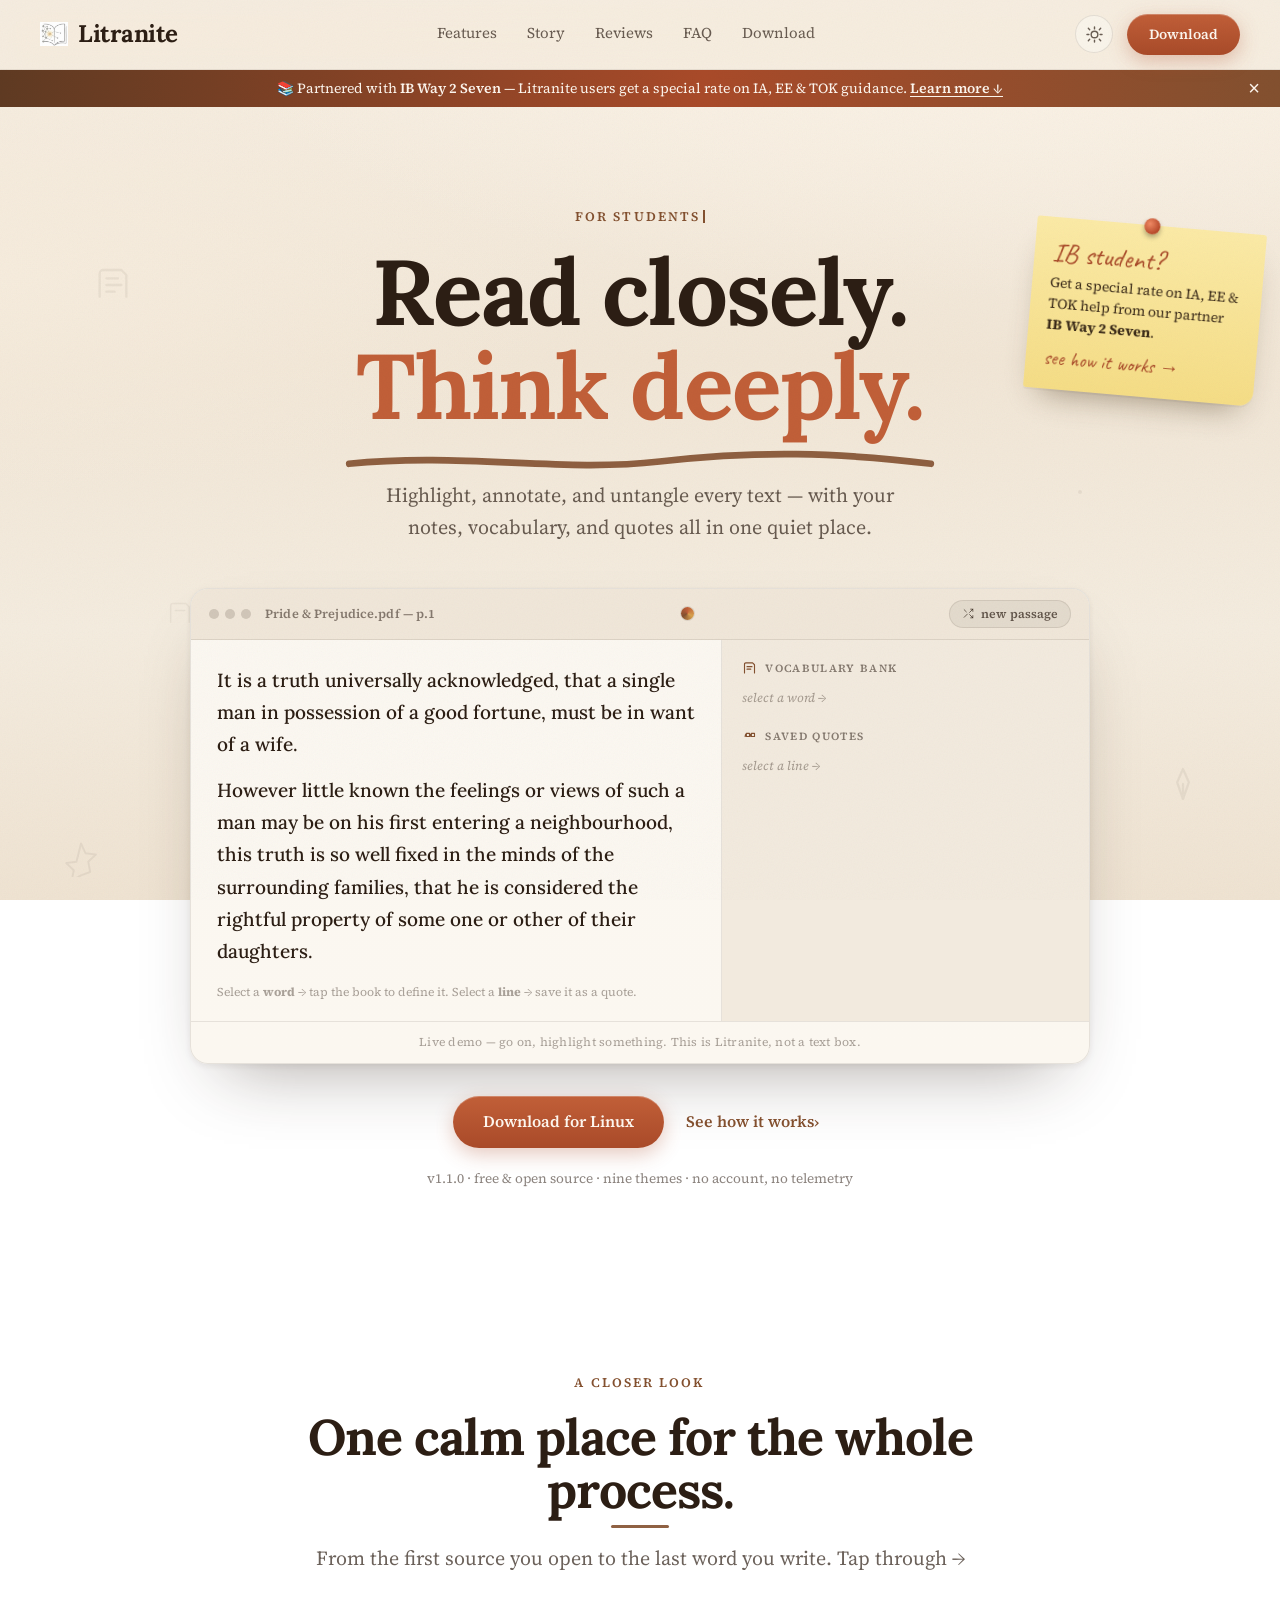
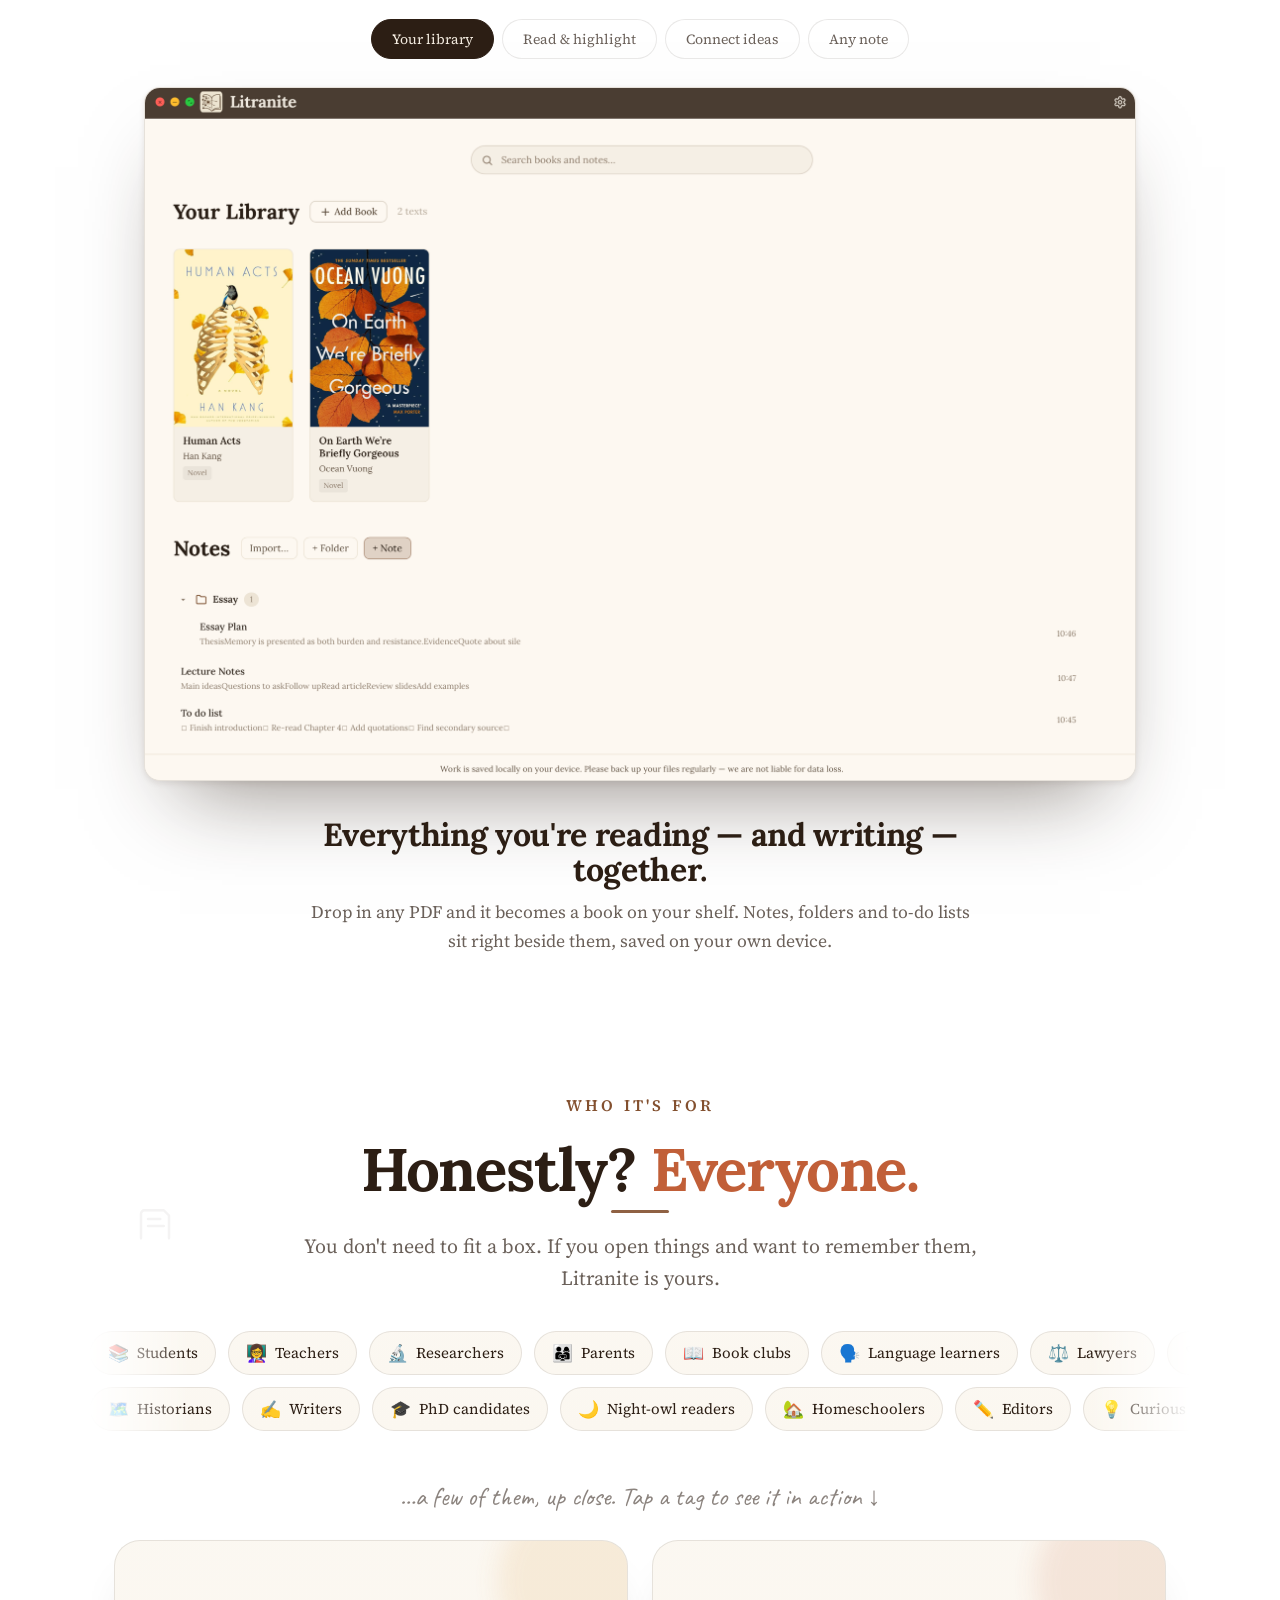
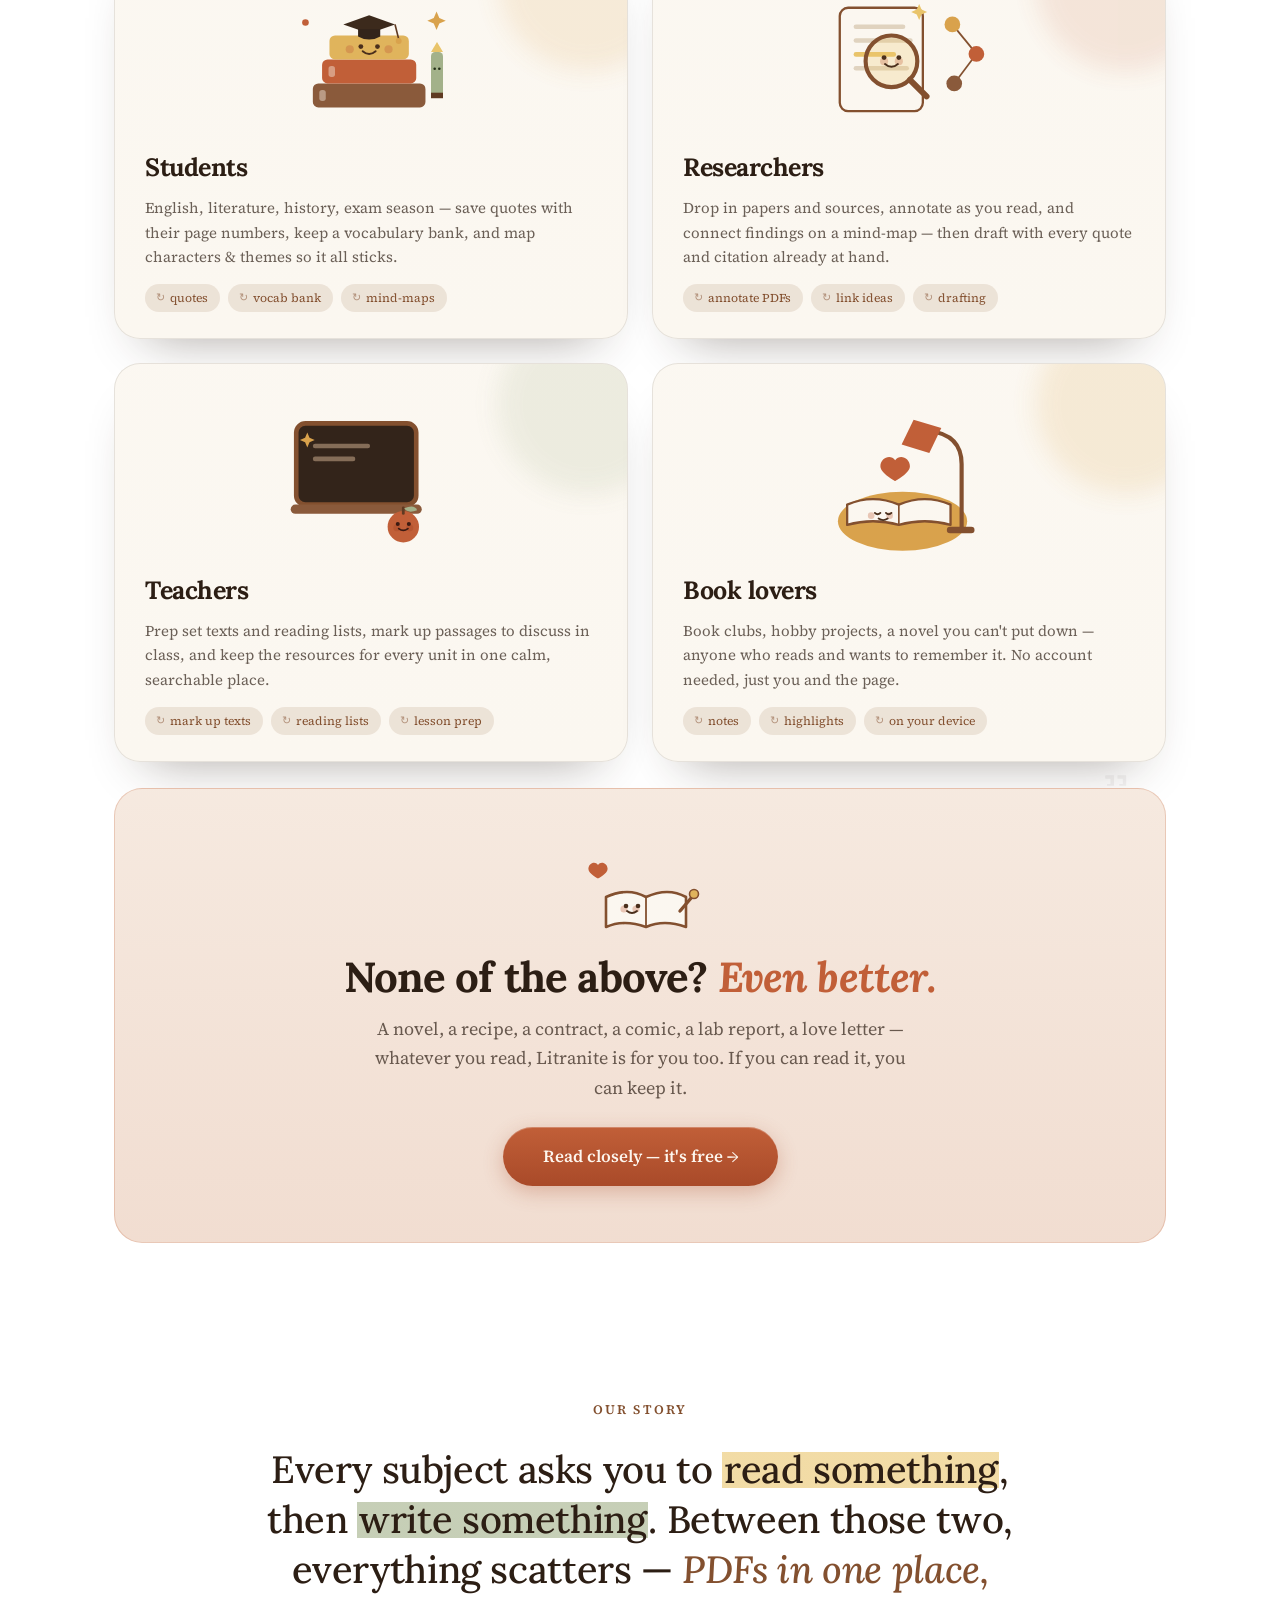
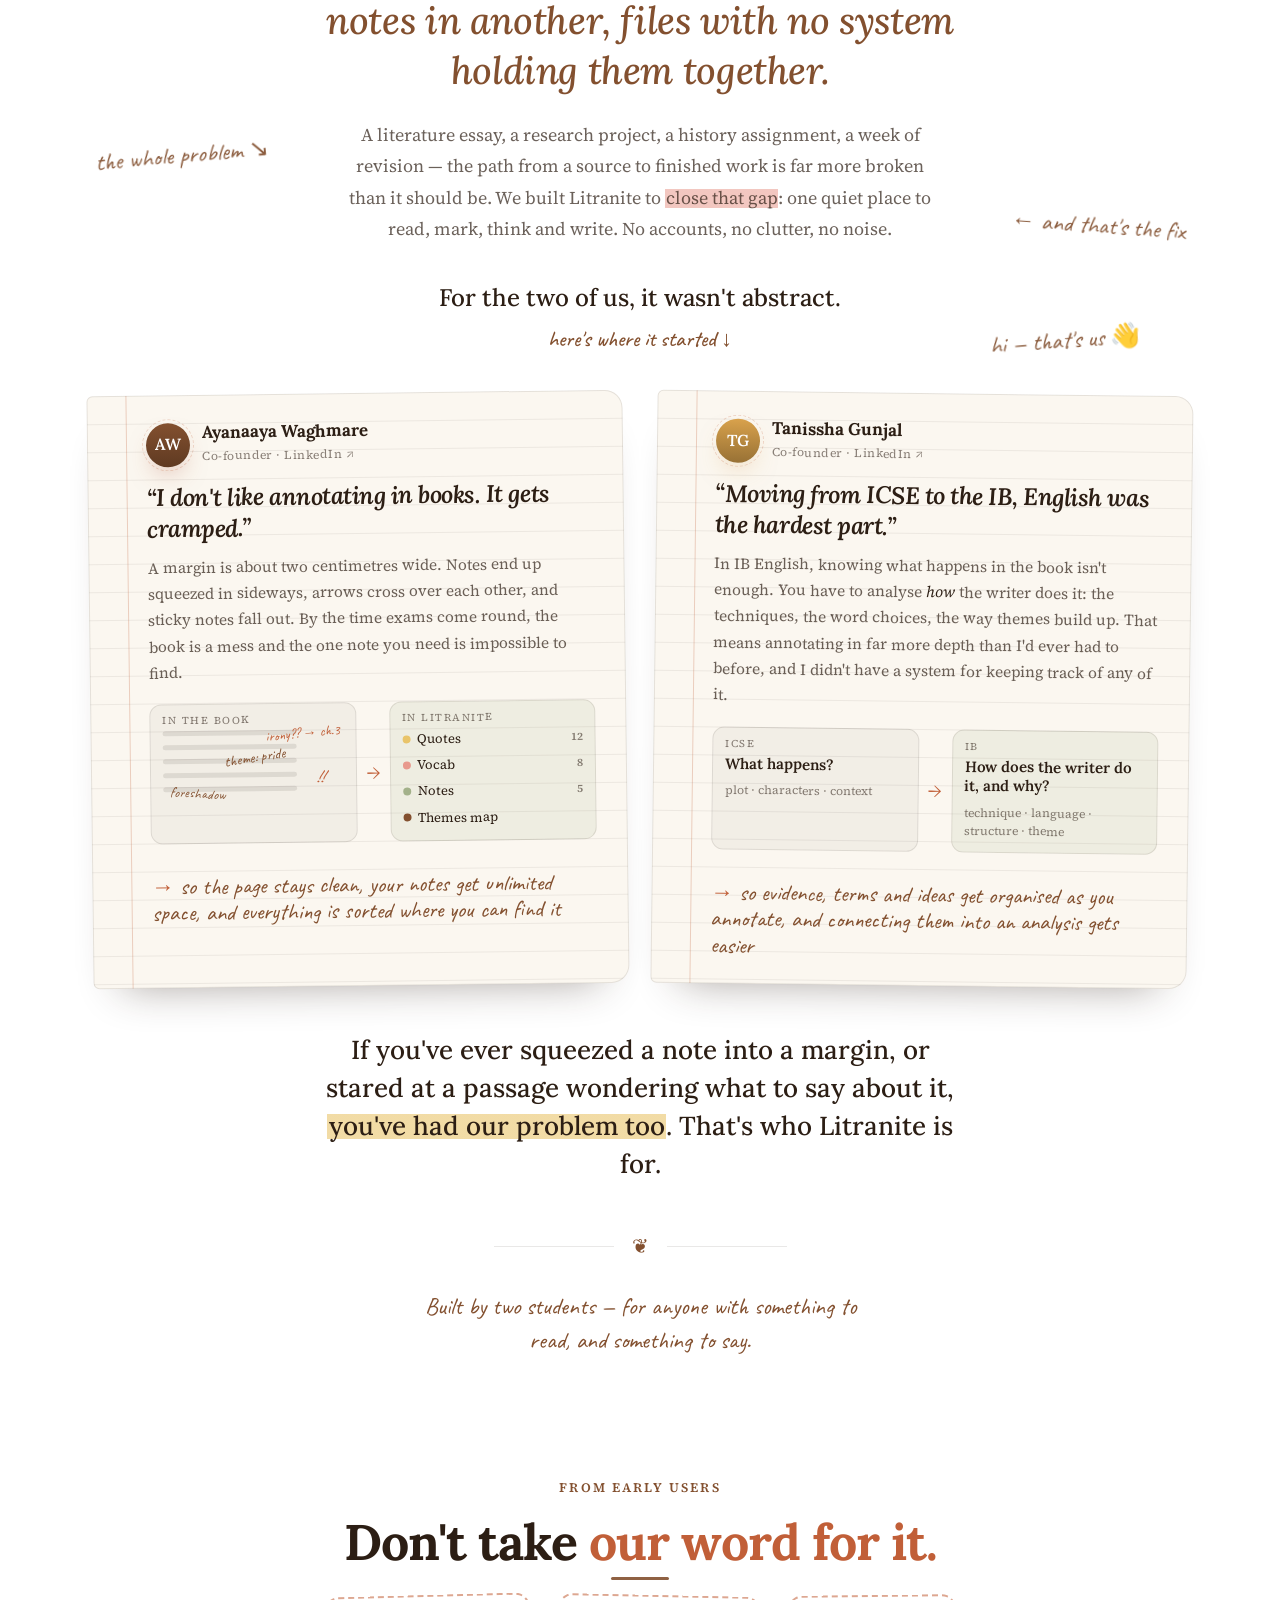
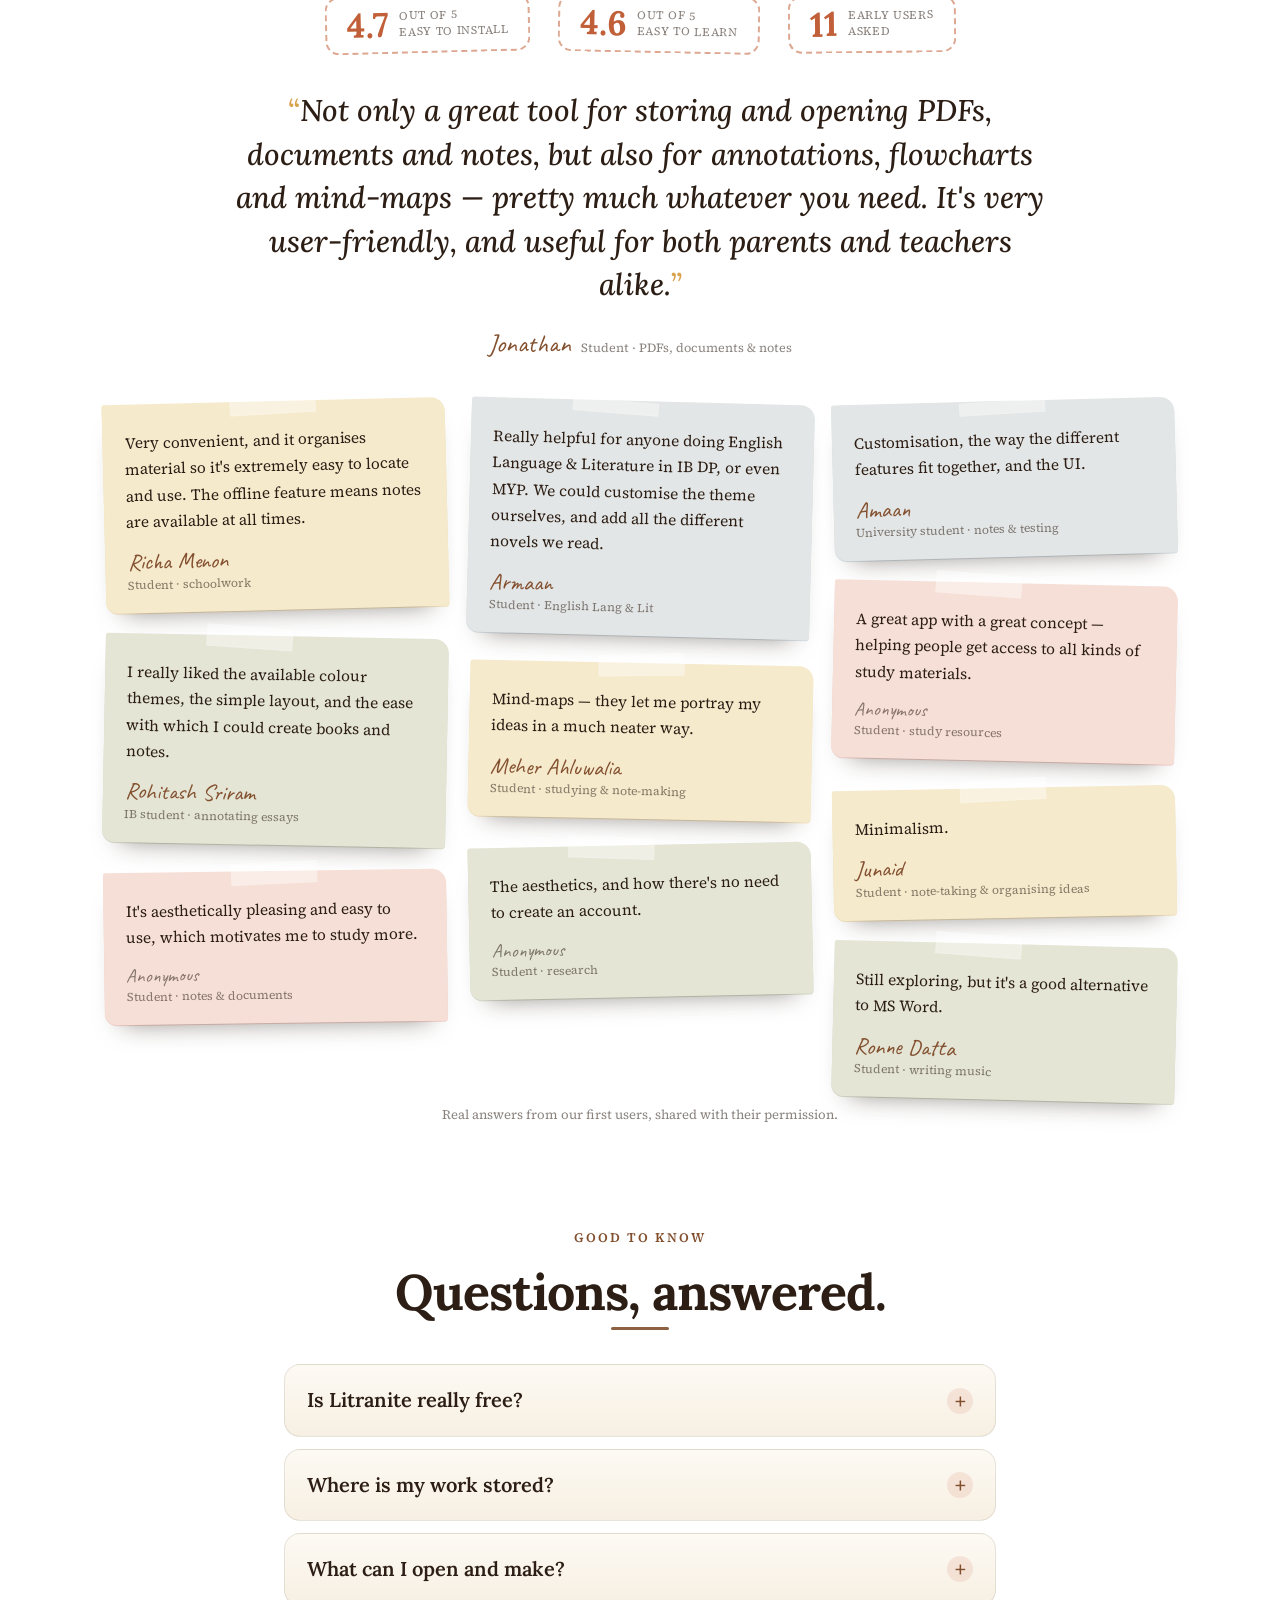
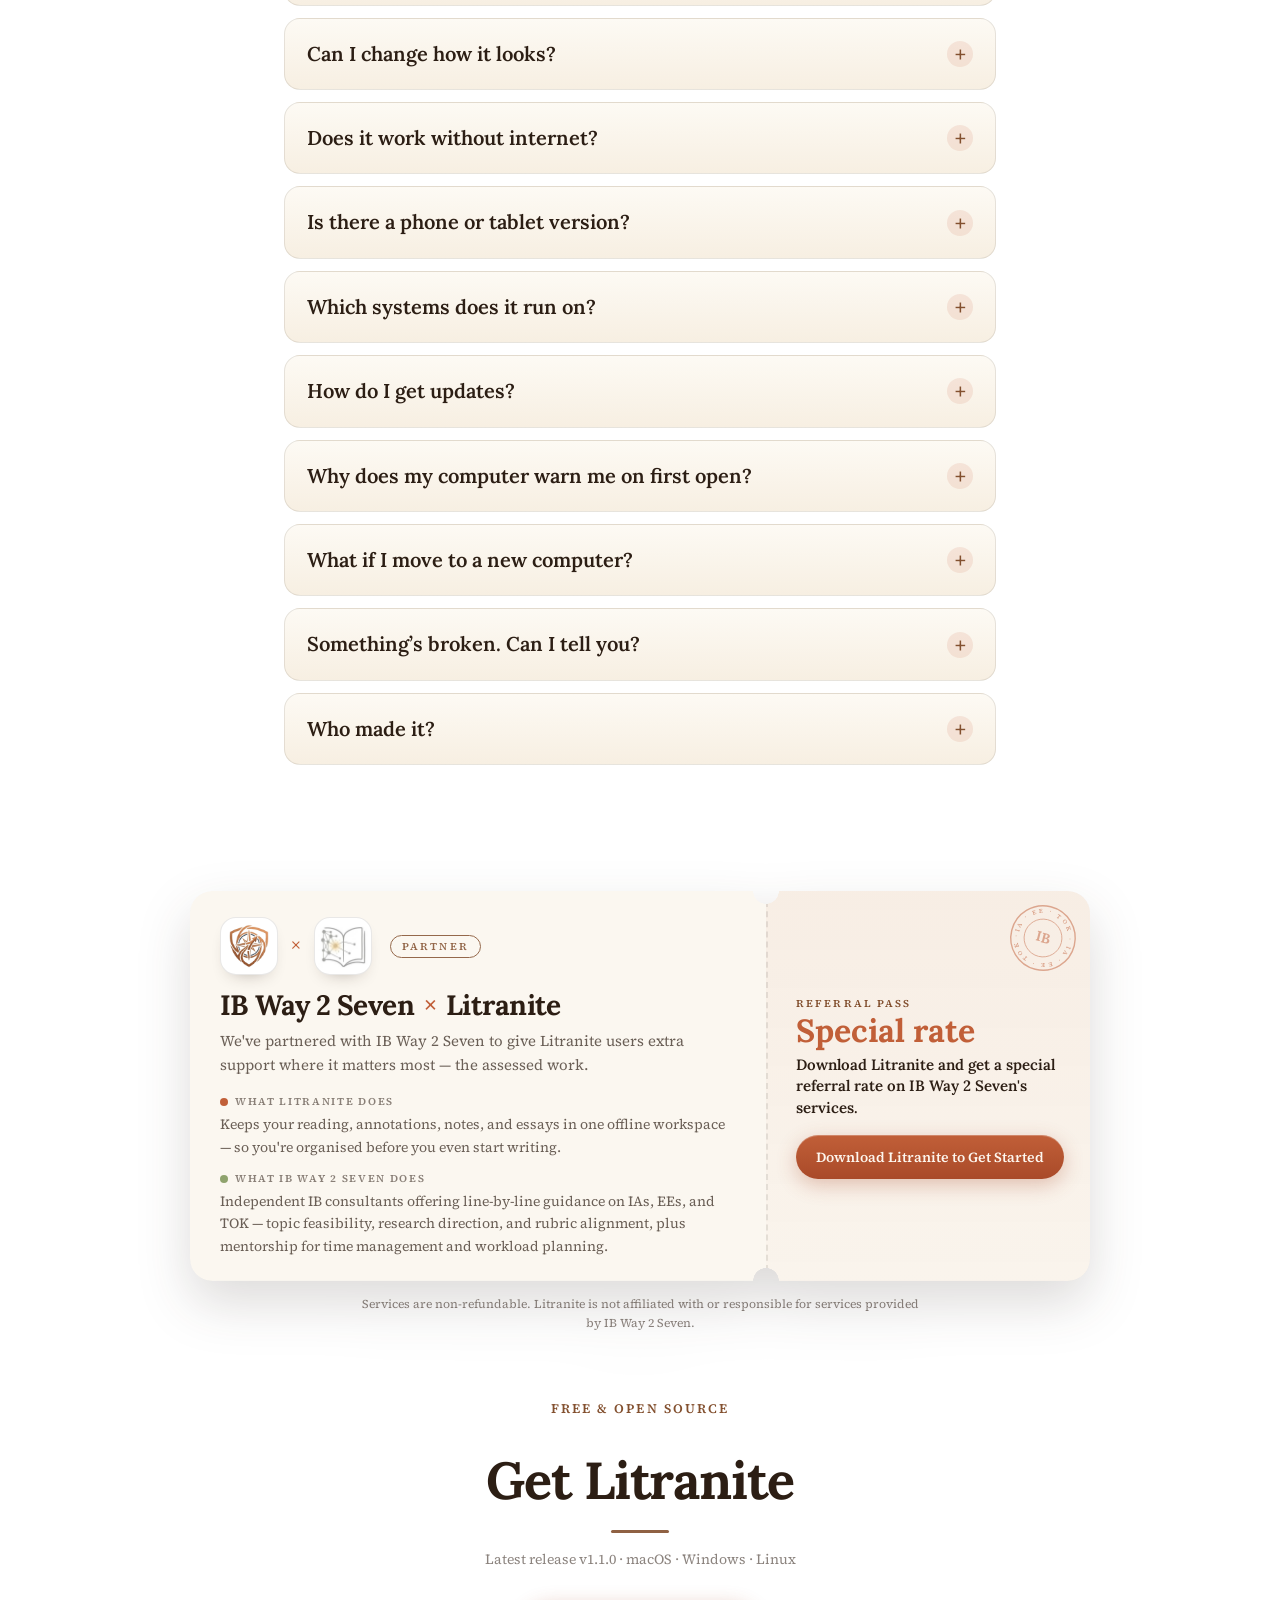
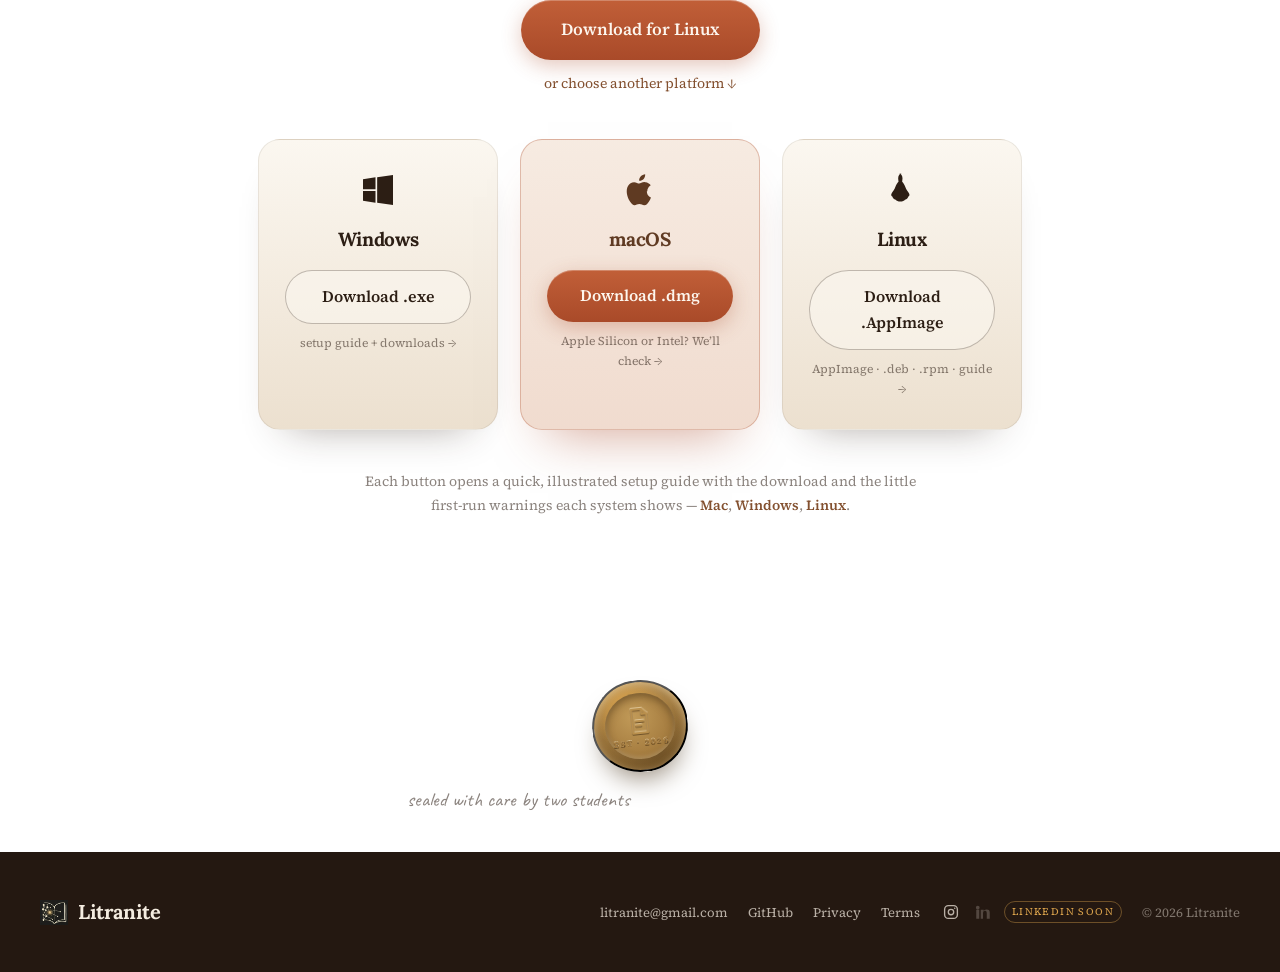
<file: index.html>
<!DOCTYPE html>
<html lang="en">
<head>
<meta charset="utf-8">
<meta name="viewport" content="width=device-width, initial-scale=1">
<title>Litranite — Read closely. Think deeply.</title>
<meta name="description" content="Litranite keeps close reading in one place — highlight, annotate, build a vocabulary bank, and draft essays with your quotes at hand. Free for macOS, Windows, and Linux.">
<meta name="theme-color" content="#f4ece0">
<!-- Social preview. On deploy, change og:image / og:url to absolute URLs (e.g. https://your-domain/assets/og-image.png). -->
<meta property="og:type" content="website">
<meta property="og:site_name" content="Litranite">
<meta property="og:title" content="Litranite — Read closely. Think deeply.">
<meta property="og:description" content="Read a PDF, highlight it, and build a vocabulary bank &amp; quote list — all in one quiet place. Free for macOS, Windows, and Linux.">
<meta property="og:image" content="https://litranite.github.io/assets/og-image.png">
<meta property="og:url" content="https://litranite.github.io/">
<meta property="og:image:width" content="1200">
<meta property="og:image:height" content="630">
<meta name="twitter:card" content="summary_large_image">
<meta name="twitter:title" content="Litranite — Read closely. Think deeply.">
<meta name="twitter:description" content="Read a PDF, highlight it, and build a vocabulary bank &amp; quote list — all in one quiet place.">
<meta name="twitter:image" content="https://litranite.github.io/assets/og-image.png">
<link rel="icon" type="image/png" href="assets/logo.png">
<link rel="preconnect" href="https://fonts.googleapis.com">
<link rel="preconnect" href="https://fonts.gstatic.com" crossorigin>
<link href="https://fonts.googleapis.com/css2?family=Caveat:wght@500;600&family=Lora:ital,wght@0,500;0,600;0,700;1,500&family=Source+Serif+4:ital,wght@0,400;0,600;1,400&display=swap" rel="stylesheet">
<link rel="stylesheet" href="styles.css?v=23">
<script>
  /* set theme before paint to avoid a flash */
  (function () {
    try {
      var t = localStorage.getItem('litranite-theme');
      var dark = ['dark','serif-dark','amoled','nord','catppuccin','everforest'];
      if (!t) t = matchMedia('(prefers-color-scheme: dark)').matches ? 'dark' : 'light';
      document.documentElement.setAttribute('data-theme', t);
      document.documentElement.setAttribute('data-scheme', dark.indexOf(t) >= 0 ? 'dark' : 'light');
      if (localStorage.getItem('litranite-partner-bar') === 'dismissed') document.documentElement.classList.add('pb-dismissed');
    } catch (e) {}
  })();
</script>
</head>
<body>

<div class="read-progress" aria-hidden="true"><span></span></div>

<header class="nav">
  <a class="logo" href="#top">
    <img class="logo-mark lm-light" src="assets/logo.png" alt="" width="28" height="28">
    <img class="logo-mark lm-dark" src="assets/logo-on-dark.png" alt="" width="28" height="28">
    <span class="logo-word">Litranite</span>
  </a>
  <nav class="nav-links" aria-label="Main">
    <a href="#features">Features</a>
    <a href="#story">Story</a>
    <a href="#testimonials">Reviews</a>
    <a href="#faq">FAQ</a>
    <a href="#download">Download</a>
  </nav>
  <div class="nav-right">
    <button class="theme-toggle" id="theme-btn" type="button" aria-label="Switch between day and night reading" title="Day / night">
      <svg class="ic-sun" viewBox="0 0 24 24" fill="none" stroke="currentColor" stroke-width="1.8" stroke-linecap="round"><circle cx="12" cy="12" r="4.2"/><path d="M12 2.5v2.4M12 19.1v2.4M4.2 4.2l1.7 1.7M18.1 18.1l1.7 1.7M2.5 12h2.4M19.1 12h2.4M4.2 19.8l1.7-1.7M18.1 5.9l1.7-1.7"/></svg>
      <svg class="ic-moon" viewBox="0 0 24 24" fill="none" stroke="currentColor" stroke-width="1.8" stroke-linecap="round" stroke-linejoin="round"><path d="M20 14.5A8 8 0 1 1 9.5 4a6.3 6.3 0 0 0 10.5 10.5Z"/></svg>
    </button>
    <a class="btn btn-solid" href="#download">Download</a>
  </div>
</header>

<!-- Partner announcement: points at the section below, never off-site -->
<div class="partner-bar" id="partner-bar" role="region" aria-label="Partner announcement">
  <p class="pb-text"><span class="pb-ico" aria-hidden="true">📚</span> Partnered with <b>IB Way 2 Seven</b><span class="pb-long"> — Litranite users get a special rate on IA, EE &amp; TOK guidance.</span> <a href="#ibway2seven-partnership">Learn more</a></p>
  <button type="button" class="pb-close" aria-label="Dismiss announcement">×</button>
</div>

<main id="top">

  <!-- HERO -->
  <section class="hero">
    <div class="ambient" aria-hidden="true">
      <svg class="amb amb-1" viewBox="0 0 24 24" fill="none" stroke="currentColor" stroke-width="1.4" stroke-linecap="round" stroke-linejoin="round"><path d="M4 19V5a2 2 0 0 1 2-2h11l3 3v13"/><path d="M8 8h7M8 12h9M8 16h5"/></svg>
      <svg class="amb amb-2" viewBox="0 0 24 24" fill="currentColor"><path d="M7 7h5v6H8v-1h2V9H7zM14 7h5v6h-4v-1h2V9h-3z"/></svg>
      <svg class="amb amb-3" viewBox="0 0 24 24" fill="none" stroke="currentColor" stroke-width="1.4" stroke-linecap="round" stroke-linejoin="round"><path d="M12 2.5l3.2 6.9 7.3.9-5.4 5 1.4 7.3L12 25l-6.5 3.6 1.4-7.3-5.4-5 7.3-.9z"/></svg>
      <svg class="amb amb-4" viewBox="0 0 24 24" fill="none" stroke="currentColor" stroke-width="1.4" stroke-linecap="round" stroke-linejoin="round"><path d="M12 3l3.5 8L12 21l-3.5-10z"/><path d="M12 12v6"/></svg>
      <svg class="amb amb-5" viewBox="0 0 24 24" fill="none" stroke="currentColor" stroke-width="1.4" stroke-linecap="round" stroke-linejoin="round"><path d="M4 19V5a2 2 0 0 1 2-2h11l3 3v13"/><path d="M8 9h8"/></svg>
      <svg class="amb amb-6" viewBox="0 0 24 24" fill="currentColor"><circle cx="12" cy="12" r="3"/></svg>
    </div>
    <span class="eyebrow" aria-label="For readers of every age — students, teachers, and everyone">For <span class="type-rot" id="type-rot">students</span><span class="type-caret" aria-hidden="true"></span></span>
    <h1 data-underline>Read closely.<br><span class="accent">Think deeply.</span></h1>
    <p class="lead">Highlight, annotate, and untangle every text — with your notes, vocabulary, and quotes all in one quiet place.</p>

    <!-- interactive reader demo — the thing only Litranite does -->
    <div class="reader-demo" aria-label="Try Litranite">
      <div class="reader-chrome">
        <span class="reader-dots"><i></i><i></i><i></i></span>
        <span class="reader-file" id="reader-file">Pride &amp; Prejudice.pdf — p.1</span>
        <button class="peb-one" id="peb-one" type="button" title="Try another theme" aria-label="Try another theme"><span></span></button>
        <button class="reader-shuffle" id="reader-shuffle" type="button" aria-label="Load a different passage"><svg viewBox="0 0 24 24" fill="none" stroke="currentColor" stroke-width="1.7" stroke-linecap="round" stroke-linejoin="round"><path d="M16 4h4v4M20 4l-6 6M16 20h4v-4M20 20l-6-6M4 5l4 4M4 19l6-6"/></svg>new passage</button>
      </div>

      <div class="reader-split">
        <div class="reader-page">
          <div class="reader-body" id="demo-text">
            <p>It is a truth universally acknowledged, that a single man in possession of a good fortune, must be in want of a wife.</p>
            <p>However little known the feelings or views of such a man may be on his first entering a neighbourhood, this truth is so well fixed in the minds of the surrounding families, that he is considered the rightful property of some one or other of their daughters.</p>
          </div>
          <p class="reader-page-hint" id="demo-hint">Select a <b>word</b> → tap the book to define it. Select a <b>line</b> → save it as a quote.</p>
        </div>

        <aside class="reader-panel" aria-label="Your study panel">
          <div class="rp-section">
            <div class="rp-head">
              <svg viewBox="0 0 24 24" fill="none" stroke="currentColor" stroke-width="1.8" stroke-linecap="round" stroke-linejoin="round"><path d="M4 19V5a2 2 0 0 1 2-2h11l3 3v13"/><path d="M8 9h8M8 13h6"/></svg>
              Vocabulary bank <span class="rp-count" id="vocab-count"></span>
            </div>
            <ul class="rp-list" id="vocab-list"><li class="rp-empty">select a word →</li></ul>
          </div>
          <div class="rp-section">
            <div class="rp-head">
              <svg viewBox="0 0 24 24" fill="none" stroke="currentColor" stroke-width="1.8" stroke-linecap="round" stroke-linejoin="round"><path d="M7 7h5v5H7zM7 7c-1.5 1-2 2.5-2 5M15 7h5v5h-5zM15 7c-1.5 1-2 2.5-2 5"/></svg>
              Saved quotes <span class="rp-count" id="quote-count"></span>
            </div>
            <ul class="rp-list" id="quote-list"><li class="rp-empty">select a line →</li></ul>
          </div>
        </aside>
      </div>

      <div class="reader-foot">
        <span class="reader-tag">Live demo — go on, highlight something. This is Litranite, not a text box.</span>
      </div>
    </div>

    <div class="hero-ctas">
      <a class="btn btn-solid btn-download" id="hero-download" href="#download">Download Free</a>
      <a class="btn btn-ghost" href="#features">See how it works</a>
    </div>
    <a class="ib-note" href="#ibway2seven-partnership">
      <span class="ib-pin" aria-hidden="true"></span>
      <span class="ib-note-k">IB student?</span>
      Get a special rate on IA, EE &amp; TOK help from our partner <b>IB Way 2 Seven</b>.
      <span class="ib-note-go">see how it works →</span>
    </a>
    <p class="hero-sub"><span class="js-version">v1.1.0</span> · free &amp; open source · nine themes · no account, no telemetry</p>
  </section>

  <!-- SHOWCASE — big, switchable screenshots -->
  <section class="showcase" id="features">
    <div class="sc-head reveal">
      <span class="eyebrow">A closer look</span>
      <h2 data-underline>One calm place for the whole process.</h2>
      <p class="lead">From the first source you open to the last word you write. Tap through →</p>
    </div>

    <div class="feature-tabs reveal" role="tablist" aria-label="Features">
      <button class="feature-tab on" type="button" role="tab" data-i="0" aria-selected="true">Your library</button>
      <button class="feature-tab" type="button" role="tab" data-i="1" aria-selected="false">Read &amp; highlight</button>
      <button class="feature-tab" type="button" role="tab" data-i="2" aria-selected="false">Connect ideas</button>
      <button class="feature-tab" type="button" role="tab" data-i="3" aria-selected="false">Any note</button>
    </div>

    <div class="feature-stage reveal">
      <div class="feature-slide on" data-i="0">
        <figure class="feature-shot"><img src="assets/app-library.png" alt="Litranite library with book covers and a list of notes"></figure>
        <div class="feature-cap">
          <h3>Everything you're reading — and writing — together.</h3>
          <p>Drop in any PDF and it becomes a book on your shelf. Notes, folders and to-do lists sit right beside them, saved on your own device.</p>
        </div>
      </div>
      <div class="feature-slide" data-i="1">
        <figure class="feature-shot"><img src="assets/app-reader.png" alt="Litranite reading a PDF with colour highlights and a live vocabulary bank"></figure>
        <div class="feature-cap">
          <h3>Read the source, right inside the app.</h3>
          <p>Open a PDF, highlight in colour, and every mark flows into a vocabulary bank and quote list — each one kept with its page. This is the part other note apps can't do.</p>
        </div>
      </div>
      <div class="feature-slide" data-i="2">
        <figure class="feature-shot"><img src="assets/app-mindmap.png" alt="Litranite mind-map linking characters and themes"></figure>
        <div class="feature-cap">
          <h3>Map how it all connects.</h3>
          <p>Lay characters, themes, evidence and ideas out as a mind-map and draw the links between them — the big picture, in a single glance.</p>
        </div>
      </div>
      <div class="feature-slide" data-i="3">
        <figure class="feature-shot"><img src="assets/app-note.png" alt="A note in Litranite — a simple travel checklist"></figure>
        <div class="feature-cap">
          <h3>A blank page for anything.</h3>
          <p>Research notes, a history timeline, a revision sheet, even a travel checklist — a quiet place to write, for any subject or none at all.</p>
        </div>
      </div>
      <div class="feature-progress"><span class="fp-bar"></span></div>
    </div>
  </section>

  <!-- WHO IT'S FOR — honestly, everyone -->
  <section class="who" id="who">
    <div class="who-ambient" aria-hidden="true">
      <svg class="wa1" viewBox="0 0 24 24" fill="none" stroke="currentColor" stroke-width="1.4" stroke-linecap="round" stroke-linejoin="round"><path d="M4 19V5a2 2 0 0 1 2-2h11l3 3v13"/><path d="M8 8h7M8 12h9"/></svg>
      <svg class="wa2" viewBox="0 0 24 24" fill="currentColor"><path d="M7 7h5v6H8v-1h2V9H7zM14 7h5v6h-4v-1h2V9h-3z"/></svg>
      <svg class="wa3" viewBox="0 0 24 24" fill="none" stroke="currentColor" stroke-width="1.4" stroke-linecap="round" stroke-linejoin="round"><path d="M12 2.5l3.2 6.9 7.3.9-5.4 5 1.4 7.3L12 25l-6.5 3.6 1.4-7.3-5.4-5 7.3-.9z"/></svg>
    </div>

    <div class="who-head reveal">
      <span class="eyebrow">Who it's for</span>
      <h2 data-underline>Honestly? <span class="big">Everyone.</span></h2>
      <p class="lead">You don't need to fit a box. If you open things and want to remember them, Litranite is yours.</p>
    </div>

    <div class="marquee" aria-label="People who use Litranite">
      <div class="marquee-row r1" id="mrow1"></div>
      <div class="marquee-row r2" id="mrow2"></div>
    </div>

    <p class="who-eg reveal">…a few of them, up close. Tap a tag to see it in action ↓</p>

    <div class="who-grid">

      <article class="who-card reveal" data-role="students" style="--tint:rgba(217,162,76,.2)">
        <div class="who-inner">
        <div class="who-face who-front">
        <div class="who-illus">
          <svg class="char-svg" viewBox="0 0 230 182" fill="none">
            <path class="anim tw" d="M186 46 l3 7 7 3 -7 3 -3 7 -3 -7 -7 -3 7 -3z" fill="#d9a24c"/>
            <circle class="anim tw d" cx="44" cy="58" r="3.6" fill="#c15f38"/>
            <g class="char anim bob">
              <rect x="52" y="124" width="122" height="26" rx="6" fill="#8a5a3b"/>
              <rect x="59" y="131" width="7" height="12" rx="3" fill="#f4ece0" opacity=".45"/>
              <rect x="62" y="98" width="102" height="26" rx="6" fill="#c15f38"/>
              <rect x="69" y="105" width="7" height="12" rx="3" fill="#f4ece0" opacity=".45"/>
              <rect x="70" y="72" width="86" height="26" rx="6" fill="#e0b45c"/>
              <circle class="cheek" cx="92" cy="87" r="4.4" fill="#c15f38" opacity=".35"/>
              <circle class="cheek" cx="134" cy="87" r="4.4" fill="#c15f38" opacity=".35"/>
              <g class="eyes bk"><circle cx="104" cy="84" r="2.6" fill="#4a2f1c"/><circle cx="122" cy="84" r="2.6" fill="#4a2f1c"/></g>
              <path d="M106 89 q7 6 14 0" stroke="#4a2f1c" stroke-width="2.1" fill="none" stroke-linecap="round"/>
              <g class="anim capbob" style="transform-origin:113px 62px">
                <path d="M113 50 l28 10 -28 10 -28 -10z" fill="#3c2a1c"/>
                <path d="M101 65 v8 q12 7 24 0 v-8" fill="#33241a"/>
                <line x1="141" y1="60" x2="145" y2="76" stroke="#5f3a22" stroke-width="1.8"/>
                <circle cx="145" cy="78" r="3.2" fill="#d9a24c"/>
              </g>
            </g>
            <g class="anim wig" style="transform-origin:186px 128px">
              <rect x="180" y="90" width="13" height="48" rx="4.5" fill="#a3b18a"/>
              <path d="M180 90 l6.5 -11 6.5 11z" fill="#e9c46a"/>
              <rect x="180" y="134" width="13" height="6" fill="#5f3a22"/>
              <circle cx="184" cy="108" r="1.4" fill="#243018"/>
              <circle cx="189" cy="108" r="1.4" fill="#243018"/>
            </g>
          </svg>
        </div>
        <h3>Students</h3>
        <p>English, literature, history, exam season — save quotes with their page numbers, keep a vocabulary bank, and map characters &amp; themes so it all sticks.</p>
        <div class="who-tags"><button type="button" class="who-tag" data-demo="students-0">quotes</button><button type="button" class="who-tag" data-demo="students-1">vocab bank</button><button type="button" class="who-tag" data-demo="students-2">mind-maps</button></div>
              </div>
        </div>
      </article>

      <article class="who-card reveal" data-role="researchers" style="--tint:rgba(193,95,56,.17)">
        <div class="who-inner">
        <div class="who-face who-front">
        <div class="who-illus">
          <svg class="char-svg" viewBox="0 0 230 182" fill="none">
            <rect x="40" y="42" width="90" height="112" rx="9" fill="#fbf7f0" stroke="#83502f" stroke-width="2.5"/>
            <rect x="55" y="60" width="56" height="5" rx="2.5" fill="#e0d3bf"/>
            <rect x="55" y="75" width="64" height="5" rx="2.5" fill="#e0d3bf"/>
            <rect x="55" y="90" width="46" height="5" rx="2.5" fill="#e9c46a"/>
            <rect x="55" y="105" width="60" height="5" rx="2.5" fill="#e0d3bf"/>
            <path class="anim tw d2" d="M126 38 l2.6 6 6 2.6 -6 2.6 -2.6 6 -2.6 -6 -6 -2.6 6 -2.6z" fill="#e9c46a"/>
            <g class="anim mmpulse" style="transform-origin:186px 96px">
              <line x1="162" y1="60" x2="188" y2="92" stroke="#83502f" stroke-width="1.9"/>
              <line x1="188" y1="92" x2="164" y2="124" stroke="#83502f" stroke-width="1.9"/>
              <circle cx="162" cy="60" r="8.5" fill="#d9a24c"/>
              <circle cx="188" cy="92" r="8.5" fill="#c15f38"/>
              <circle cx="164" cy="124" r="8.5" fill="#8a5a3b"/>
            </g>
            <g class="char anim scan">
              <circle cx="96" cy="100" r="28" fill="rgba(233,196,106,.25)"/>
              <circle cx="96" cy="100" r="28" fill="none" stroke="#83502f" stroke-width="4.5"/>
              <circle class="cheek" cx="88" cy="100" r="4.4" fill="#c15f38" opacity=".3"/>
              <circle class="cheek" cx="104" cy="100" r="4.4" fill="#c15f38" opacity=".3"/>
              <g class="eyes2 bk"><circle cx="88" cy="96" r="2.6" fill="#4a2f1c"/><circle cx="104" cy="96" r="2.6" fill="#4a2f1c"/></g>
              <path d="M89 103 q7 6 14 0" stroke="#4a2f1c" stroke-width="2.1" fill="none" stroke-linecap="round"/>
              <line x1="116" y1="120" x2="134" y2="138" stroke="#83502f" stroke-width="6.5" stroke-linecap="round"/>
            </g>
          </svg>
        </div>
        <h3>Researchers</h3>
        <p>Drop in papers and sources, annotate as you read, and connect findings on a mind-map — then draft with every quote and citation already at hand.</p>
        <div class="who-tags"><button type="button" class="who-tag" data-demo="researchers-0">annotate PDFs</button><button type="button" class="who-tag" data-demo="researchers-1">link ideas</button><button type="button" class="who-tag" data-demo="researchers-2">drafting</button></div>
              </div>
        </div>
      </article>

      <article class="who-card reveal" data-role="teachers" style="--tint:rgba(163,177,138,.22)">
        <div class="who-inner">
        <div class="who-face who-front">
        <div class="who-illus">
          <svg class="char-svg" viewBox="0 0 230 182" fill="none">
            <rect x="34" y="34" width="130" height="88" rx="10" fill="#33241a"/>
            <rect x="34" y="34" width="130" height="88" rx="10" fill="none" stroke="#83502f" stroke-width="5"/>
            <rect x="52" y="56" width="62" height="5" rx="2.5" fill="#c9a98a" opacity=".55"/>
            <rect x="52" y="70" width="46" height="5" rx="2.5" fill="#c9a98a" opacity=".55"/>
            <path class="check" d="M118 74 l11 12 22 -26" stroke="#e9c46a" stroke-width="6" fill="none" stroke-linecap="round" stroke-linejoin="round"/>
            <rect x="28" y="122" width="142" height="10" rx="5" fill="#8a5a3b"/>
            <path class="anim tw" d="M46 44 l2.4 5.6 5.6 2.4 -5.6 2.4 -2.4 5.6 -2.4 -5.6 -5.6 -2.4 5.6 -2.4z" fill="#d9a24c"/>
            <g class="char anim bob2" style="transform-origin:150px 148px">
              <circle cx="150" cy="146" r="17" fill="#c15f38"/>
              <circle class="cheek" cx="143" cy="147" r="3.8" fill="#a94a29" opacity=".45"/>
              <circle class="cheek" cx="157" cy="147" r="3.8" fill="#a94a29" opacity=".45"/>
              <g class="eyes3 bk"><circle cx="144" cy="143" r="2.2" fill="#3c1a12"/><circle cx="156" cy="143" r="2.2" fill="#3c1a12"/></g>
              <path d="M145 148 q5 4 10 0" stroke="#3c1a12" stroke-width="1.9" fill="none" stroke-linecap="round"/>
              <rect x="148.5" y="124" width="3" height="9" rx="1.5" fill="#5f3a22"/>
              <path d="M151 126 q11 -5 14 2 q-10 4 -14 -2z" fill="#a3b18a"/>
            </g>
          </svg>
        </div>
        <h3>Teachers</h3>
        <p>Prep set texts and reading lists, mark up passages to discuss in class, and keep the resources for every unit in one calm, searchable place.</p>
        <div class="who-tags"><button type="button" class="who-tag" data-demo="teachers-0">mark up texts</button><button type="button" class="who-tag" data-demo="teachers-1">reading lists</button><button type="button" class="who-tag" data-demo="teachers-2">lesson prep</button></div>
              </div>
        </div>
      </article>

      <article class="who-card reveal" data-role="booklovers" style="--tint:rgba(217,162,76,.22)">
        <div class="who-inner">
        <div class="who-face who-front">
        <div class="who-illus">
          <svg class="char-svg" viewBox="0 0 230 182" fill="none">
            <ellipse class="anim glow" cx="108" cy="140" rx="70" ry="32" fill="#d9a24c"/>
            <path d="M172 148 V78 q0 -32 -36 -36" stroke="#83502f" stroke-width="4.5" fill="none" stroke-linecap="round"/>
            <path d="M120 30 l30 9 -13 27 -30 -9z" fill="#c15f38"/>
            <rect x="156" y="146" width="30" height="7" rx="3.5" fill="#83502f"/>
            <path class="anim heart" d="M100 74 c-5 -7.5 -16 -2.6 -16 6.4 c0 7.7 16 16 16 16 c0 0 16 -8.3 16 -16 c0 -9 -11 -13.9 -16 -6.4z" fill="#c15f38"/>
            <g class="char anim bob">
              <path d="M48 122 q28 -12 56 0 q28 -12 56 0 l0 22 q-28 -8 -56 0 q-28 -8 -56 0 z" fill="#fbf7f0" stroke="#83502f" stroke-width="2.5" stroke-linejoin="round"/>
              <line x1="104" y1="122" x2="104" y2="144" stroke="#83502f" stroke-width="1.8"/>
              <circle class="cheek" cx="74" cy="134" r="3.6" fill="#c15f38" opacity=".32"/>
              <circle class="cheek" cx="94" cy="134" r="3.6" fill="#c15f38" opacity=".32"/>
              <g class="eyes4 bk"><path d="M78 131 q3 3 6 0" stroke="#4a2f1c" stroke-width="2" fill="none" stroke-linecap="round"/><path d="M90 131 q3 3 6 0" stroke="#4a2f1c" stroke-width="2" fill="none" stroke-linecap="round"/></g>
              <path d="M82 137 q5 3.5 10 0" stroke="#4a2f1c" stroke-width="1.9" fill="none" stroke-linecap="round"/>
            </g>
          </svg>
        </div>
        <h3>Book lovers</h3>
        <p>Book clubs, hobby projects, a novel you can't put down — anyone who reads and wants to remember it. No account needed, just you and the page.</p>
        <div class="who-tags"><button type="button" class="who-tag" data-demo="booklovers-0">notes</button><button type="button" class="who-tag" data-demo="booklovers-1">highlights</button><button type="button" class="who-tag" data-demo="booklovers-2">on your device</button></div>
              </div>
        </div>
      </article>

    </div>

    <div class="who-cta reveal">
      <svg class="wave-char" viewBox="0 0 128 104" fill="none">
        <path class="anim heart" d="M22 20 c-3 -4.5 -9.6 -1.6 -9.6 4 c0 4.6 9.6 9.6 9.6 9.6 c0 0 9.6 -5 9.6 -9.6 c0 -5.6 -6.6 -8.5 -9.6 -4z" fill="#c15f38"/>
        <g class="char anim bob">
          <path d="M30 52 q22 -10 40 0 q22 -10 40 0 l0 30 q-22 -8 -40 0 q-22 -8 -40 0z" fill="#fbf7f0" stroke="#83502f" stroke-width="2.6" stroke-linejoin="round"/>
          <line x1="70" y1="52" x2="70" y2="82" stroke="#83502f" stroke-width="1.8"/>
          <circle class="cheek" cx="48" cy="64" r="3.6" fill="#c15f38" opacity=".32"/>
          <circle class="cheek" cx="60" cy="64" r="3.6" fill="#c15f38" opacity=".32"/>
          <g class="eyes5 bk"><circle cx="50" cy="61" r="2.3" fill="#4a2f1c"/><circle cx="62" cy="61" r="2.3" fill="#4a2f1c"/></g>
          <path d="M51 66 q5 4 10 0" stroke="#4a2f1c" stroke-width="1.9" fill="none" stroke-linecap="round"/>
          <g class="anim wave" style="transform-origin:104px 66px">
            <line x1="104" y1="66" x2="116" y2="52" stroke="#83502f" stroke-width="3.4" stroke-linecap="round"/>
            <circle cx="118" cy="49" r="4.5" fill="#e0b45c" stroke="#83502f" stroke-width="1.6"/>
          </g>
        </g>
      </svg>
      <h3>None of the above? <em>Even better.</em></h3>
      <p>A novel, a recipe, a contract, a comic, a lab report, a love letter — whatever you read, Litranite is for you too. If you can read it, you can keep it.</p>
      <a class="btn btn-solid btn-lg" href="#download">Read closely — it's free →</a>
    </div>
  </section>

  <!-- OUR STORY — the problem, then the two of us who hit it -->
  <section class="colophon" id="story">
    <span class="margin-note mn-1" aria-hidden="true">the whole problem&nbsp;↘</span>
    <span class="margin-note mn-2" aria-hidden="true">&larr; and that's the fix</span>
    <span class="margin-note mn-3" aria-hidden="true">hi — that's us&nbsp;👋</span>
    <div class="colophon-inner">
      <span class="eyebrow reveal">Our story</span>
      <p class="colophon-lead reveal">Every subject asks you to <span class="sweep" data-c="amber">read something</span>, then <span class="sweep" data-c="green">write something</span>. Between those two, everything scatters — <em>PDFs in one place, notes in another, files with no system holding them together.</em></p>
      <p class="colophon-body reveal">A literature essay, a research project, a history assignment, a week of revision — the path from a source to finished work is far more broken than it should be. We built Litranite to <span class="sweep" data-c="rose">close that gap</span>: one quiet place to read, mark, think and write. No accounts, no clutter, no noise.</p>
      <p class="story-bridge reveal">For the two of us, it wasn't abstract.<span>here's where it started ↓</span></p>
    </div>

    <div class="story-founders">
      <div class="why-grid">
      <article class="why-card reveal" style="--r:-.7deg">
        <a class="why-who" href="https://www.linkedin.com/in/ayanaaya-w-1176b4291/" target="_blank" rel="noopener noreferrer">
          <span class="monogram why-mono">AW</span>
          <div><b>Ayanaaya Waghmare</b><span>Co-founder · LinkedIn ↗</span></div>
        </a>
        <h3>“I don't like annotating in books. It gets cramped.”</h3>
        <p>A margin is about two centimetres wide. Notes end up squeezed in sideways, arrows cross over each other, and sticky notes fall out. By the time exams come round, the book is a mess and the one note you need is impossible to find.</p>
        <div class="why-ba" aria-hidden="true">
          <div class="ba-side ba-before">
            <span class="ba-lbl">in the book</span>
            <div class="ba-page">
              <i></i><i></i><i></i><i></i><i></i>
              <span class="scr s1">irony?? → ch.3</span>
              <span class="scr s2">theme: pride</span>
              <span class="scr s3">!!</span>
              <span class="scr s4">foreshadow</span>
            </div>
          </div>
          <span class="ba-arrow">→</span>
          <div class="ba-side ba-after">
            <span class="ba-lbl">in Litranite</span>
            <ul>
              <li><em class="d1"></em>Quotes <b>12</b></li>
              <li><em class="d2"></em>Vocab <b>8</b></li>
              <li><em class="d3"></em>Notes <b>5</b></li>
              <li><em class="d4"></em>Themes map</li>
            </ul>
          </div>
        </div>
        <p class="why-fix"><span>→</span> so the page stays clean, your notes get unlimited space, and everything is sorted where you can find it</p>
      </article>

      <article class="why-card reveal" style="--r:.7deg">
        <a class="why-who" href="https://www.linkedin.com/in/tanissha-gunjal-754a77383/" target="_blank" rel="noopener noreferrer">
          <span class="monogram why-mono">TG</span>
          <div><b>Tanissha Gunjal</b><span>Co-founder · LinkedIn ↗</span></div>
        </a>
        <h3>“Moving from ICSE to the IB, English was the hardest part.”</h3>
        <p>In IB English, knowing what happens in the book isn't enough. You have to analyse <em>how</em> the writer does it: the techniques, the word choices, the way themes build up. That means annotating in far more depth than I'd ever had to before, and I didn't have a system for keeping track of any of it.</p>
        <div class="why-ba" aria-hidden="true">
          <div class="ba-side ba-before">
            <span class="ba-lbl">ICSE</span>
            <p class="ba-q">What happens?</p>
            <p class="ba-s">plot · characters · context</p>
          </div>
          <span class="ba-arrow">→</span>
          <div class="ba-side ba-after">
            <span class="ba-lbl">IB</span>
            <p class="ba-q">How does the writer do it, and why?</p>
            <p class="ba-s">technique · language · structure · theme</p>
          </div>
        </div>
        <p class="why-fix"><span>→</span> so evidence, terms and ideas get organised as you annotate, and connecting them into an analysis gets easier</p>
      </article>
    </div>

      <p class="why-close reveal">If you've ever squeezed a note into a margin, or stared at a passage wondering what to say about it, <span class="sweep" data-c="amber">you've had our problem too</span>. That's who Litranite is for.</p>
    </div>

    <div class="colophon-inner makers reveal">
      <div class="rule-orn"><span>&#10086;</span></div>
      <p class="makers-sign">Built by two students — for anyone with something to read, and something to say.</p>
    </div>
  </section>

  <!-- TESTIMONIALS — a pinboard of notes. Names appear exactly as each
       person consented on the form (full name / first name / anonymous) -->
  <section class="testi" id="testimonials">
    <div class="te-head reveal">
      <span class="eyebrow">From early users</span>
      <h2 data-underline>Don't take <span class="accent">our word for it.</span></h2>
      <div class="te-stamps">
        <div class="te-stamp"><b>4.7</b><span>out of 5<br>easy to install</span></div>
        <div class="te-stamp"><b>4.6</b><span>out of 5<br>easy to learn</span></div>
        <div class="te-stamp"><b>11</b><span>early users<br>asked</span></div>
      </div>
    </div>

    <figure class="te-featured reveal">
      <blockquote>Not only a great tool for storing and opening PDFs, documents and notes, but also for <span class="sweep" data-c="amber">annotations, flowcharts and mind-maps</span> — pretty much whatever you need. It's very user-friendly, and useful for both parents and teachers alike.</blockquote>
      <figcaption><span class="tf-name">Jonathan</span><span class="tf-role">Student · PDFs, documents &amp; notes</span></figcaption>
    </figure>

    <div class="te-wall">
        <figure class="tnote reveal" style="--tint:#e9c46a;--r:-1.4deg">
          <blockquote>Very convenient, and it organises material so it's extremely easy to locate and use. The offline feature means notes are available at all times.</blockquote>
          <figcaption><span class="tn-name">Richa Menon</span><span class="tn-role">Student · schoolwork</span></figcaption>
        </figure>
        <figure class="tnote reveal" style="--tint:#a3b18a;--r:1.1deg">
          <blockquote>I really liked the available colour themes, the simple layout, and the ease with which I could create books and notes.</blockquote>
          <figcaption><span class="tn-name">Rohitash Sriram</span><span class="tn-role">IB student · annotating essays</span></figcaption>
        </figure>
        <figure class="tnote reveal" style="--tint:#e8998d;--r:-0.8deg">
          <blockquote>It's aesthetically pleasing and easy to use, which motivates me to study more.</blockquote>
          <figcaption><span class="tn-name tn-anon">Anonymous</span><span class="tn-role">Student · notes &amp; documents</span></figcaption>
        </figure>
        <figure class="tnote reveal" style="--tint:#9db7c9;--r:1.5deg">
          <blockquote>Really helpful for anyone doing English Language &amp; Literature in IB DP, or even MYP. We could customise the theme ourselves, and add all the different novels we read.</blockquote>
          <figcaption><span class="tn-name">Armaan</span><span class="tn-role">Student · English Lang &amp; Lit</span></figcaption>
        </figure>
        <figure class="tnote reveal" style="--tint:#e9c46a;--r:1.2deg">
          <blockquote>Mind-maps — they let me portray my ideas in a much neater way.</blockquote>
          <figcaption><span class="tn-name">Meher Ahluwalia</span><span class="tn-role">Student · studying &amp; note-making</span></figcaption>
        </figure>
        <figure class="tnote reveal" style="--tint:#a3b18a;--r:-1.2deg">
          <blockquote>The aesthetics, and how there's no need to create an account.</blockquote>
          <figcaption><span class="tn-name tn-anon">Anonymous</span><span class="tn-role">Student · research</span></figcaption>
        </figure>
        <figure class="tnote reveal" style="--tint:#9db7c9;--r:-1.5deg">
          <blockquote>Customisation, the way the different features fit together, and the UI.</blockquote>
          <figcaption><span class="tn-name">Amaan</span><span class="tn-role">University student · notes &amp; testing</span></figcaption>
        </figure>
        <figure class="tnote reveal" style="--tint:#e8998d;--r:1.3deg">
          <blockquote>A great app with a great concept — helping people get access to all kinds of study materials.</blockquote>
          <figcaption><span class="tn-name tn-anon">Anonymous</span><span class="tn-role">Student · study resources</span></figcaption>
        </figure>
        <figure class="tnote reveal" style="--tint:#e9c46a;--r:-1.1deg">
          <blockquote>Minimalism.</blockquote>
          <figcaption><span class="tn-name">Junaid</span><span class="tn-role">Student · note-taking &amp; organising ideas</span></figcaption>
        </figure>
        <figure class="tnote reveal" style="--tint:#a3b18a;--r:1.4deg">
          <blockquote>Still exploring, but it's a good alternative to MS Word.</blockquote>
          <figcaption><span class="tn-name">Ronne Datta</span><span class="tn-role">Student · writing music</span></figcaption>
        </figure>
    </div>
    <p class="te-note reveal">Real answers from our first users, shared with their permission.</p>
  </section>

  <!-- FAQ -->
  <section class="faq" id="faq">
    <div class="faq-head reveal">
      <span class="eyebrow">Good to know</span>
      <h2 data-underline>Questions, answered.</h2>
    </div>
    <div class="faq-list reveal">
      <details class="faq-item">
        <summary>Is Litranite really free?<span class="faq-q-icon">+</span></summary>
        <div class="faq-a">Yes — the app you download today is completely free and open source, with no trial timer and no paywall. (Down the line we may add an optional, paid AI-powered version, but the core reading &amp; note-taking app will always stay free.)</div>
      </details>
      <details class="faq-item">
        <summary>Where is my work stored?<span class="faq-q-icon">+</span></summary>
        <div class="faq-a">Entirely on your own device — no account, no cloud, no telemetry. Your notes and annotations are saved as plain markdown and JSON files you can open with anything. (Because it’s local, do keep your own backups; there’s a one-click export built in.)</div>
      </details>
      <details class="faq-item">
        <summary>What can I open and make?<span class="faq-q-icon">+</span></summary>
        <div class="faq-a">Drop in any PDF and it becomes a book on your shelf. Alongside it you get highlights in colour, a vocabulary bank, saved quotes with page numbers, free-form notes and folders, to-do lists, and mind-maps.</div>
      </details>
      <details class="faq-item">
        <summary>Can I change how it looks?<span class="faq-q-icon">+</span></summary>
        <div class="faq-a">Nine themes ship with it — Light, Dark, Serif Light, Serif Dark, AMOLED, Nord, Blush, Catppuccin and Everforest. This website wears them too: <button type="button" class="faq-peb" data-t="nord">Nord</button> <button type="button" class="faq-peb" data-t="blush">Blush</button> <button type="button" class="faq-peb" data-t="everforest">Everforest</button> <button type="button" class="faq-peb" data-t="light">back to paper</button></div>
      </details>
      <details class="faq-item">
        <summary>Does it work without internet?<span class="faq-q-icon">+</span></summary>
        <div class="faq-a">Yes. Everything — opening PDFs, annotating, notes, mind-maps, export — works completely offline. The only time Litranite reaches the internet is to check whether a newer version exists.</div>
      </details>
      <details class="faq-item">
        <summary>Is there a phone or tablet version?<span class="faq-q-icon">+</span></summary>
        <div class="faq-a">Not yet. Litranite is a desktop app for macOS, Windows and Linux, because that’s where the close reading and essay writing tends to happen. A mobile companion is something we’d like to do later.</div>
      </details>
      <details class="faq-item">
        <summary>Which systems does it run on?<span class="faq-q-icon">+</span></summary>
        <div class="faq-a">macOS (Apple Silicon &amp; Intel), Windows 10 &amp; 11, and Linux — as an AppImage, <code>.deb</code>, or <code>.rpm</code>.</div>
      </details>
      <details class="faq-item">
        <summary>How do I get updates?<span class="faq-q-icon">+</span></summary>
        <div class="faq-a">Litranite checks for new versions on its own and offers to install them — you’ll see a small banner when one is ready. Nothing else is sent or downloaded in the background.</div>
      </details>
      <details class="faq-item">
        <summary>Why does my computer warn me on first open?<span class="faq-q-icon">+</span></summary>
        <div class="faq-a">Litranite is a free student project that isn’t code-signed yet, so macOS and Windows show a routine “unknown developer” notice. It’s not a virus — the step-by-step <a href="mac.html">Mac</a> and <a href="windows.html">Windows</a> guides show exactly what to click.</div>
      </details>
      <details class="faq-item">
        <summary>What if I move to a new computer?<span class="faq-q-icon">+</span></summary>
        <div class="faq-a">Use the built-in export to save a <code>.litranite</code> backup file, copy it across, and import it on the other machine. The file stays with you — we never see it.</div>
      </details>
      <details class="faq-item">
        <summary>Something’s broken. Can I tell you?<span class="faq-q-icon">+</span></summary>
        <div class="faq-a">Please do — email <a href="mailto:litranite@gmail.com">litranite@gmail.com</a>. We’re two students and we read everything that comes in.</div>
      </details>
      <details class="faq-item">
        <summary>Who made it?<span class="faq-q-icon">+</span></summary>
        <div class="faq-a">Two students — Ayanaaya Waghmare and Tanissha Gunjal — who were tired of juggling PDFs, notes and vocab in a dozen places. <a href="#story">Read the story →</a></div>
      </details>
    </div>
  </section>

  <!-- PARTNER — IB Way 2 Seven. Awareness only: no outbound links here;
       the referral (and its confirmation step) lives inside the app. -->
  <section class="partner" id="ibway2seven-partnership" aria-labelledby="partner-h">
    <div class="pass-wrap reveal">
      <div class="pass">
        <div class="pass-main">
          <div class="pass-logos">
            <span class="pl-tile"><img src="assets/ibway2seven-mark.png" alt="IB Way 2 Seven logo" width="44" height="44"></span>
            <span class="pl-x" aria-hidden="true">×</span>
            <span class="pl-tile"><img class="lm-light" src="assets/logo.png" alt="Litranite logo" width="48" height="42"><img class="lm-dark" src="assets/logo-on-dark.png" alt="" width="48" height="43"></span>
            <span class="partner-tag">Partner</span>
          </div>
          <h2 id="partner-h">IB Way 2 Seven <span class="partner-x" aria-hidden="true">×</span><span class="sr-only"> and </span> Litranite</h2>
          <p class="partner-intro">We've partnered with IB Way 2 Seven to give Litranite users extra support where it matters most — the assessed work.</p>
          <dl class="pass-roles">
            <div><dt><i class="dot-lit"></i>What Litranite does</dt><dd>Keeps your reading, annotations, notes, and essays in one offline workspace — so you're organised before you even start writing.</dd></div>
            <div><dt><i class="dot-ib"></i>What IB Way 2 Seven does</dt><dd>Independent IB consultants offering line-by-line guidance on IAs, EEs, and TOK — topic feasibility, research direction, and rubric alignment, plus mentorship for time management and workload planning.</dd></div>
          </dl>
        </div>
        <div class="pass-stub">
          <svg class="pass-stamp" viewBox="0 0 100 100" aria-hidden="true">
            <defs><path id="stamp-ring" d="M50 50 m-36 0 a36 36 0 1 1 72 0 a36 36 0 1 1 -72 0"/></defs>
            <circle cx="50" cy="50" r="46" fill="none" stroke="currentColor" stroke-width="2"/>
            <circle cx="50" cy="50" r="27" fill="none" stroke="currentColor" stroke-width="1.2"/>
            <text><textPath href="#stamp-ring" textLength="222" lengthAdjust="spacing">IA · EE · TOK · IA · EE · TOK ·</textPath></text>
            <text class="st-mid" x="50" y="56" text-anchor="middle">IB</text>
          </svg>
          <span class="pass-kicker">Referral pass</span>
          <p class="pass-big">Special rate</p>
          <p class="partner-offer">Download Litranite and get a special referral rate on IB Way 2 Seven's services.</p>
          <a class="btn btn-solid" href="#download">Download Litranite to Get Started</a>
        </div>
      </div>
      <p class="partner-fine">Services are non-refundable. Litranite is not affiliated with or responsible for services provided by IB Way 2 Seven.</p>
    </div>
  </section>

  <!-- DOWNLOAD -->
  <section class="download" id="download">
    <span class="eyebrow reveal">Free &amp; open source</span>
    <h2 class="reveal" data-underline>Get Litranite</h2>
    <p class="download-version reveal">Latest release <span class="js-version">v1.1.0</span> · macOS · Windows · Linux</p>

    <!-- smart, OS-detected primary button -->
    <div class="smart-dl reveal">
      <a class="btn btn-solid btn-lg" id="smart-download" href="#platforms" data-fallback="#platforms">Download Free</a>
      <a class="smart-guide" id="smart-guide" href="#platforms">or read the install guide →</a>
    </div>

    <div class="platforms" id="platforms">
      <a class="platform reveal" href="windows.html">
        <div class="platform-glyph"><svg viewBox="0 0 24 24" fill="currentColor"><path d="M3 5.5 10.5 4.4v7.1H3V5.5Zm0 13 7.5 1.1v-7H3v5.9Zm8.5 1.2L21 21v-9.5h-9.5v8.2Zm0-15.4v8.2H21V3l-9.5 1.3Z"/></svg></div>
        <h3>Windows</h3>
        <span class="btn btn-outline btn-block">Download .exe</span>
        <span class="platform-alt">setup guide + downloads →</span>
      </a>
      <a class="platform platform-primary reveal" href="mac.html">
        <div class="platform-glyph"><svg viewBox="0 0 24 24" fill="currentColor"><path d="M16.4 12.7c0-2.4 1.9-3.5 2-3.6-1.1-1.6-2.8-1.8-3.4-1.8-1.4-.2-2.8.8-3.5.8s-1.8-.8-3-.8c-1.5 0-3 .9-3.7 2.3-1.6 2.8-.4 6.9 1.1 9.2.7 1.1 1.6 2.4 2.8 2.3 1.1 0 1.6-.7 2.9-.7s1.8.7 3 .7 2-1 2.7-2.1c.9-1.2 1.2-2.4 1.2-2.5-.1 0-2.4-.9-2.4-3.7ZM14.2 5.4c.6-.8 1-1.8.9-2.9-.9 0-2 .6-2.6 1.3-.6.7-1.1 1.7-1 2.7 1 .1 2-.5 2.7-1.1Z"/></svg></div>
        <h3>macOS</h3>
        <span class="btn btn-solid btn-block">Download .dmg</span>
        <span class="platform-alt">Apple Silicon or Intel? We’ll check →</span>
      </a>
      <a class="platform reveal" href="linux.html">
        <div class="platform-glyph"><svg viewBox="0 0 24 24" fill="currentColor"><path d="M12 2c-1.3 0-2.3 1.2-2.3 3 0 .8.2 1.4.2 2-.5.5-1.4 1.6-1.9 3.2-.5 1.5-1.4 2.6-2 3.4-.7.9-.6 2 .2 2.3.2.9.9 1.7 2 1.9.5.6 1.5 1.1 2.8 1.1s2.3-.5 2.8-1.1c1.1-.2 1.8-1 2-1.9.8-.3.9-1.4.2-2.3-.6-.8-1.5-1.9-2-3.4-.5-1.6-1.4-2.7-1.9-3.2 0-.6.2-1.2.2-2 0-1.8-1-3-2.3-3Z"/></svg></div>
        <h3>Linux</h3>
        <span class="btn btn-outline btn-block">Download .AppImage</span>
        <span class="platform-alt">AppImage · .deb · .rpm · guide →</span>
      </a>
    </div>

    <p class="download-help reveal">Each button opens a quick, illustrated setup guide with the download and the little first-run warnings each system shows —
      <a href="mac.html">Mac</a>, <a href="windows.html">Windows</a>, <a href="linux.html">Linux</a>.</p>
  </section>

</main>

<div class="seal-strip">
  <button class="wax-seal" id="wax-seal" type="button" title="Press for a different look" aria-label="Surprise me with another theme">
    <span class="ws-inner">
      <svg class="ws-page" viewBox="0 0 24 24" fill="none" stroke="currentColor" stroke-width="1.7" stroke-linecap="round" stroke-linejoin="round"><path d="M6 2.5h8l4 4v15H6z"/><path d="M14 2.5v4h4"/><path d="M9 12h6M9 15.5h4"/></svg>
      <span class="ws-txt">est · 2026</span>
    </span>
  </button>
  <p class="seal-cap">sealed with care by two students <span class="seal-hint">— press the seal, it does something</span></p>
</div>

<footer class="footer">
  <div class="foot-brand">
    <img class="logo-mark" src="assets/logo-on-dark.png" alt="" width="20" height="20">
    <span class="logo-word">Litranite</span>
  </div>
  <nav class="foot-links" aria-label="Footer">
    <a href="mailto:litranite@gmail.com">litranite@gmail.com</a>
    <a href="https://github.com/AyanaayaW/litranite-releases/releases">GitHub</a>
    <a href="privacy.html">Privacy</a>
    <a href="terms.html">Terms</a>
    <span class="foot-social" aria-label="Social">
      <a class="soc" href="https://www.instagram.com/litranite.app/" target="_blank" rel="noopener noreferrer" title="Instagram — @litranite.app" aria-label="Instagram">
        <svg viewBox="0 0 24 24" fill="none" stroke="currentColor" stroke-width="1.8"><rect x="3.5" y="3.5" width="17" height="17" rx="5"/><circle cx="12" cy="12" r="3.6"/><circle cx="17" cy="7" r="1" fill="currentColor" stroke="none"/></svg>
      </a>
      <span class="soc soon" title="LinkedIn — coming soon" aria-label="LinkedIn, coming soon">
        <svg viewBox="0 0 24 24" fill="currentColor"><path d="M4.98 3.5A2.5 2.5 0 1 0 5 8.5a2.5 2.5 0 0 0 0-5ZM3 9h4v12H3V9Zm6 0h3.8v1.7h.05c.53-1 1.83-2.05 3.77-2.05C20.3 8.65 21 10.3 21 13v8h-4v-7c0-1.67-.03-3.8-2.3-3.8-2.3 0-2.65 1.8-2.65 3.67V21H9V9Z"/></svg>
      </span>
      <span class="soon-tag">linkedin soon</span>
    </span>
    <span>© 2026 Litranite</span>
  </nav>
</footer>

<script src="site.js?v=23"></script>
<!-- Cloudflare Web Analytics --><script type='module' src='https://static.cloudflareinsights.com/beacon.min.js' data-cf-beacon='{"token": "715a8fd282424061a00a3bc4417c188f"}'></script><!-- End Cloudflare Web Analytics -->
</body>
</html>
</file>
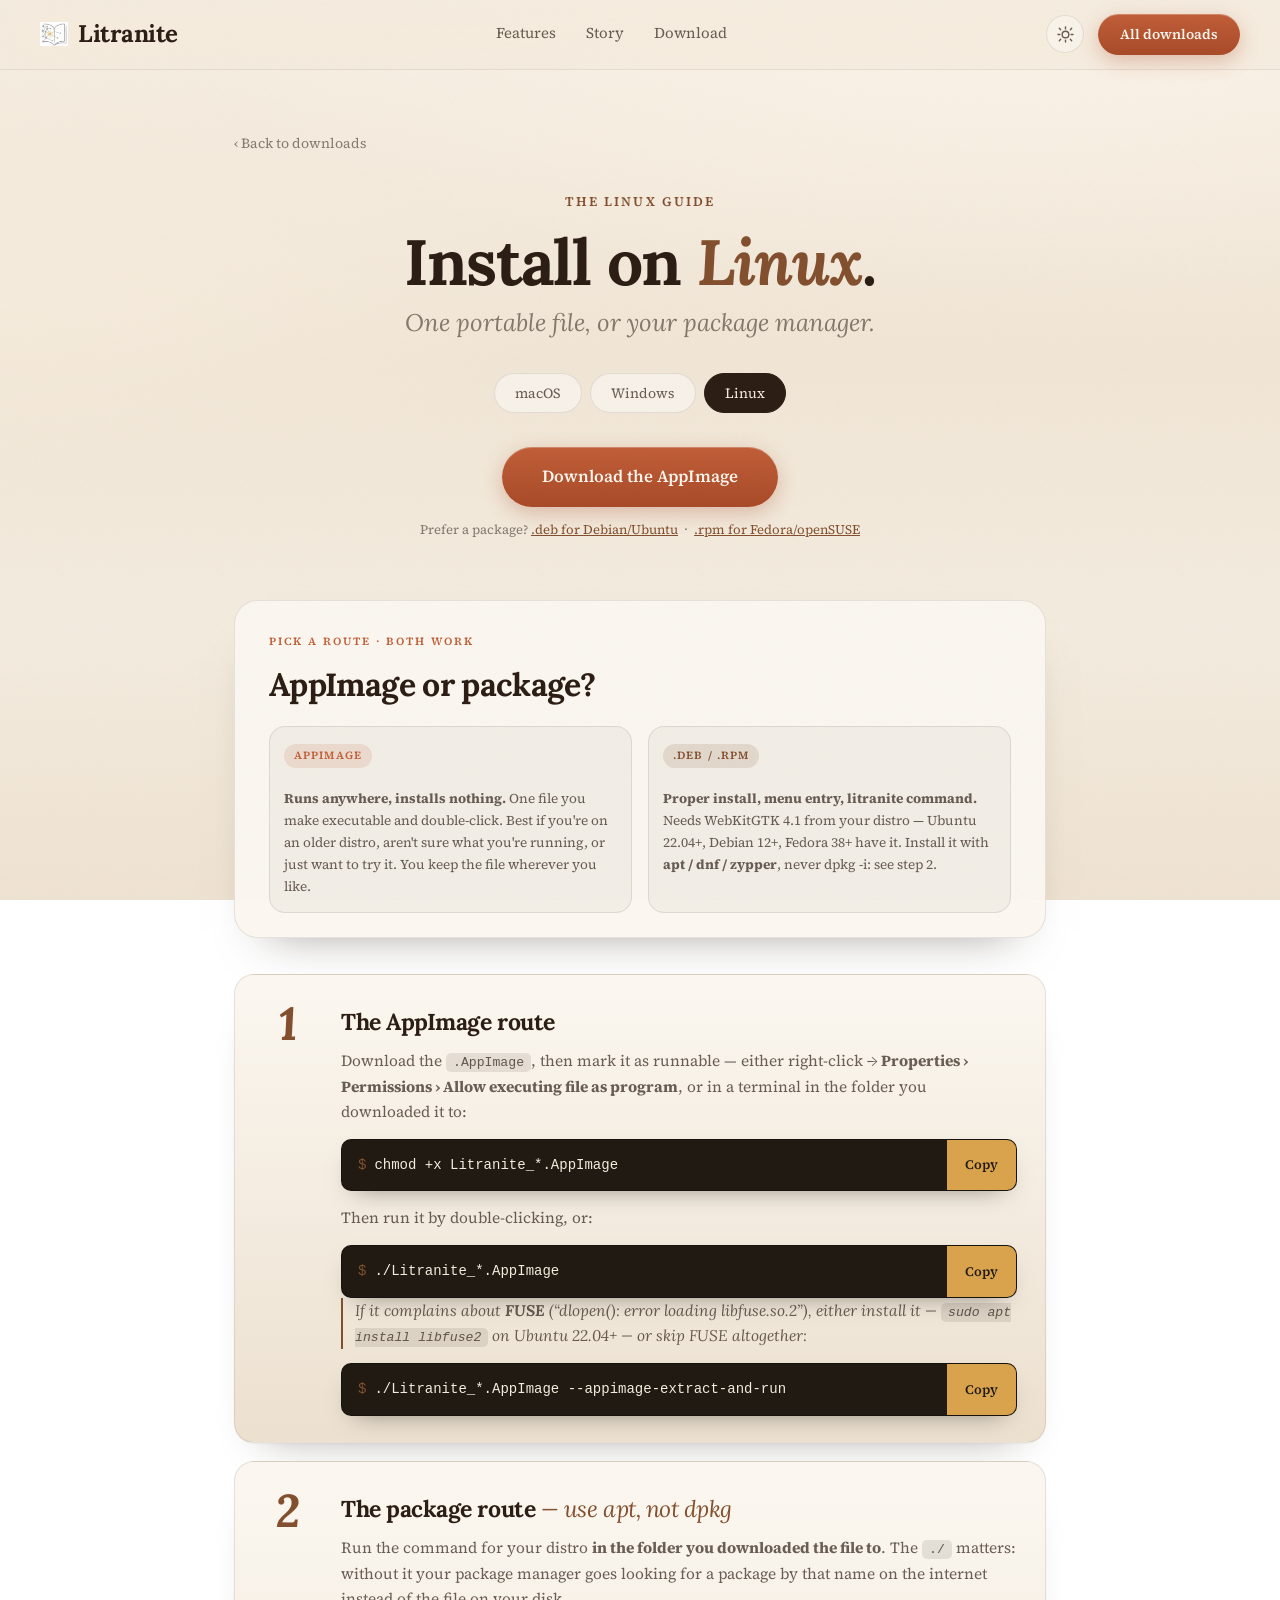
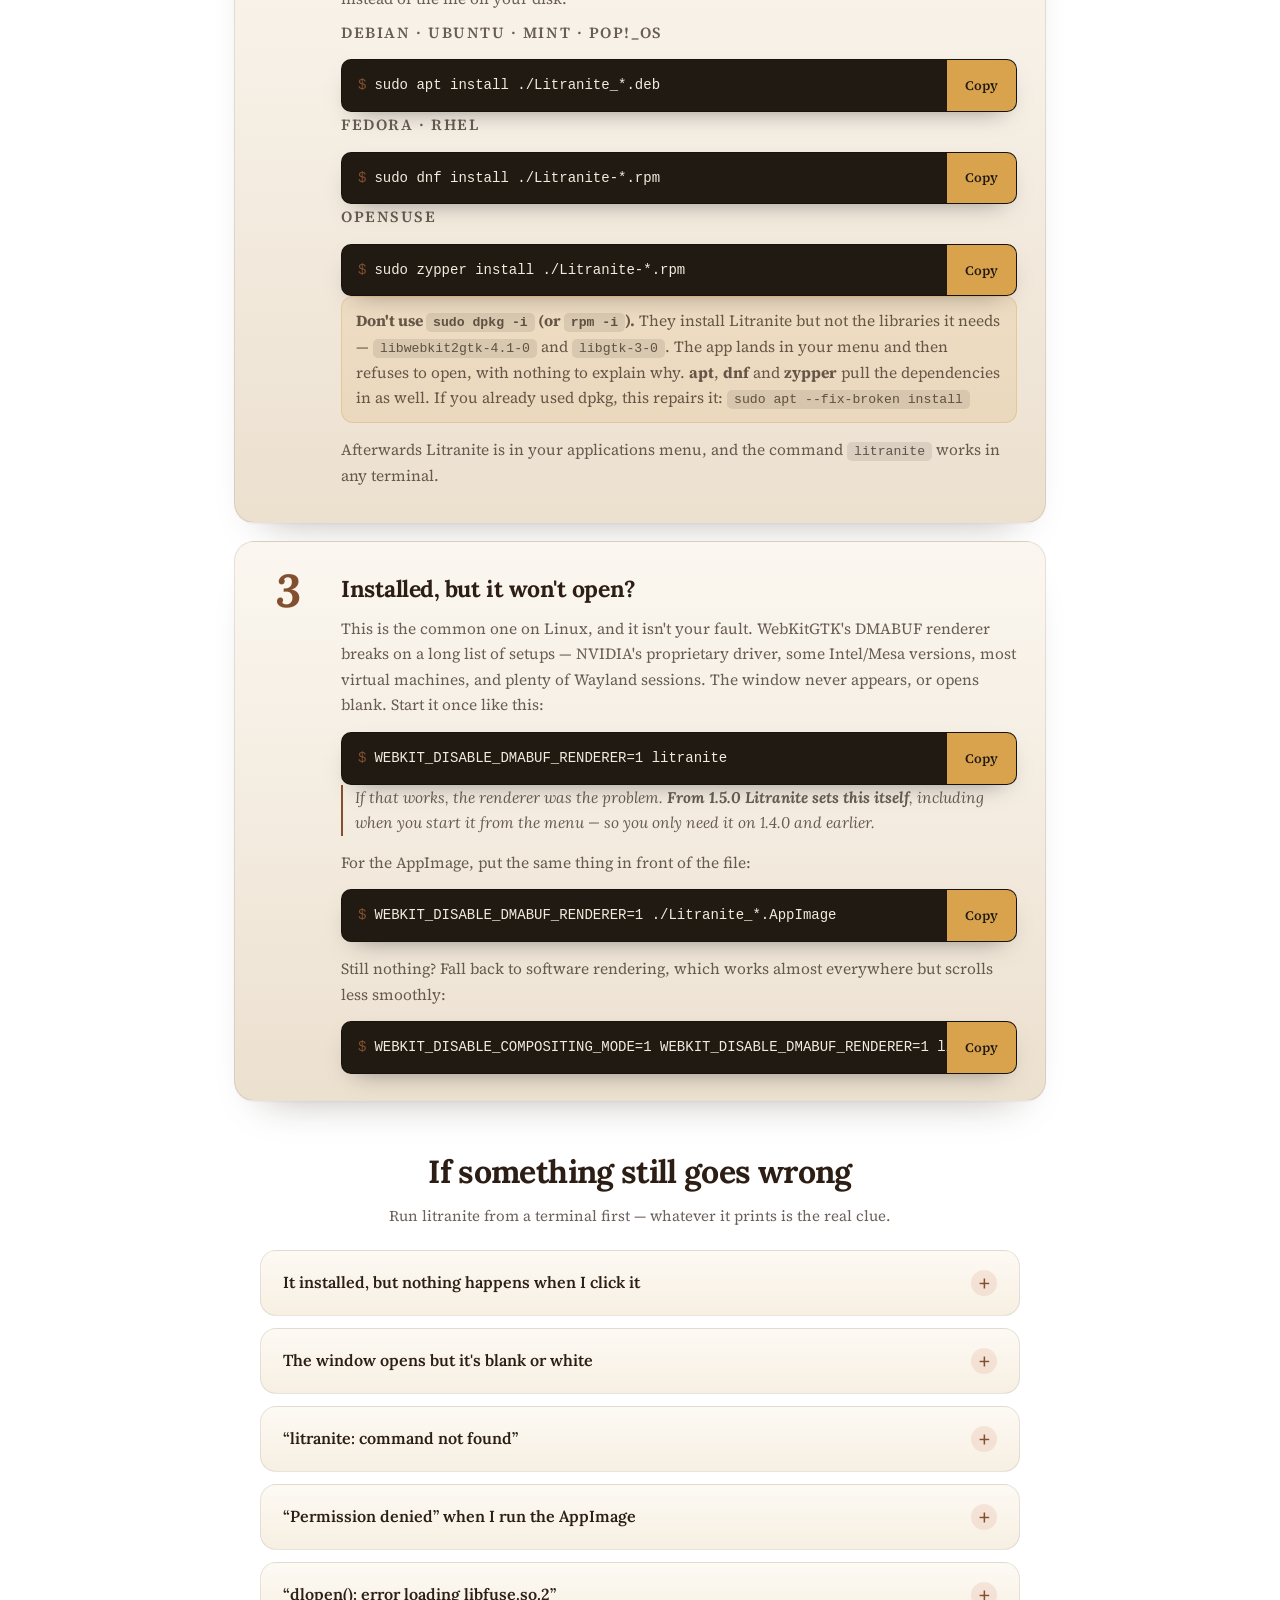
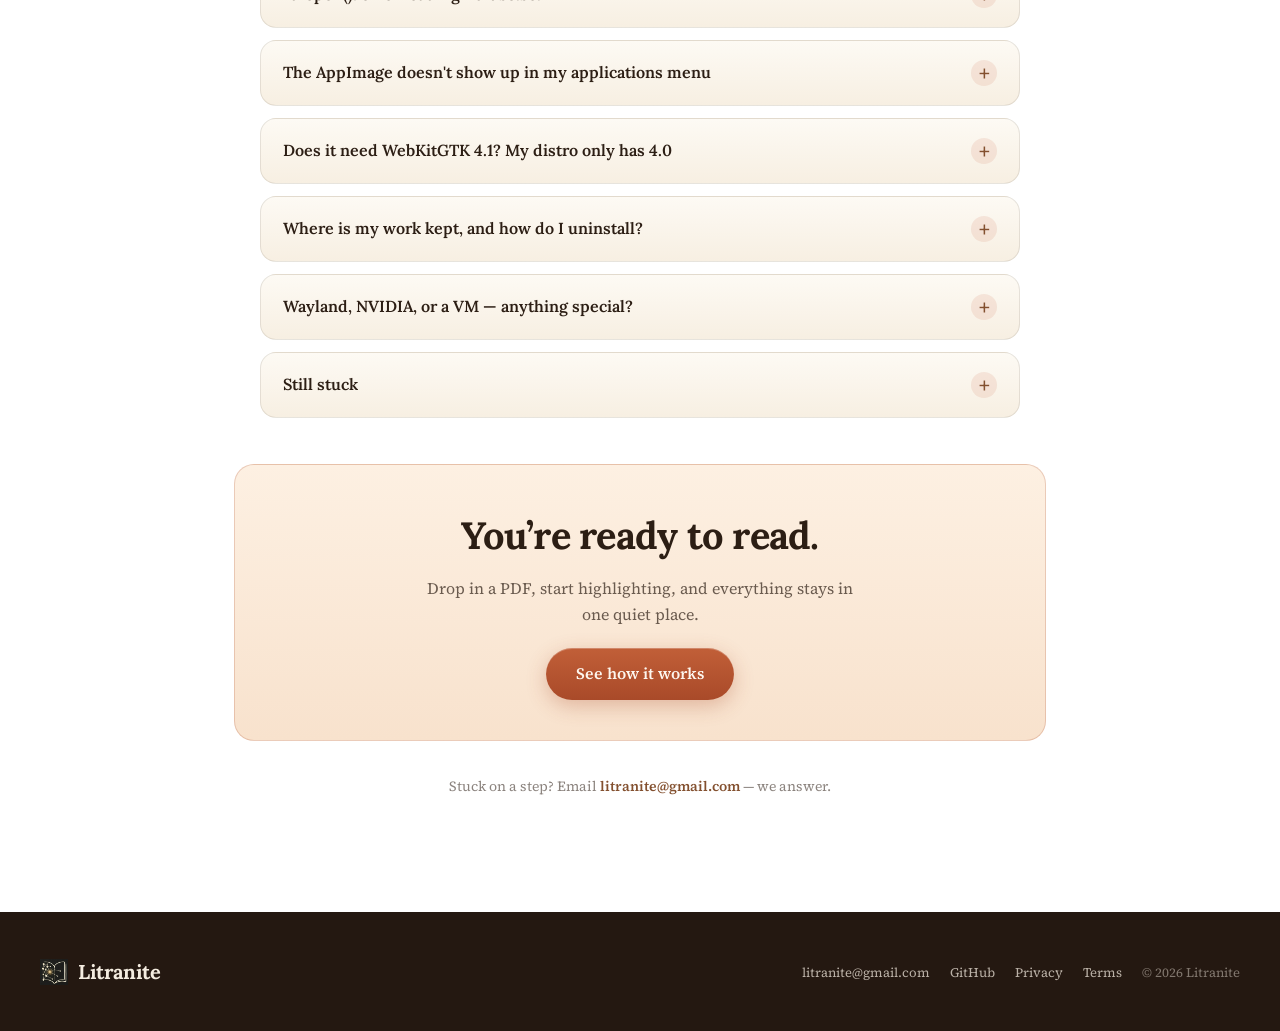
<file: linux.html>
<!DOCTYPE html>
<html lang="en">
<head>
<meta charset="utf-8">
<meta name="viewport" content="width=device-width, initial-scale=1">
<title>Install Litranite on Linux — Guide</title>
<meta name="description" content="Step-by-step guide to installing Litranite on Linux via AppImage, .deb, or .rpm.">
<meta name="theme-color" content="#f4ece0">
<meta property="og:type" content="website">
<meta property="og:site_name" content="Litranite">
<meta property="og:title" content="Install Litranite on Linux">
<meta property="og:description" content="A clear, step-by-step guide to installing Litranite on Linux.">
<meta property="og:image" content="https://litranite.github.io/assets/og-image.png">
<meta name="twitter:card" content="summary_large_image">
<meta name="twitter:image" content="https://litranite.github.io/assets/og-image.png">
<link rel="icon" type="image/png" href="assets/logo.png">
<link rel="preconnect" href="https://fonts.googleapis.com">
<link rel="preconnect" href="https://fonts.gstatic.com" crossorigin>
<link href="https://fonts.googleapis.com/css2?family=Caveat:wght@500;600&family=Lora:ital,wght@0,500;0,600;0,700;1,500&family=Source+Serif+4:ital,wght@0,400;0,600;1,400&display=swap" rel="stylesheet">
<link rel="stylesheet" href="styles.css?v=23">
<script>(function(){try{var t=localStorage.getItem('litranite-theme');var d=['dark','serif-dark','amoled','nord','catppuccin','everforest'];if(!t)t=matchMedia('(prefers-color-scheme: dark)').matches?'dark':'light';var r=document.documentElement;r.setAttribute('data-theme',t);r.setAttribute('data-scheme',d.indexOf(t)>=0?'dark':'light');}catch(e){}})();</script>
</head>
<body>

<header class="nav">
  <a class="logo" href="index.html#top">
    <img class="logo-mark lm-light" src="assets/logo.png" alt="" width="28" height="28">
    <img class="logo-mark lm-dark" src="assets/logo-on-dark.png" alt="" width="28" height="28">
    <span class="logo-word">Litranite</span>
  </a>
  <nav class="nav-links" aria-label="Main">
    <a href="index.html#features">Features</a>
    <a href="index.html#story">Story</a>
    <a href="index.html#download">Download</a>
  </nav>
  <div class="nav-right">
    <button class="theme-toggle" type="button" aria-label="Switch between day and night reading" title="Day / night">
      <svg class="ic-sun" viewBox="0 0 24 24" fill="none" stroke="currentColor" stroke-width="1.8" stroke-linecap="round"><circle cx="12" cy="12" r="4.2"/><path d="M12 2.5v2.4M12 19.1v2.4M4.2 4.2l1.7 1.7M18.1 18.1l1.7 1.7M2.5 12h2.4M19.1 12h2.4M4.2 19.8l1.7-1.7M18.1 5.9l1.7-1.7"/></svg>
      <svg class="ic-moon" viewBox="0 0 24 24" fill="none" stroke="currentColor" stroke-width="1.8" stroke-linecap="round" stroke-linejoin="round"><path d="M20 14.5A8 8 0 1 1 9.5 4a6.3 6.3 0 0 0 10.5 10.5Z"/></svg>
    </button>
    <a class="btn btn-solid" href="index.html#download">All downloads</a>
  </div>
</header>

<main class="ip-main">
  <a class="ip-back" href="index.html#download">‹ Back to downloads</a>

  <div class="ip-head">
    <span class="eyebrow ip-eyebrow">The Linux Guide</span>
    <h1>Install on <em>Linux</em>.</h1>
    <div class="ip-sub">One portable file, or your package manager.</div>
  </div>

  <nav class="ip-osbar" aria-label="Choose your system">
    <a href="mac.html">macOS</a>
    <a href="windows.html">Windows</a>
    <a href="linux.html" aria-current="page">Linux</a>
  </nav>

  <div class="ip-download" id="downloads">
    <a class="btn btn-solid btn-lg" id="dl-linux" href="https://github.com/AyanaayaW/litranite-releases/releases/latest">Download the AppImage</a>
    <span class="ip-dl-alt">Prefer a package? <a id="dl-deb" href="https://github.com/AyanaayaW/litranite-releases/releases/latest">.deb for Debian/Ubuntu</a> &nbsp;·&nbsp; <a id="dl-rpm" href="https://github.com/AyanaayaW/litranite-releases/releases/latest">.rpm for Fedora/openSUSE</a></span>
  </div>

  <section class="which" id="which-route">
    <div class="which-head">
      <span class="which-kicker">Pick a route · both work</span>
      <h2>AppImage or package?</h2>
    </div>
    <div class="which-cards">
      <div class="which-card">
        <span class="wc-tag wc-arm">AppImage</span>
        <p class="wc-say"><b>Runs anywhere, installs nothing.</b> One file you make executable and double-click. Best if you're on an older distro, aren't sure what you're running, or just want to try it. You keep the file wherever you like.</p>
      </div>
      <div class="which-card">
        <span class="wc-tag wc-intel">.deb / .rpm</span>
        <p class="wc-say"><b>Proper install, menu entry, <span class="kbd">litranite</span> command.</b> Needs WebKitGTK 4.1 from your distro — Ubuntu 22.04+, Debian 12+, Fedora 38+ have it. Install it with <b>apt / dnf / zypper</b>, never <span class="kbd">dpkg -i</span>: see step 2.</p>
      </div>
    </div>
  </section>

  <div class="ip-steps">

    <section class="ip-step">
      <div class="ip-num">1</div>
      <div>
        <h3>The AppImage route</h3>
        <p>Download the <span class="kbd">.AppImage</span>, then mark it as runnable — either right-click → <b>Properties › Permissions › Allow executing file as program</b>, or in a terminal in the folder you downloaded it to:</p>
        <div class="cmd-box">
          <code><span class="prompt">$</span> chmod +x Litranite_*.AppImage</code>
          <button class="cmd-copy" type="button" data-copy="chmod +x Litranite_*.AppImage">Copy</button>
        </div>
        <p style="margin-top:14px">Then run it by double-clicking, or:</p>
        <div class="cmd-box">
          <code><span class="prompt">$</span> ./Litranite_*.AppImage</code>
          <button class="cmd-copy" type="button" data-copy="./Litranite_*.AppImage">Copy</button>
        </div>
        <p class="cmd-note">If it complains about <b>FUSE</b> (“dlopen(): error loading libfuse.so.2”), either install it — <span class="kbd">sudo apt install libfuse2</span> on Ubuntu 22.04+ — or skip FUSE altogether:</p>
        <div class="cmd-box">
          <code><span class="prompt">$</span> ./Litranite_*.AppImage --appimage-extract-and-run</code>
          <button class="cmd-copy" type="button" data-copy="./Litranite_*.AppImage --appimage-extract-and-run">Copy</button>
        </div>
      </div>
    </section>

    <section class="ip-step">
      <div class="ip-num">2</div>
      <div>
        <h3>The package route <span style="font-weight:400;font-style:italic;font-family:var(--font-display);color:var(--terracotta)">— use apt, not dpkg</span></h3>
        <p>Run the command for your distro <b>in the folder you downloaded the file to</b>. The <span class="kbd">./</span> matters: without it your package manager goes looking for a package by that name on the internet instead of the file on your disk.</p>
        <p class="cmd-label">Debian · Ubuntu · Mint · Pop!_OS</p><div class="cmd-box">
          <code><span class="prompt">$</span> sudo apt install ./Litranite_*.deb</code>
          <button class="cmd-copy" type="button" data-copy="sudo apt install ./Litranite_*.deb">Copy</button>
        </div>
        <p class="cmd-label">Fedora · RHEL</p><div class="cmd-box">
          <code><span class="prompt">$</span> sudo dnf install ./Litranite-*.rpm</code>
          <button class="cmd-copy" type="button" data-copy="sudo dnf install ./Litranite-*.rpm">Copy</button>
        </div>
        <p class="cmd-label">openSUSE</p><div class="cmd-box">
          <code><span class="prompt">$</span> sudo zypper install ./Litranite-*.rpm</code>
          <button class="cmd-copy" type="button" data-copy="sudo zypper install ./Litranite-*.rpm">Copy</button>
        </div>
        <p class="ip-warn"><b>Don't use <span class="kbd">sudo dpkg -i</span> (or <span class="kbd">rpm -i</span>).</b> They install Litranite but not the libraries it needs — <span class="kbd">libwebkit2gtk-4.1-0</span> and <span class="kbd">libgtk-3-0</span>. The app lands in your menu and then refuses to open, with nothing to explain why. <b>apt</b>, <b>dnf</b> and <b>zypper</b> pull the dependencies in as well. If you already used dpkg, this repairs it: <span class="kbd">sudo apt --fix-broken install</span></p>
        <p style="margin-top:14px">Afterwards Litranite is in your applications menu, and the command <span class="kbd">litranite</span> works in any terminal.</p>
      </div>
    </section>

    <section class="ip-step">
      <div class="ip-num">3</div>
      <div>
        <h3>Installed, but it won't open?</h3>
        <p>This is the common one on Linux, and it isn't your fault. WebKitGTK's DMABUF renderer breaks on a long list of setups — NVIDIA's proprietary driver, some Intel/Mesa versions, most virtual machines, and plenty of Wayland sessions. The window never appears, or opens blank. Start it once like this:</p>
        <div class="cmd-box">
          <code><span class="prompt">$</span> WEBKIT_DISABLE_DMABUF_RENDERER=1 litranite</code>
          <button class="cmd-copy" type="button" data-copy="WEBKIT_DISABLE_DMABUF_RENDERER=1 litranite">Copy</button>
        </div>
        <p class="cmd-note">If that works, the renderer was the problem. <b>From 1.5.0 Litranite sets this itself</b>, including when you start it from the menu — so you only need it on 1.4.0 and earlier.</p>
        <p style="margin-top:14px">For the AppImage, put the same thing in front of the file:</p>
        <div class="cmd-box">
          <code><span class="prompt">$</span> WEBKIT_DISABLE_DMABUF_RENDERER=1 ./Litranite_*.AppImage</code>
          <button class="cmd-copy" type="button" data-copy="WEBKIT_DISABLE_DMABUF_RENDERER=1 ./Litranite_*.AppImage">Copy</button>
        </div>
        <p style="margin-top:14px">Still nothing? Fall back to software rendering, which works almost everywhere but scrolls less smoothly:</p>
        <div class="cmd-box">
          <code><span class="prompt">$</span> WEBKIT_DISABLE_COMPOSITING_MODE=1 WEBKIT_DISABLE_DMABUF_RENDERER=1 litranite</code>
          <button class="cmd-copy" type="button" data-copy="WEBKIT_DISABLE_COMPOSITING_MODE=1 WEBKIT_DISABLE_DMABUF_RENDERER=1 litranite">Copy</button>
        </div>
      </div>
    </section>

  </div>

  <section class="tsho" id="trouble">
    <h2>If something still goes wrong</h2>
    <p class="tsho-sub">Run <span class="kbd">litranite</span> from a terminal first — whatever it prints is the real clue.</p>
    <div class="faq-list reveal">
      <details class="faq-item">
        <summary>It installed, but nothing happens when I click it<span class="faq-q-icon">+</span></summary>
        <div class="faq-a">Nine times out of ten this is the graphics renderer — try step 3. If running it in a terminal prints something about <b>libwebkit2gtk</b> being missing, you installed with <span class="kbd">dpkg -i</span> and the dependencies never came: run <span class="kbd">sudo apt --fix-broken install</span>, or reinstall with <span class="kbd">sudo apt install ./Litranite_*.deb</span>.</div>
      </details>
      <details class="faq-item">
        <summary>The window opens but it's blank or white<span class="faq-q-icon">+</span></summary>
        <div class="faq-a">Same cause as above — the page renders into a surface your driver can't hand over. <span class="kbd">WEBKIT_DISABLE_DMABUF_RENDERER=1 litranite</span>, and if that isn't enough add <span class="kbd">WEBKIT_DISABLE_COMPOSITING_MODE=1</span>. Common on NVIDIA's proprietary driver and inside VirtualBox or VMware.</div>
      </details>
      <details class="faq-item">
        <summary>“litranite: command not found”<span class="faq-q-icon">+</span></summary>
        <div class="faq-a">The package isn't installed — that command only exists after the .deb or .rpm route. If you're using the AppImage, run the file itself: <span class="kbd">./Litranite_*.AppImage</span> from the folder it's in.</div>
      </details>
      <details class="faq-item">
        <summary>“Permission denied” when I run the AppImage<span class="faq-q-icon">+</span></summary>
        <div class="faq-a">It isn't marked executable yet: <span class="kbd">chmod +x Litranite_*.AppImage</span>. If the file sits on a drive mounted with <span class="kbd">noexec</span> (some external or Windows partitions), move it into your home folder first.</div>
      </details>
      <details class="faq-item">
        <summary>“dlopen(): error loading libfuse.so.2”<span class="faq-q-icon">+</span></summary>
        <div class="faq-a">AppImages use FUSE 2, which newer distros don't install by default. Either <span class="kbd">sudo apt install libfuse2</span>, or skip it entirely with <span class="kbd">./Litranite_*.AppImage --appimage-extract-and-run</span>.</div>
      </details>
      <details class="faq-item">
        <summary>The AppImage doesn't show up in my applications menu<span class="faq-q-icon">+</span></summary>
        <div class="faq-a">That's expected — an AppImage is just a file, it doesn't register itself. Keep it somewhere sensible like <span class="kbd">~/Applications</span> and let your desktop add it (GNOME and KDE both offer to), or use the .deb/.rpm, which do add a menu entry.</div>
      </details>
      <details class="faq-item">
        <summary>Does it need WebKitGTK 4.1? My distro only has 4.0<span class="faq-q-icon">+</span></summary>
        <div class="faq-a">Yes — the packages depend on <span class="kbd">libwebkit2gtk-4.1-0</span> and <span class="kbd">libgtk-3-0</span>. Ubuntu 22.04+, Debian 12+ and Fedora 38+ have it. On anything older, use the AppImage instead.</div>
      </details>
      <details class="faq-item">
        <summary>Where is my work kept, and how do I uninstall?<span class="faq-q-icon">+</span></summary>
        <div class="faq-a">Your notes and annotations live in <span class="kbd">~/.local/share/com.litranite.app</span>. Remove the app with <span class="kbd">sudo apt remove litranite</span> (or <span class="kbd">sudo dnf remove litranite</span>); delete the AppImage file if that's the route you took. Your data folder stays until you delete it yourself — export a backup first if you might come back.</div>
      </details>
      <details class="faq-item">
        <summary>Wayland, NVIDIA, or a VM — anything special?<span class="faq-q-icon">+</span></summary>
        <div class="faq-a">All three are exactly where the renderer flag in step 3 earns its keep. On Wayland you can also force the X11 path with <span class="kbd">GDK_BACKEND=x11 litranite</span> if windows behave oddly.</div>
      </details>
      <details class="faq-item">
        <summary>Still stuck<span class="faq-q-icon">+</span></summary>
        <div class="faq-a">Email <a href="mailto:litranite@gmail.com">litranite@gmail.com</a> with your distro and version, whether you used the AppImage or a package, and everything the terminal printed when you ran <span class="kbd">litranite</span>. That output tells us almost everything.</div>
      </details>
    </div>
  </section>

  <div class="ip-final">
    <h2>You’re ready to read.</h2>
    <p>Drop in a PDF, start highlighting, and everything stays in one quiet place.</p>
    <a class="btn btn-solid" href="index.html#features">See how it works</a>
  </div>

  <p class="ip-support">Stuck on a step? Email <a href="mailto:litranite@gmail.com">litranite@gmail.com</a> — we answer.</p>
</main>

<footer class="footer">
  <div class="foot-brand">
    <img class="logo-mark" src="assets/logo-on-dark.png" alt="" width="20" height="20">
    <span class="logo-word">Litranite</span>
  </div>
  <nav class="foot-links" aria-label="Footer">
    <a href="mailto:litranite@gmail.com">litranite@gmail.com</a>
    <a href="https://github.com/AyanaayaW/litranite-releases/releases">GitHub</a>
    <a href="privacy.html">Privacy</a>
    <a href="terms.html">Terms</a>
    <span>© 2026 Litranite</span>
  </nav>
</footer>

<script src="site.js?v=23"></script>
<!-- Cloudflare Web Analytics --><script type='module' src='https://static.cloudflareinsights.com/beacon.min.js' data-cf-beacon='{"token": "715a8fd282424061a00a3bc4417c188f"}'></script><!-- End Cloudflare Web Analytics -->
</body>
</html>
</file>
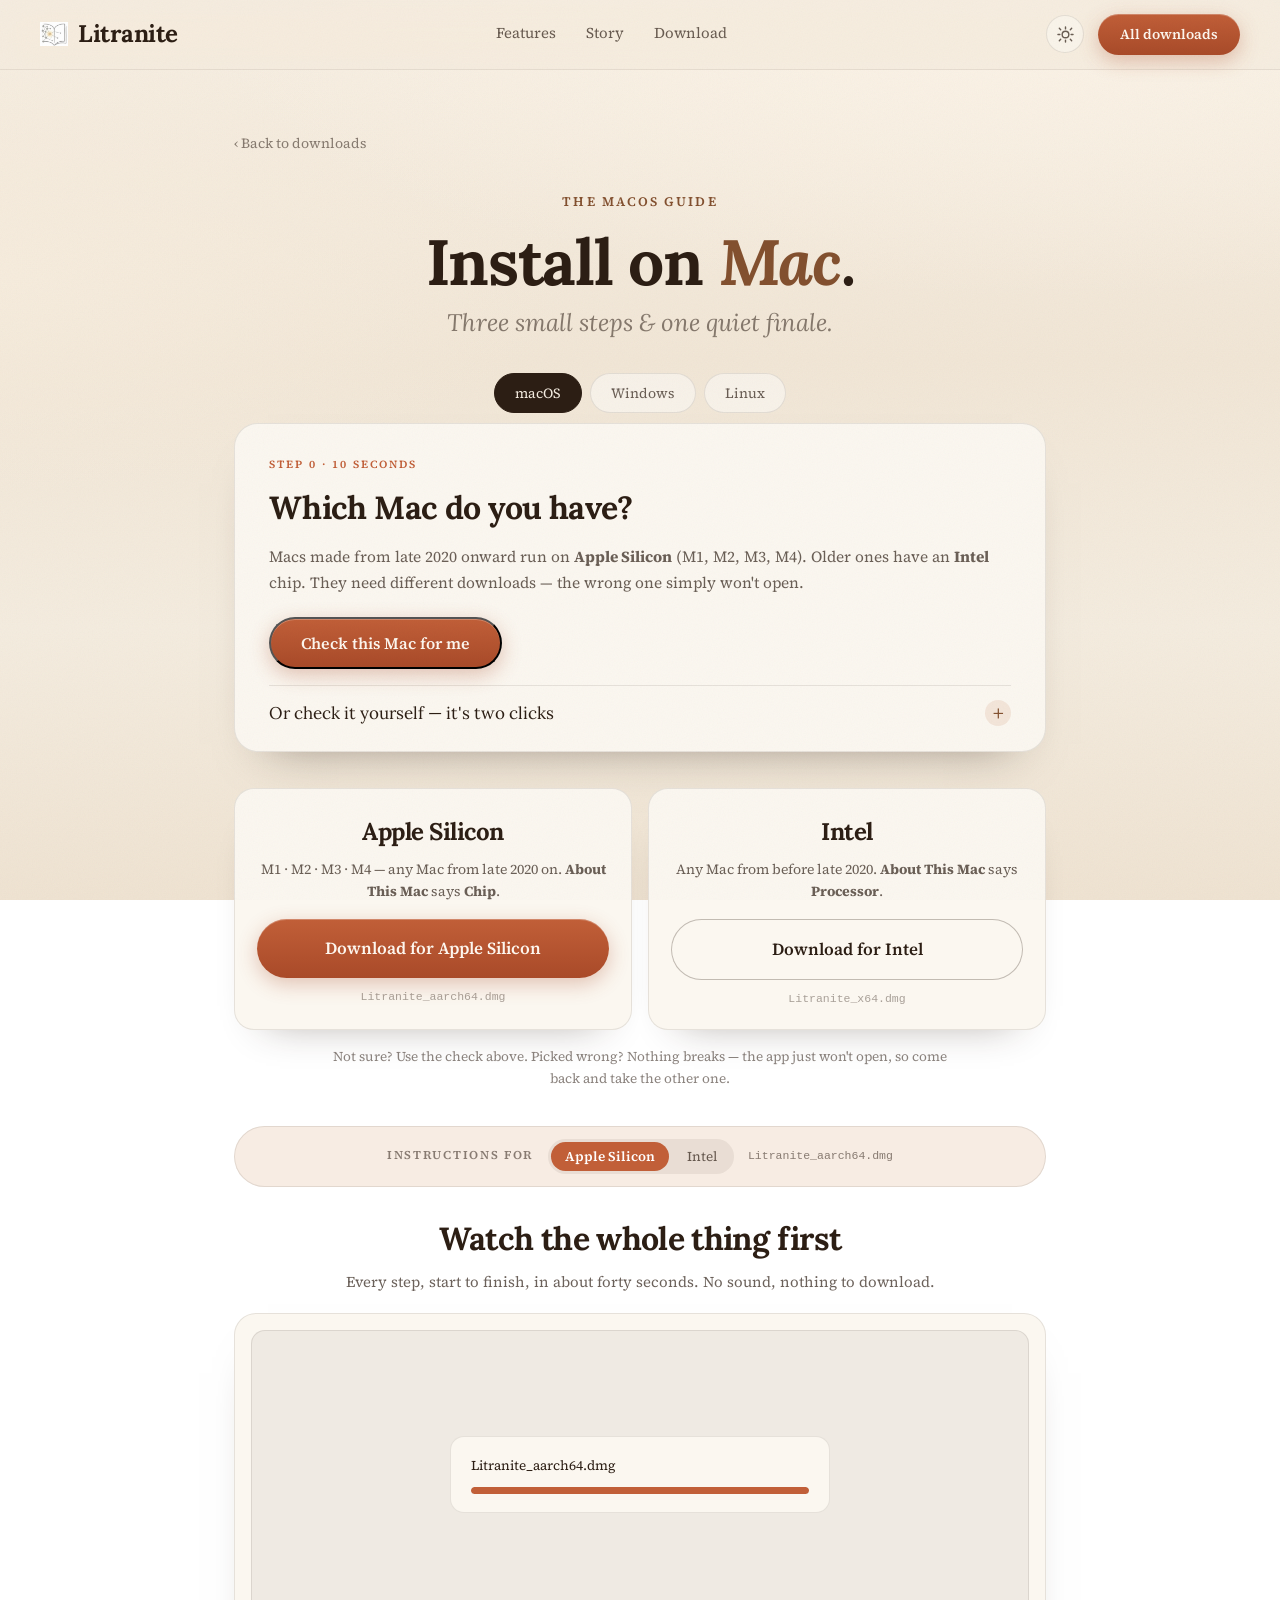
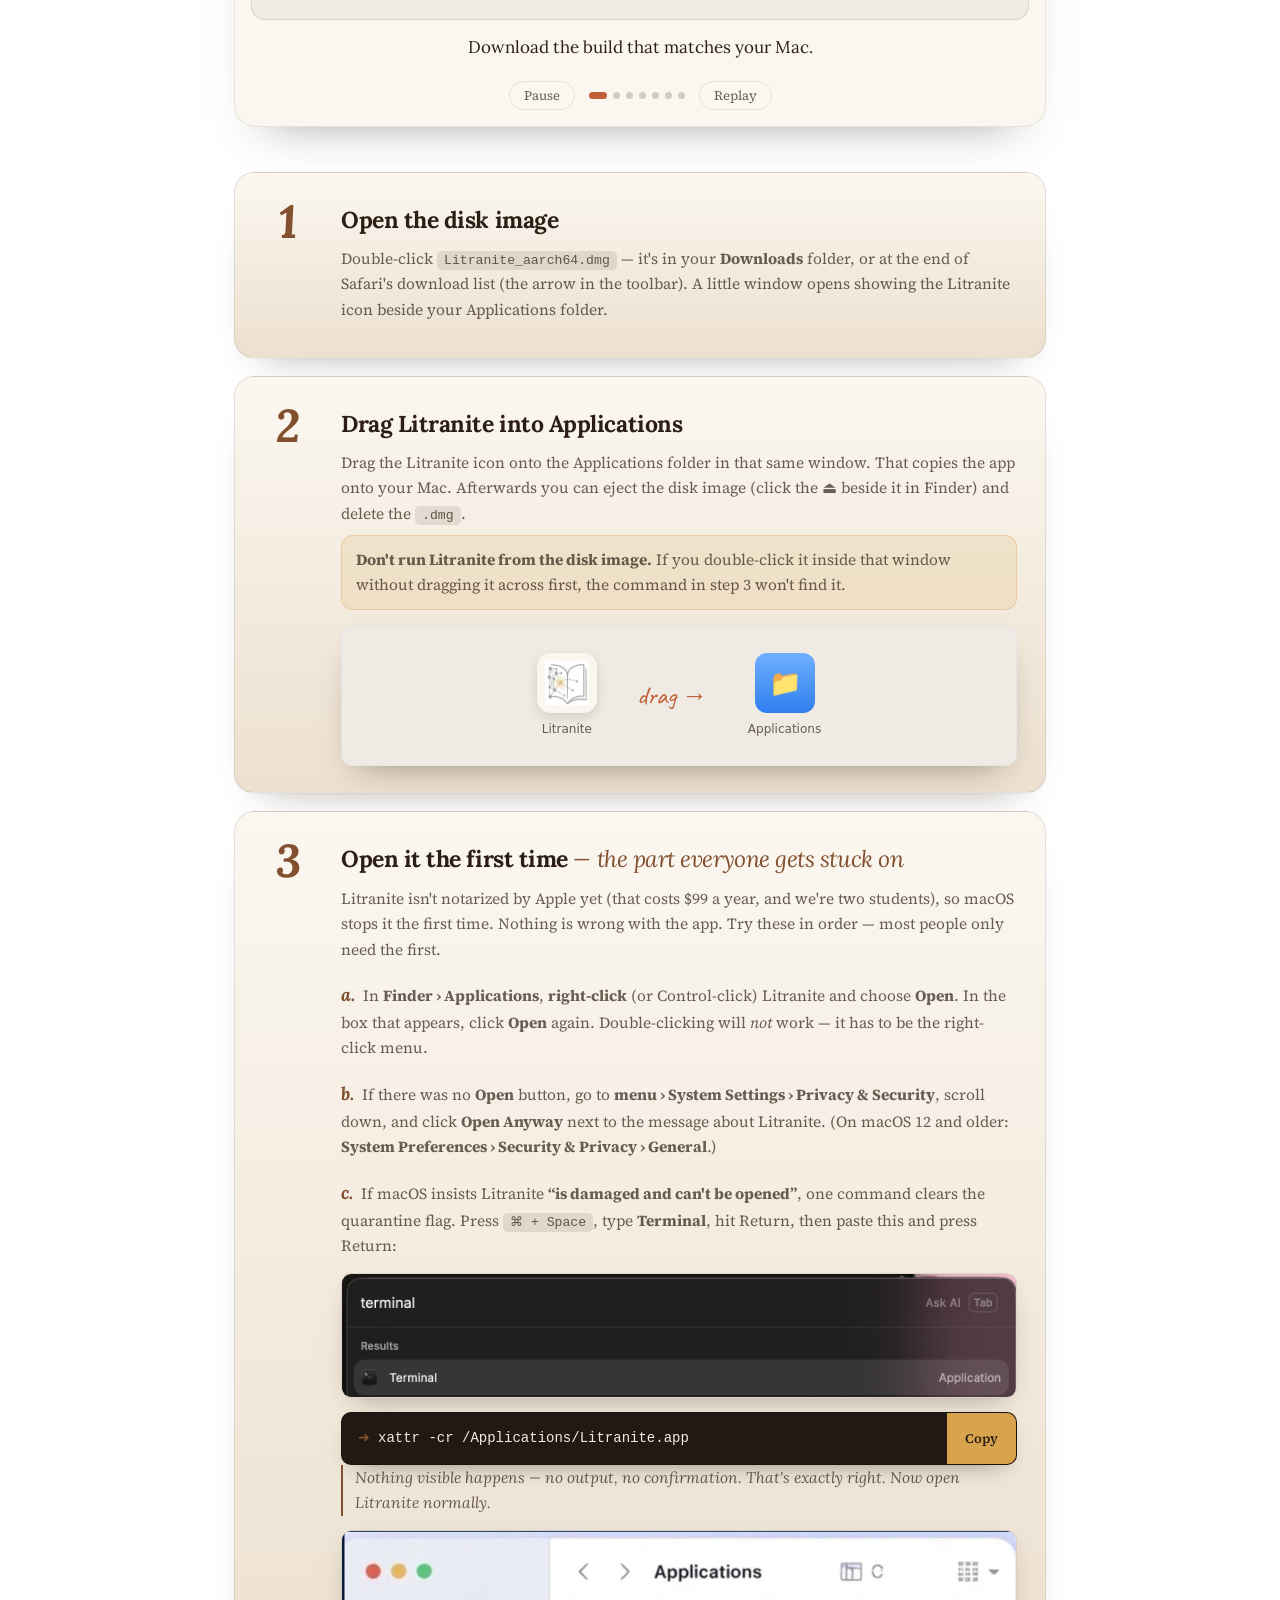
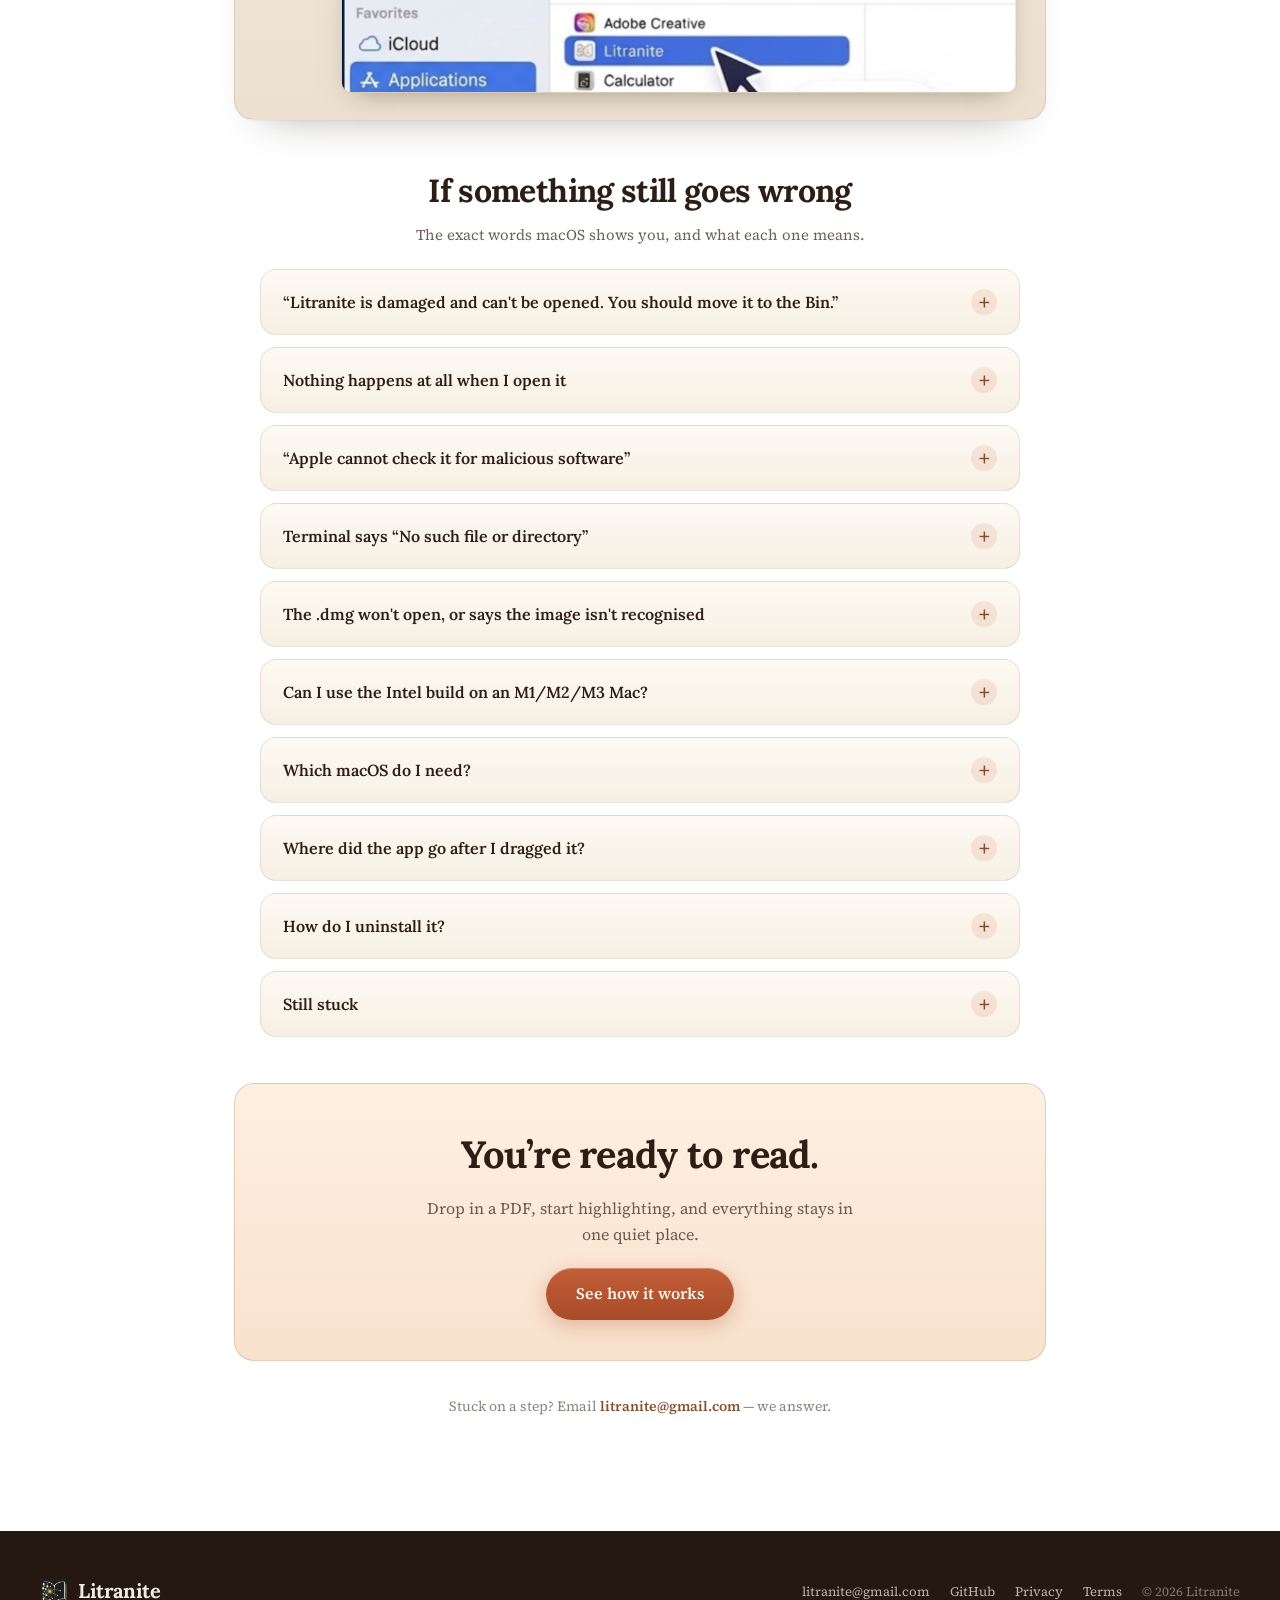
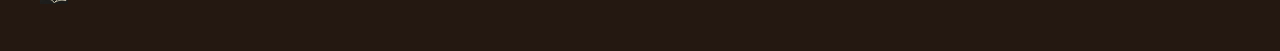
<file: mac.html>
<!DOCTYPE html>
<html lang="en">
<head>
<meta charset="utf-8">
<meta name="viewport" content="width=device-width, initial-scale=1">
<title>Install Litranite on macOS — Guide</title>
<meta name="description" content="Step-by-step guide to installing Litranite on macOS, including clearing the first-run security flag.">
<meta name="theme-color" content="#f4ece0">
<meta property="og:type" content="website">
<meta property="og:site_name" content="Litranite">
<meta property="og:title" content="Install Litranite on macOS">
<meta property="og:description" content="A clear, step-by-step guide to installing Litranite on macOS.">
<meta property="og:image" content="https://litranite.github.io/assets/og-image.png">
<meta name="twitter:card" content="summary_large_image">
<meta name="twitter:image" content="https://litranite.github.io/assets/og-image.png">
<link rel="icon" type="image/png" href="assets/logo.png">
<link rel="preconnect" href="https://fonts.googleapis.com">
<link rel="preconnect" href="https://fonts.gstatic.com" crossorigin>
<link href="https://fonts.googleapis.com/css2?family=Caveat:wght@500;600&family=Lora:ital,wght@0,500;0,600;0,700;1,500&family=Source+Serif+4:ital,wght@0,400;0,600;1,400&display=swap" rel="stylesheet">
<link rel="stylesheet" href="styles.css?v=24">
<script>(function(){try{var t=localStorage.getItem('litranite-theme');var d=['dark','serif-dark','amoled','nord','catppuccin','everforest'];if(!t)t=matchMedia('(prefers-color-scheme: dark)').matches?'dark':'light';var r=document.documentElement;r.setAttribute('data-theme',t);r.setAttribute('data-scheme',d.indexOf(t)>=0?'dark':'light');}catch(e){}})();</script>
</head>
<body>

<header class="nav">
  <a class="logo" href="index.html#top">
    <img class="logo-mark lm-light" src="assets/logo.png" alt="" width="28" height="28">
    <img class="logo-mark lm-dark" src="assets/logo-on-dark.png" alt="" width="28" height="28">
    <span class="logo-word">Litranite</span>
  </a>
  <nav class="nav-links" aria-label="Main">
    <a href="index.html#features">Features</a>
    <a href="index.html#story">Story</a>
    <a href="index.html#download">Download</a>
  </nav>
  <div class="nav-right">
    <button class="theme-toggle" type="button" aria-label="Switch between day and night reading" title="Day / night">
      <svg class="ic-sun" viewBox="0 0 24 24" fill="none" stroke="currentColor" stroke-width="1.8" stroke-linecap="round"><circle cx="12" cy="12" r="4.2"/><path d="M12 2.5v2.4M12 19.1v2.4M4.2 4.2l1.7 1.7M18.1 18.1l1.7 1.7M2.5 12h2.4M19.1 12h2.4M4.2 19.8l1.7-1.7M18.1 5.9l1.7-1.7"/></svg>
      <svg class="ic-moon" viewBox="0 0 24 24" fill="none" stroke="currentColor" stroke-width="1.8" stroke-linecap="round" stroke-linejoin="round"><path d="M20 14.5A8 8 0 1 1 9.5 4a6.3 6.3 0 0 0 10.5 10.5Z"/></svg>
    </button>
    <a class="btn btn-solid" href="index.html#download">All downloads</a>
  </div>
</header>

<main class="ip-main">
  <a class="ip-back" href="index.html#download">‹ Back to downloads</a>

  <div class="ip-head">
    <span class="eyebrow ip-eyebrow">The macOS Guide</span>
    <h1>Install on <em>Mac</em>.</h1>
    <div class="ip-sub">Three small steps &amp; one quiet finale.</div>
  </div>

  <nav class="ip-osbar" aria-label="Choose your system">
    <a href="mac.html" aria-current="page">macOS</a>
    <a href="windows.html">Windows</a>
    <a href="linux.html">Linux</a>
  </nav>

  <!-- WHICH MAC — the bit people get wrong -->
  <section class="which" id="which-mac">
    <div class="which-head">
      <span class="which-kicker">Step 0 · 10 seconds</span>
      <h2>Which Mac do you have?</h2>
      <p>Macs made from late 2020 onward run on <b>Apple Silicon</b> (M1, M2, M3, M4). Older ones have an <b>Intel</b> chip. They need different downloads — the wrong one simply won't open.</p>
    </div>

    <div class="which-check">
      <button class="btn btn-solid" type="button" id="mac-check">Check this Mac for me</button>
      <p class="which-result" id="mac-result" role="status"></p>
      <p class="which-why" id="which-why" hidden>We ask your graphics chip, because every Mac browser claims to be “Intel” whatever the hardware. It’s right on almost every Mac, but if Litranite won’t open, try the other build.</p>
    </div>

    <details class="which-manual" id="which-manual">
      <summary>Or check it yourself — it's two clicks<span class="faq-q-icon">+</span></summary>
      <div class="which-manual-body">
        <p>Click the <b> apple menu</b> in the top-left corner of your screen, then <b>About This Mac</b>. A small window opens:</p>
        <div class="which-cards">
          <div class="which-card">
            <span class="wc-tag wc-arm">Apple Silicon</span>
            <div class="wc-win">
              <div class="wc-win-bar"><i></i><i></i><i></i></div>
              <div class="wc-win-body">
                <div class="wc-row"><span>Chip</span><b>Apple M2</b></div>
                <div class="wc-row"><span>Memory</span><b>16 GB</b></div>
                <div class="wc-row"><span>macOS</span><b>Sequoia 15.6</b></div>
              </div>
            </div>
            <p class="wc-say">It says <b>Chip</b> — download the <b>Apple Silicon</b> build.</p>
          </div>
          <div class="which-card">
            <span class="wc-tag wc-intel">Intel</span>
            <div class="wc-win">
              <div class="wc-win-bar"><i></i><i></i><i></i></div>
              <div class="wc-win-body">
                <div class="wc-row"><span>Processor</span><b>2.3 GHz Intel Core i5</b></div>
                <div class="wc-row"><span>Memory</span><b>8 GB</b></div>
                <div class="wc-row"><span>macOS</span><b>Monterey 12.7</b></div>
              </div>
            </div>
            <p class="wc-say">It says <b>Processor</b> — download the <b>Intel</b> build.</p>
          </div>
        </div>
        <p class="which-note">Your Mac needs <b>macOS 10.15 Catalina or newer</b>. The same window shows which macOS you're on.</p>
      </div>
    </details>
  </section>

  <div class="choice-grid" id="downloads">
    <div class="choice" id="choice-arm">
      <span class="choice-badge">Your Mac</span>
      <h3>Apple Silicon</h3>
      <p class="choice-who">M1 · M2 · M3 · M4 — any Mac from late 2020 on. <b>About This Mac</b> says <b>Chip</b>.</p>
      <a class="btn btn-solid btn-lg" id="dl-mac-arm" href="https://github.com/AyanaayaW/litranite-releases/releases/latest">Download for Apple Silicon</a>
      <span class="choice-file" id="file-arm">Litranite_aarch64.dmg</span>
    </div>
    <div class="choice" id="choice-intel">
      <span class="choice-badge">Your Mac</span>
      <h3>Intel</h3>
      <p class="choice-who">Any Mac from before late 2020. <b>About This Mac</b> says <b>Processor</b>.</p>
      <a class="btn btn-outline btn-lg" id="dl-mac-intel" href="https://github.com/AyanaayaW/litranite-releases/releases/latest">Download for Intel</a>
      <span class="choice-file" id="file-intel">Litranite_x64.dmg</span>
    </div>
  </div>
  <p class="choice-note">Not sure? Use the check above. Picked wrong? Nothing breaks — the app just won't open, so come back and take the other one.</p>

  <div class="build-bar" id="build-bar">
    <span class="bb-label">Instructions for</span>
    <div class="bb-switch" role="group" aria-label="Which build these steps are for">
      <button type="button" class="bb-opt on" data-build="arm">Apple Silicon</button>
      <button type="button" class="bb-opt" data-build="intel">Intel</button>
    </div>
    <span class="bb-file js-dmg">Litranite_1.5.0_aarch64.dmg</span>
  </div>

  <!-- WALKTHROUGH — a silent, looping screencast of the whole install -->
  <section class="walk" id="walkthrough">
    <div class="walk-head">
      <h2>Watch the whole thing first</h2>
      <p>Every step, start to finish, in about forty seconds. No sound, nothing to download.</p>
    </div>
    <div class="walk-stage">
      <div class="walk-screen" id="walk-screen">

        <div class="scene" data-s="0">
          <div class="sc-dl">
            <span class="sc-file js-dmg">Litranite_1.5.0_aarch64.dmg</span>
            <span class="sc-bar"><i></i></span>
          </div>
        </div>

        <div class="scene" data-s="1">
          <div class="sc-finder">
            <div class="sc-side"><i></i><i></i><i class="on"></i><i></i></div>
            <div class="sc-files">
              <div class="sc-row on"><span class="sc-ico">💿</span><span class="js-dmg">Litranite_1.5.0_aarch64.dmg</span></div>
              <div class="sc-row"><span class="sc-ico">📄</span>essay draft.pdf</div>
              <div class="sc-row"><span class="sc-ico">🖼️</span>screenshot.png</div>
              <span class="sc-click"></span>
            </div>
          </div>
        </div>

        <div class="scene" data-s="2">
          <div class="sc-dmg">
            <div class="sc-dmg-icon sc-drag"><img src="assets/logo.png" alt=""><span>Litranite</span></div>
            <div class="sc-arrow">→</div>
            <div class="sc-dmg-icon"><span class="sc-folder">📁</span><span>Applications</span></div>
          </div>
        </div>

        <div class="scene" data-s="3">
          <div class="sc-ctx">
            <div class="sc-app"><img src="assets/logo.png" alt=""><span>Litranite</span></div>
            <ul class="sc-menu">
              <li class="on">Open</li><li>Move to Bin</li><li>Get Info</li>
            </ul>
            <span class="sc-click sc-click-2"></span>
          </div>
        </div>

        <div class="scene" data-s="4">
          <div class="sc-dialog">
            <span class="sc-dialog-ico">⚠️</span>
            <b>“Litranite” can't be opened because Apple cannot check it for malicious software.</b>
            <p>This software needs to be updated. Contact the developer for more information.</p>
            <div class="sc-dialog-btns"><span>Move to Bin</span><span class="on">Open</span></div>
          </div>
        </div>

        <div class="scene" data-s="5">
          <div class="sc-term">
            <div class="sc-term-bar"><i></i><i></i><i></i><span>Terminal</span></div>
            <code>$ <span class="sc-type"></span></code>
          </div>
        </div>

        <div class="scene" data-s="6">
          <div class="sc-done">
            <img src="assets/logo.png" alt="">
            <b>Litranite is open.</b>
            <span>Drop in a PDF and start highlighting.</span>
          </div>
        </div>

      </div>
      <p class="walk-cap" id="walk-cap">Download the build that matches your Mac.</p>
      <div class="walk-controls">
        <button class="walk-btn" type="button" id="walk-play" aria-label="Play or pause">Pause</button>
        <div class="walk-dots" id="walk-dots"></div>
        <button class="walk-btn" type="button" id="walk-replay">Replay</button>
      </div>
    </div>
  </section>

  <div class="ip-steps">

    <!-- 1 -->
    <section class="ip-step">
      <div class="ip-num">1</div>
      <div>
        <h3>Open the disk image</h3>
        <p>Double-click <span class="kbd js-dmg">Litranite_1.5.0_aarch64.dmg</span> — it's in your <b>Downloads</b> folder, or at the end of Safari's download list (the arrow in the toolbar). A little window opens showing the Litranite icon beside your Applications folder.</p>
      </div>
    </section>

    <!-- 2 -->
    <section class="ip-step">
      <div class="ip-num">2</div>
      <div>
        <h3>Drag Litranite into Applications</h3>
        <p>Drag the Litranite icon onto the Applications folder in that same window. That copies the app onto your Mac. Afterwards you can eject the disk image (click the ⏏ beside it in Finder) and delete the <span class="kbd">.dmg</span>.</p>
        <p class="ip-warn"><b>Don't run Litranite from the disk image.</b> If you double-click it inside that window without dragging it across first, the command in step 3 won't find it.</p>
        <div class="mock" aria-hidden="true">
          <div style="display:flex;align-items:center;justify-content:center;gap:40px;padding:26px 20px;background:color-mix(in srgb, var(--ink) 6%, var(--card))">
            <div style="text-align:center">
              <div style="width:60px;height:60px;margin:0 auto;border-radius:14px;background:var(--card);display:grid;place-items:center;box-shadow:0 4px 12px rgba(0,0,0,.12)"><img src="assets/logo.png" alt="" style="width:44px;height:44px"></div>
              <div style="font-size:12px;color:var(--ink-70);margin-top:7px">Litranite</div>
            </div>
            <div style="font-family:'Caveat',cursive;font-size:26px;color:var(--pop)">drag →</div>
            <div style="text-align:center">
              <div style="width:60px;height:60px;margin:0 auto;border-radius:12px;background:linear-gradient(180deg,#6fb0ff,#2f7ff0);display:grid;place-items:center;color:#fff;font-size:26px">📁</div>
              <div style="font-size:12px;color:var(--ink-70);margin-top:7px">Applications</div>
            </div>
          </div>
        </div>
      </div>
    </section>

    <!-- 3 -->
    <section class="ip-step">
      <div class="ip-num">3</div>
      <div>
        <h3>Open it the first time <span style="font-weight:400;font-style:italic;font-family:var(--font-display);color:var(--terracotta)">— the part everyone gets stuck on</span></h3>
        <p>Litranite isn't notarized by Apple yet (that costs $99 a year, and we're two students), so macOS stops it the first time. Nothing is wrong with the app. Try these in order — most people only need the first.</p>

        <p style="margin-top:18px"><b class="ip-letter">a.</b> &nbsp;In <b>Finder › Applications</b>, <b>right-click</b> (or Control-click) Litranite and choose <b>Open</b>. In the box that appears, click <b>Open</b> again. Double-clicking will <em>not</em> work — it has to be the right-click menu.</p>

        <p style="margin-top:18px"><b class="ip-letter">b.</b> &nbsp;If there was no <b>Open</b> button, go to <b> menu › System Settings › Privacy &amp; Security</b>, scroll down, and click <b>Open Anyway</b> next to the message about Litranite. (On macOS 12 and older: <b>System Preferences › Security &amp; Privacy › General</b>.)</p>

        <p style="margin-top:18px"><b class="ip-letter">c.</b> &nbsp;If macOS insists Litranite <b>“is damaged and can't be opened”</b>, one command clears the quarantine flag. Press <span class="kbd">⌘ + Space</span>, type <b>Terminal</b>, hit Return, then paste this and press Return:</p>
        <div class="ip-shot"><img src="assets/spotlight-terminal.png" alt="macOS Spotlight search showing the Terminal app"></div>
        <div class="cmd-box">
          <code><span class="prompt">➜</span> xattr -cr /Applications/Litranite.app</code>
          <button class="cmd-copy" type="button" data-copy="xattr -cr /Applications/Litranite.app">Copy</button>
        </div>
        <p class="cmd-note">Nothing visible happens — no output, no confirmation. That's exactly right. Now open Litranite normally.</p>
        <div class="ip-shot"><img src="assets/applications-finder.png" alt="Finder Applications folder with Litranite selected"></div>
      </div>
    </section>

  </div>

  <!-- TROUBLESHOOTING -->
  <section class="tsho" id="trouble">
    <h2>If something still goes wrong</h2>
    <p class="tsho-sub">The exact words macOS shows you, and what each one means.</p>
    <div class="faq-list reveal">
      <details class="faq-item">
        <summary>“Litranite is damaged and can't be opened. You should move it to the Bin.”<span class="faq-q-icon">+</span></summary>
        <div class="faq-a">The most common one, and it's misleading — the app is fine. macOS marks anything downloaded from the internet and refuses unsigned apps outright. Run step 3c above: <span class="kbd">xattr -cr /Applications/Litranite.app</span>. If it still says this, you very likely have the <b>wrong build</b> for your chip — see the next answer.</div>
      </details>
      <details class="faq-item">
        <summary>Nothing happens at all when I open it<span class="faq-q-icon">+</span></summary>
        <div class="faq-a">The icon bounces once, or nothing happens — that's usually the Apple Silicon build on an Intel Mac. Go back to <a href="#which-mac">Which Mac do you have?</a>, check the chip, and download the other build. Dragging the new one into Applications will ask to replace the old one; say yes.</div>
      </details>
      <details class="faq-item">
        <summary>“Apple cannot check it for malicious software”<span class="faq-q-icon">+</span></summary>
        <div class="faq-a">This is the normal notice for an app that isn't notarized. Right-click the app and choose <b>Open</b> (step 3a), or use <b>Open Anyway</b> in System Settings (step 3b). Both give you a one-time exception; after that it opens like any other app.</div>
      </details>
      <details class="faq-item">
        <summary>Terminal says “No such file or directory”<span class="faq-q-icon">+</span></summary>
        <div class="faq-a">The app isn't in your Applications folder yet — the command looks for it there. Drag Litranite from the disk-image window into Applications first (step 2), then run the command again. Also check you pasted the whole line, including <span class="kbd">/Applications/</span>.</div>
      </details>
      <details class="faq-item">
        <summary>The .dmg won't open, or says the image isn't recognised<span class="faq-q-icon">+</span></summary>
        <div class="faq-a">Usually a download that stopped halfway. Delete the file and download it again, and let it finish before opening — a file ending in <span class="kbd">.dmg.download</span> is still arriving. If your browser unzipped it into something odd, try downloading with Safari.</div>
      </details>
      <details class="faq-item">
        <summary>Can I use the Intel build on an M1/M2/M3 Mac?<span class="faq-q-icon">+</span></summary>
        <div class="faq-a">Yes — Apple Silicon Macs can run Intel apps through Rosetta, and macOS offers to install it the first time. It works, but it's slower and heavier on battery than the Apple Silicon build, so only do this if the other one gives you trouble. The reverse doesn't work: an Intel Mac can't run the Apple Silicon build at all.</div>
      </details>
      <details class="faq-item">
        <summary>Which macOS do I need?<span class="faq-q-icon">+</span></summary>
        <div class="faq-a">macOS 10.15 Catalina or newer, on both chips. You'll find your version in the same <b>About This Mac</b> window.</div>
      </details>
      <details class="faq-item">
        <summary>Where did the app go after I dragged it?<span class="faq-q-icon">+</span></summary>
        <div class="faq-a">Into <b>Applications</b>. Open Finder and click Applications in the sidebar, or press <span class="kbd">⌘ + Space</span> and type <b>Litranite</b>. To keep it in the Dock, open it and then right-click its Dock icon → <b>Options › Keep in Dock</b>.</div>
      </details>
      <details class="faq-item">
        <summary>How do I uninstall it?<span class="faq-q-icon">+</span></summary>
        <div class="faq-a">Drag Litranite from Applications to the Bin. Your notes and annotations stay on your Mac in <span class="kbd">~/Library/Application Support/com.litranite.app</span>, so you can delete that folder too if you want everything gone. Export a backup first if you might come back.</div>
      </details>
      <details class="faq-item">
        <summary>Still stuck<span class="faq-q-icon">+</span></summary>
        <div class="faq-a">Email <a href="mailto:litranite@gmail.com">litranite@gmail.com</a> with your chip (Apple Silicon or Intel), your macOS version, and the exact words of the message you're seeing. A screenshot helps most of all — press <span class="kbd">⌘ + Shift + 4</span> and drag over the box.</div>
      </details>
    </div>
  </section>

  <div class="ip-final">
    <h2>You’re ready to read.</h2>
    <p>Drop in a PDF, start highlighting, and everything stays in one quiet place.</p>
    <a class="btn btn-solid" href="index.html#features">See how it works</a>
  </div>

  <p class="ip-support">Stuck on a step? Email <a href="mailto:litranite@gmail.com">litranite@gmail.com</a> — we answer.</p>
</main>

<footer class="footer">
  <div class="foot-brand">
    <img class="logo-mark" src="assets/logo-on-dark.png" alt="" width="20" height="20">
    <span class="logo-word">Litranite</span>
  </div>
  <nav class="foot-links" aria-label="Footer">
    <a href="mailto:litranite@gmail.com">litranite@gmail.com</a>
    <a href="https://github.com/AyanaayaW/litranite-releases/releases">GitHub</a>
    <a href="privacy.html">Privacy</a>
    <a href="terms.html">Terms</a>
    <span>© 2026 Litranite</span>
  </nav>
</footer>

<script src="site.js?v=24"></script>
<!-- Cloudflare Web Analytics --><script type='module' src='https://static.cloudflareinsights.com/beacon.min.js' data-cf-beacon='{"token": "715a8fd282424061a00a3bc4417c188f"}'></script><!-- End Cloudflare Web Analytics -->
</body>
</html>
</file>
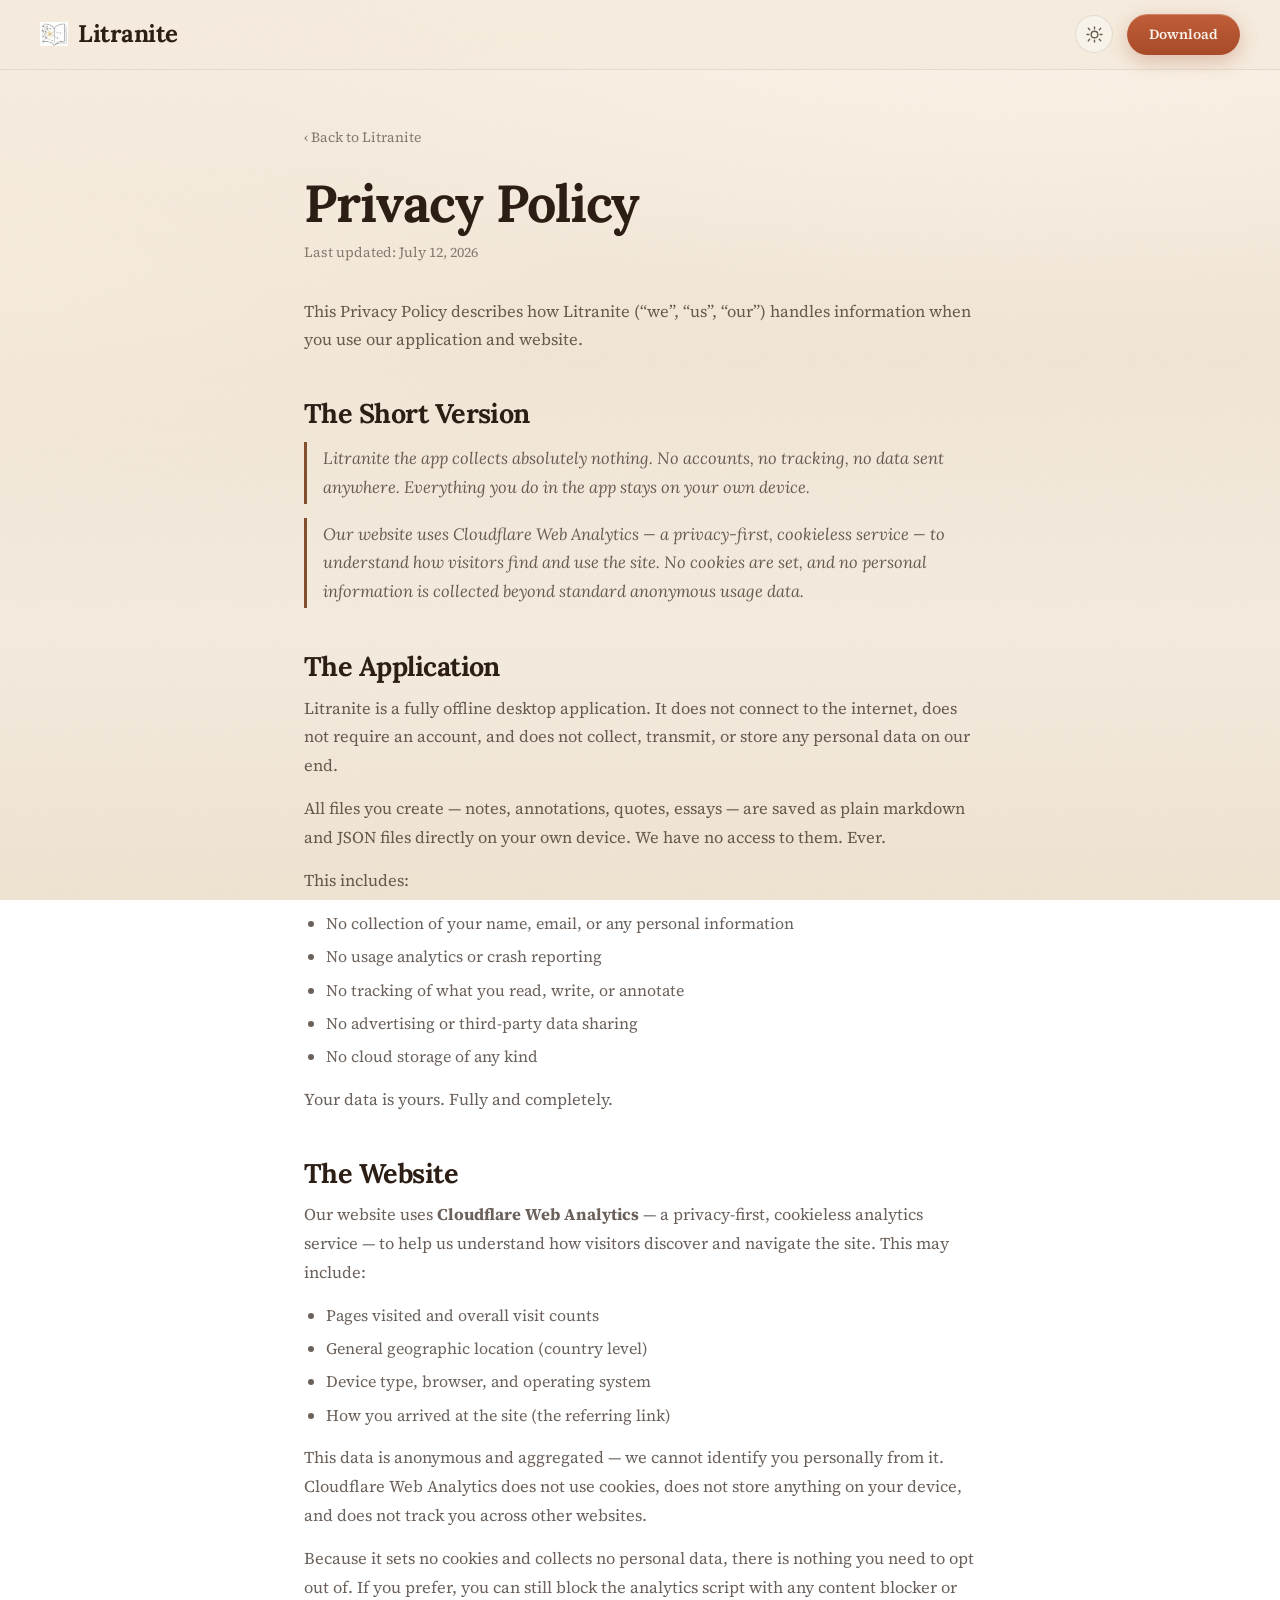
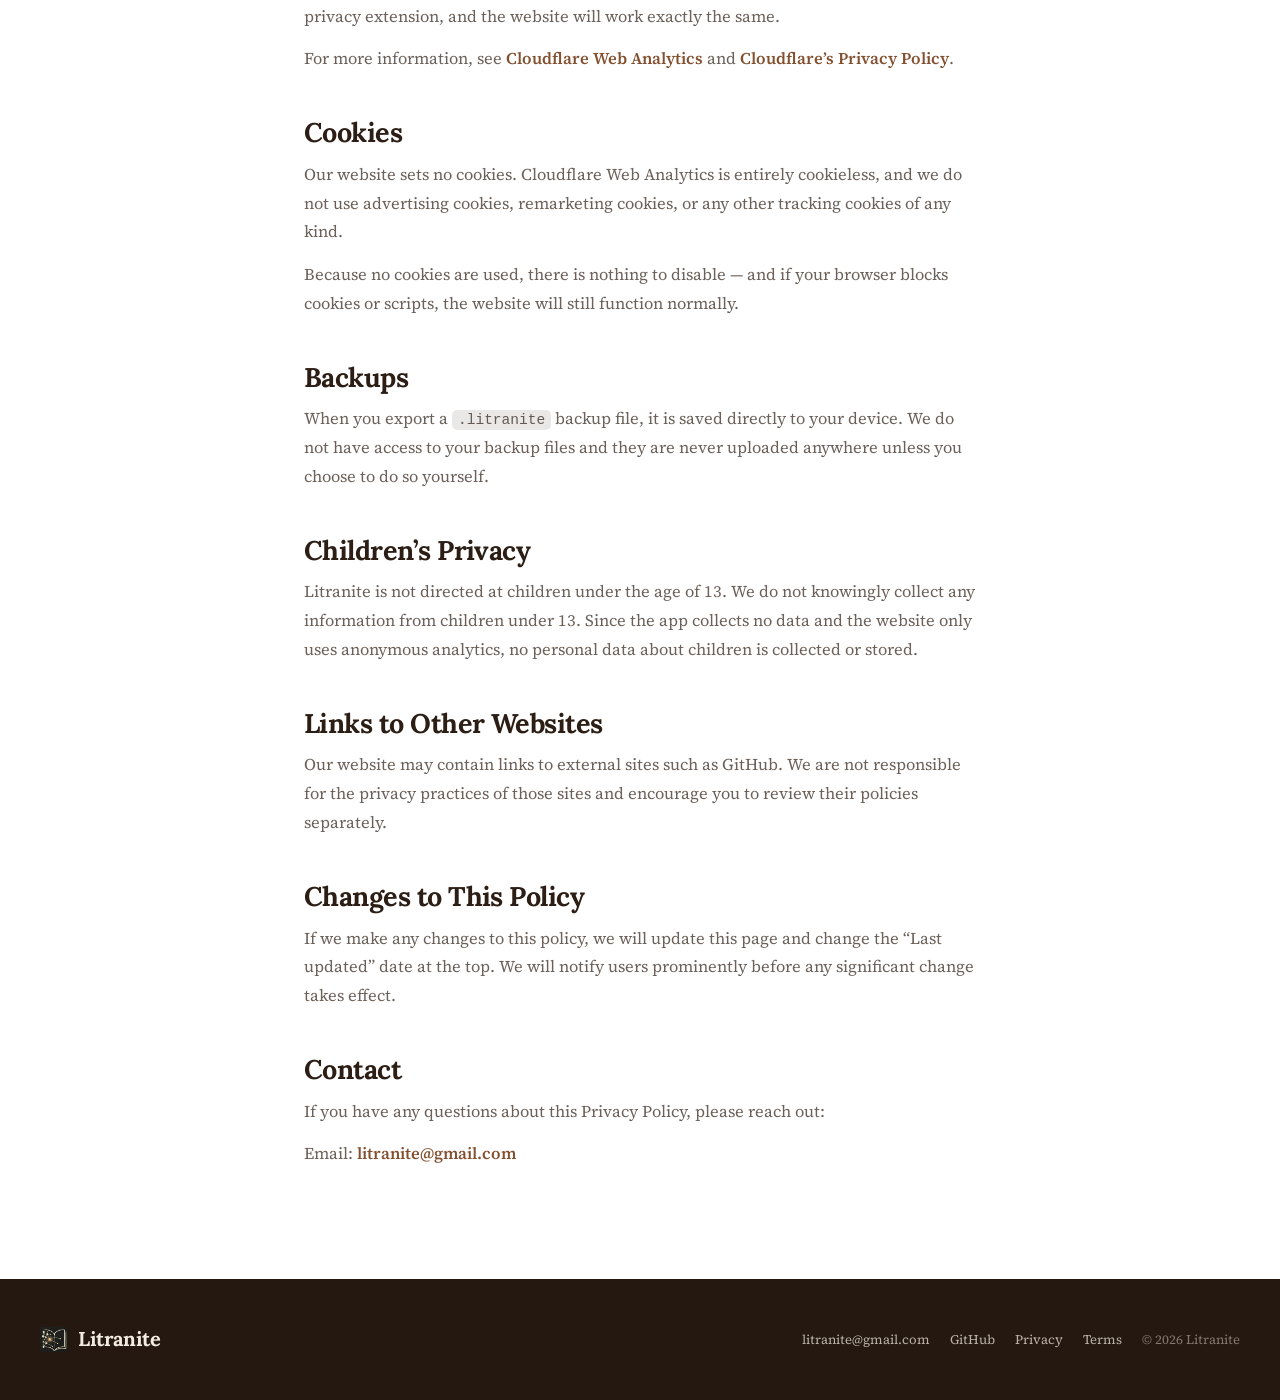
<file: privacy.html>
<!DOCTYPE html>
<html lang="en">
<head>
<meta charset="utf-8">
<meta name="viewport" content="width=device-width, initial-scale=1">
<title>Privacy Policy — Litranite</title>
<meta name="description" content="How Litranite handles information when you use our application and website.">
<meta name="theme-color" content="#f4ece0">
<link rel="icon" type="image/png" href="assets/logo.png">
<link rel="preconnect" href="https://fonts.googleapis.com">
<link rel="preconnect" href="https://fonts.gstatic.com" crossorigin>
<link href="https://fonts.googleapis.com/css2?family=Caveat:wght@500;600&family=Lora:ital,wght@0,500;0,600;0,700;1,500&family=Source+Serif+4:ital,wght@0,400;0,600;1,400&display=swap" rel="stylesheet">
<link rel="stylesheet" href="styles.css?v=23">
<script>(function(){try{var t=localStorage.getItem('litranite-theme');var d=['dark','serif-dark','amoled','nord','catppuccin','everforest'];if(!t)t=matchMedia('(prefers-color-scheme: dark)').matches?'dark':'light';var r=document.documentElement;r.setAttribute('data-theme',t);r.setAttribute('data-scheme',d.indexOf(t)>=0?'dark':'light');}catch(e){}})();</script>
</head>
<body>

<header class="nav">
  <a class="logo" href="index.html#top">
    <img class="logo-mark lm-light" src="assets/logo.png" alt="" width="28" height="28">
    <img class="logo-mark lm-dark" src="assets/logo-on-dark.png" alt="" width="28" height="28">
    <span class="logo-word">Litranite</span>
  </a>
  <div class="nav-right">
    <button class="theme-toggle" type="button" aria-label="Switch between day and night reading" title="Day / night">
      <svg class="ic-sun" viewBox="0 0 24 24" fill="none" stroke="currentColor" stroke-width="1.8" stroke-linecap="round"><circle cx="12" cy="12" r="4.2"/><path d="M12 2.5v2.4M12 19.1v2.4M4.2 4.2l1.7 1.7M18.1 18.1l1.7 1.7M2.5 12h2.4M19.1 12h2.4M4.2 19.8l1.7-1.7M18.1 5.9l1.7-1.7"/></svg>
      <svg class="ic-moon" viewBox="0 0 24 24" fill="none" stroke="currentColor" stroke-width="1.8" stroke-linecap="round" stroke-linejoin="round"><path d="M20 14.5A8 8 0 1 1 9.5 4a6.3 6.3 0 0 0 10.5 10.5Z"/></svg>
    </button>
    <a class="btn btn-solid" href="index.html#download">Download</a>
  </div>
</header>

<main class="legal">
  <a class="ip-back" href="index.html">‹ Back to Litranite</a>
  <h1>Privacy Policy</h1>
  <p class="legal-updated">Last updated: July 12, 2026</p>

  <div class="legal-body">
    <p>This Privacy Policy describes how Litranite (“we”, “us”, “our”) handles information when you use our application and website.</p>

    <h2>The Short Version</h2>
    <p class="legal-note">Litranite the app collects absolutely nothing. No accounts, no tracking, no data sent anywhere. Everything you do in the app stays on your own device.</p>
    <p class="legal-note">Our website uses Cloudflare Web Analytics — a privacy-first, cookieless service — to understand how visitors find and use the site. No cookies are set, and no personal information is collected beyond standard anonymous usage data.</p>

    <h2>The Application</h2>
    <p>Litranite is a fully offline desktop application. It does not connect to the internet, does not require an account, and does not collect, transmit, or store any personal data on our end.</p>
    <p>All files you create — notes, annotations, quotes, essays — are saved as plain markdown and JSON files directly on your own device. We have no access to them. Ever.</p>
    <p>This includes:</p>
    <ul>
      <li>No collection of your name, email, or any personal information</li>
      <li>No usage analytics or crash reporting</li>
      <li>No tracking of what you read, write, or annotate</li>
      <li>No advertising or third-party data sharing</li>
      <li>No cloud storage of any kind</li>
    </ul>
    <p>Your data is yours. Fully and completely.</p>

    <h2>The Website</h2>
    <p>Our website uses <strong>Cloudflare Web Analytics</strong> — a privacy-first, cookieless analytics service — to help us understand how visitors discover and navigate the site. This may include:</p>
    <ul>
      <li>Pages visited and overall visit counts</li>
      <li>General geographic location (country level)</li>
      <li>Device type, browser, and operating system</li>
      <li>How you arrived at the site (the referring link)</li>
    </ul>
    <p>This data is anonymous and aggregated — we cannot identify you personally from it. Cloudflare Web Analytics does not use cookies, does not store anything on your device, and does not track you across other websites.</p>
    <p>Because it sets no cookies and collects no personal data, there is nothing you need to opt out of. If you prefer, you can still block the analytics script with any content blocker or privacy extension, and the website will work exactly the same.</p>
    <p>For more information, see <a href="https://www.cloudflare.com/web-analytics/" target="_blank" rel="noopener noreferrer">Cloudflare Web Analytics</a> and <a href="https://www.cloudflare.com/privacypolicy/" target="_blank" rel="noopener noreferrer">Cloudflare’s Privacy Policy</a>.</p>

    <h2>Cookies</h2>
    <p>Our website sets no cookies. Cloudflare Web Analytics is entirely cookieless, and we do not use advertising cookies, remarketing cookies, or any other tracking cookies of any kind.</p>
    <p>Because no cookies are used, there is nothing to disable — and if your browser blocks cookies or scripts, the website will still function normally.</p>

    <h2>Backups</h2>
    <p>When you export a <code>.litranite</code> backup file, it is saved directly to your device. We do not have access to your backup files and they are never uploaded anywhere unless you choose to do so yourself.</p>

    <h2>Children’s Privacy</h2>
    <p>Litranite is not directed at children under the age of 13. We do not knowingly collect any information from children under 13. Since the app collects no data and the website only uses anonymous analytics, no personal data about children is collected or stored.</p>

    <h2>Links to Other Websites</h2>
    <p>Our website may contain links to external sites such as GitHub. We are not responsible for the privacy practices of those sites and encourage you to review their policies separately.</p>

    <h2>Changes to This Policy</h2>
    <p>If we make any changes to this policy, we will update this page and change the “Last updated” date at the top. We will notify users prominently before any significant change takes effect.</p>

    <h2>Contact</h2>
    <p>If you have any questions about this Privacy Policy, please reach out:</p>
    <p>Email: <a href="mailto:litranite@gmail.com">litranite@gmail.com</a></p>
  </div>
</main>

<footer class="footer">
  <div class="foot-brand">
    <img class="logo-mark" src="assets/logo-on-dark.png" alt="" width="20" height="20">
    <span class="logo-word">Litranite</span>
  </div>
  <nav class="foot-links" aria-label="Footer">
    <a href="mailto:litranite@gmail.com">litranite@gmail.com</a>
    <a href="https://github.com/AyanaayaW/litranite-releases/releases">GitHub</a>
    <a href="privacy.html">Privacy</a>
    <a href="terms.html">Terms</a>
    <span>© 2026 Litranite</span>
  </nav>
</footer>

<script src="site.js?v=23"></script>
<!-- Cloudflare Web Analytics --><script type='module' src='https://static.cloudflareinsights.com/beacon.min.js' data-cf-beacon='{"token": "715a8fd282424061a00a3bc4417c188f"}'></script><!-- End Cloudflare Web Analytics -->
</body>
</html>
</file>
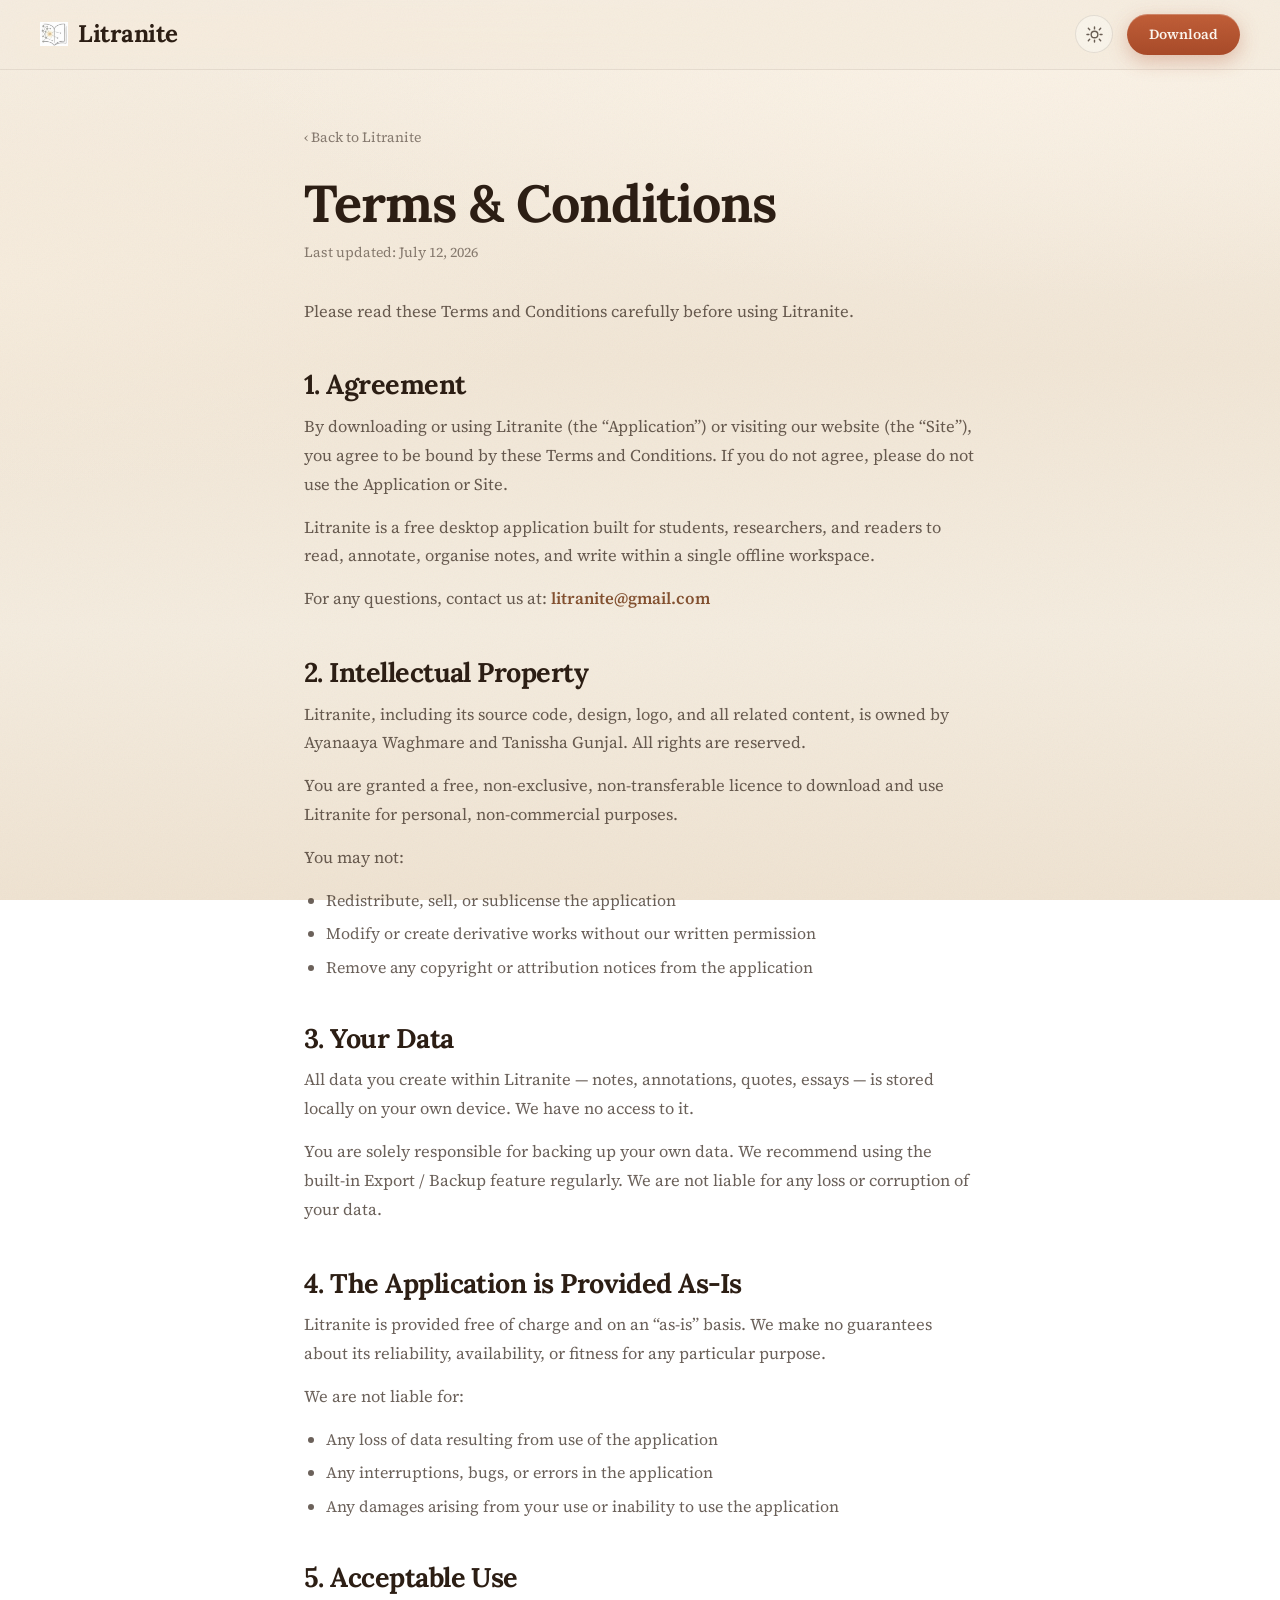
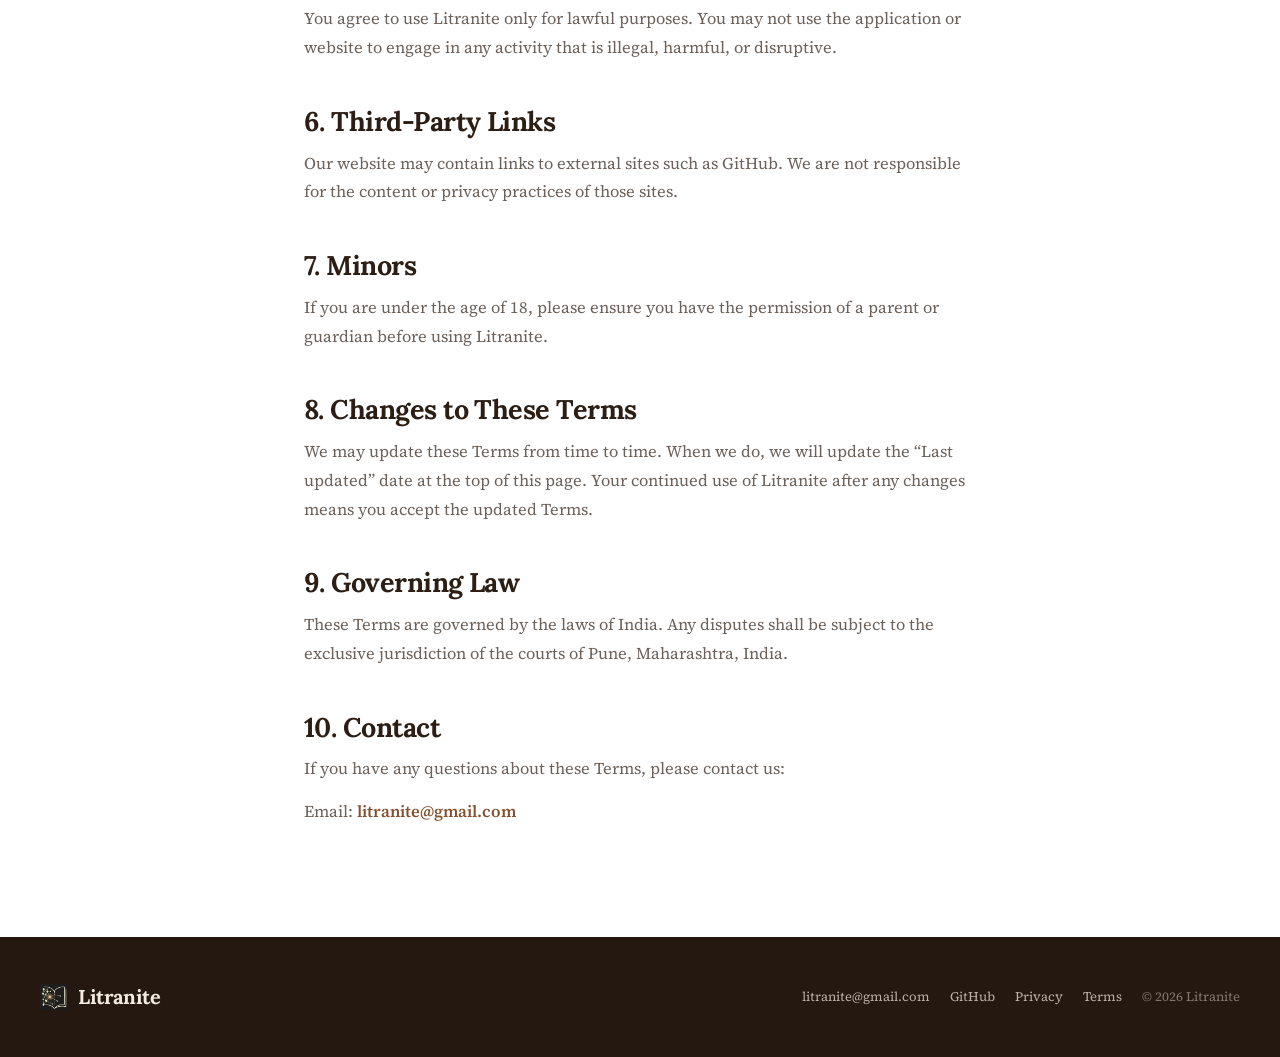
<file: terms.html>
<!DOCTYPE html>
<html lang="en">
<head>
<meta charset="utf-8">
<meta name="viewport" content="width=device-width, initial-scale=1">
<title>Terms &amp; Conditions — Litranite</title>
<meta name="description" content="The terms and conditions for using Litranite and our website.">
<meta name="theme-color" content="#f4ece0">
<link rel="icon" type="image/png" href="assets/logo.png">
<link rel="preconnect" href="https://fonts.googleapis.com">
<link rel="preconnect" href="https://fonts.gstatic.com" crossorigin>
<link href="https://fonts.googleapis.com/css2?family=Caveat:wght@500;600&family=Lora:ital,wght@0,500;0,600;0,700;1,500&family=Source+Serif+4:ital,wght@0,400;0,600;1,400&display=swap" rel="stylesheet">
<link rel="stylesheet" href="styles.css?v=23">
<script>(function(){try{var t=localStorage.getItem('litranite-theme');var d=['dark','serif-dark','amoled','nord','catppuccin','everforest'];if(!t)t=matchMedia('(prefers-color-scheme: dark)').matches?'dark':'light';var r=document.documentElement;r.setAttribute('data-theme',t);r.setAttribute('data-scheme',d.indexOf(t)>=0?'dark':'light');}catch(e){}})();</script>
</head>
<body>

<header class="nav">
  <a class="logo" href="index.html#top">
    <img class="logo-mark lm-light" src="assets/logo.png" alt="" width="28" height="28">
    <img class="logo-mark lm-dark" src="assets/logo-on-dark.png" alt="" width="28" height="28">
    <span class="logo-word">Litranite</span>
  </a>
  <div class="nav-right">
    <button class="theme-toggle" type="button" aria-label="Switch between day and night reading" title="Day / night">
      <svg class="ic-sun" viewBox="0 0 24 24" fill="none" stroke="currentColor" stroke-width="1.8" stroke-linecap="round"><circle cx="12" cy="12" r="4.2"/><path d="M12 2.5v2.4M12 19.1v2.4M4.2 4.2l1.7 1.7M18.1 18.1l1.7 1.7M2.5 12h2.4M19.1 12h2.4M4.2 19.8l1.7-1.7M18.1 5.9l1.7-1.7"/></svg>
      <svg class="ic-moon" viewBox="0 0 24 24" fill="none" stroke="currentColor" stroke-width="1.8" stroke-linecap="round" stroke-linejoin="round"><path d="M20 14.5A8 8 0 1 1 9.5 4a6.3 6.3 0 0 0 10.5 10.5Z"/></svg>
    </button>
    <a class="btn btn-solid" href="index.html#download">Download</a>
  </div>
</header>

<main class="legal">
  <a class="ip-back" href="index.html">‹ Back to Litranite</a>
  <h1>Terms &amp; Conditions</h1>
  <p class="legal-updated">Last updated: July 12, 2026</p>

  <div class="legal-body">
    <p>Please read these Terms and Conditions carefully before using Litranite.</p>

    <h2>1. Agreement</h2>
    <p>By downloading or using Litranite (the “Application”) or visiting our website (the “Site”), you agree to be bound by these Terms and Conditions. If you do not agree, please do not use the Application or Site.</p>
    <p>Litranite is a free desktop application built for students, researchers, and readers to read, annotate, organise notes, and write within a single offline workspace.</p>
    <p>For any questions, contact us at: <a href="mailto:litranite@gmail.com">litranite@gmail.com</a></p>

    <h2>2. Intellectual Property</h2>
    <p>Litranite, including its source code, design, logo, and all related content, is owned by Ayanaaya Waghmare and Tanissha Gunjal. All rights are reserved.</p>
    <p>You are granted a free, non-exclusive, non-transferable licence to download and use Litranite for personal, non-commercial purposes.</p>
    <p>You may not:</p>
    <ul>
      <li>Redistribute, sell, or sublicense the application</li>
      <li>Modify or create derivative works without our written permission</li>
      <li>Remove any copyright or attribution notices from the application</li>
    </ul>

    <h2>3. Your Data</h2>
    <p>All data you create within Litranite — notes, annotations, quotes, essays — is stored locally on your own device. We have no access to it.</p>
    <p>You are solely responsible for backing up your own data. We recommend using the built-in Export / Backup feature regularly. We are not liable for any loss or corruption of your data.</p>

    <h2>4. The Application is Provided As-Is</h2>
    <p>Litranite is provided free of charge and on an “as-is” basis. We make no guarantees about its reliability, availability, or fitness for any particular purpose.</p>
    <p>We are not liable for:</p>
    <ul>
      <li>Any loss of data resulting from use of the application</li>
      <li>Any interruptions, bugs, or errors in the application</li>
      <li>Any damages arising from your use or inability to use the application</li>
    </ul>

    <h2>5. Acceptable Use</h2>
    <p>You agree to use Litranite only for lawful purposes. You may not use the application or website to engage in any activity that is illegal, harmful, or disruptive.</p>

    <h2>6. Third-Party Links</h2>
    <p>Our website may contain links to external sites such as GitHub. We are not responsible for the content or privacy practices of those sites.</p>

    <h2>7. Minors</h2>
    <p>If you are under the age of 18, please ensure you have the permission of a parent or guardian before using Litranite.</p>

    <h2>8. Changes to These Terms</h2>
    <p>We may update these Terms from time to time. When we do, we will update the “Last updated” date at the top of this page. Your continued use of Litranite after any changes means you accept the updated Terms.</p>

    <h2>9. Governing Law</h2>
    <p>These Terms are governed by the laws of India. Any disputes shall be subject to the exclusive jurisdiction of the courts of Pune, Maharashtra, India.</p>

    <h2>10. Contact</h2>
    <p>If you have any questions about these Terms, please contact us:</p>
    <p>Email: <a href="mailto:litranite@gmail.com">litranite@gmail.com</a></p>
  </div>
</main>

<footer class="footer">
  <div class="foot-brand">
    <img class="logo-mark" src="assets/logo-on-dark.png" alt="" width="20" height="20">
    <span class="logo-word">Litranite</span>
  </div>
  <nav class="foot-links" aria-label="Footer">
    <a href="mailto:litranite@gmail.com">litranite@gmail.com</a>
    <a href="https://github.com/AyanaayaW/litranite-releases/releases">GitHub</a>
    <a href="privacy.html">Privacy</a>
    <a href="terms.html">Terms</a>
    <span>© 2026 Litranite</span>
  </nav>
</footer>

<script src="site.js?v=23"></script>
<!-- Cloudflare Web Analytics --><script type='module' src='https://static.cloudflareinsights.com/beacon.min.js' data-cf-beacon='{"token": "715a8fd282424061a00a3bc4417c188f"}'></script><!-- End Cloudflare Web Analytics -->
</body>
</html>
</file>
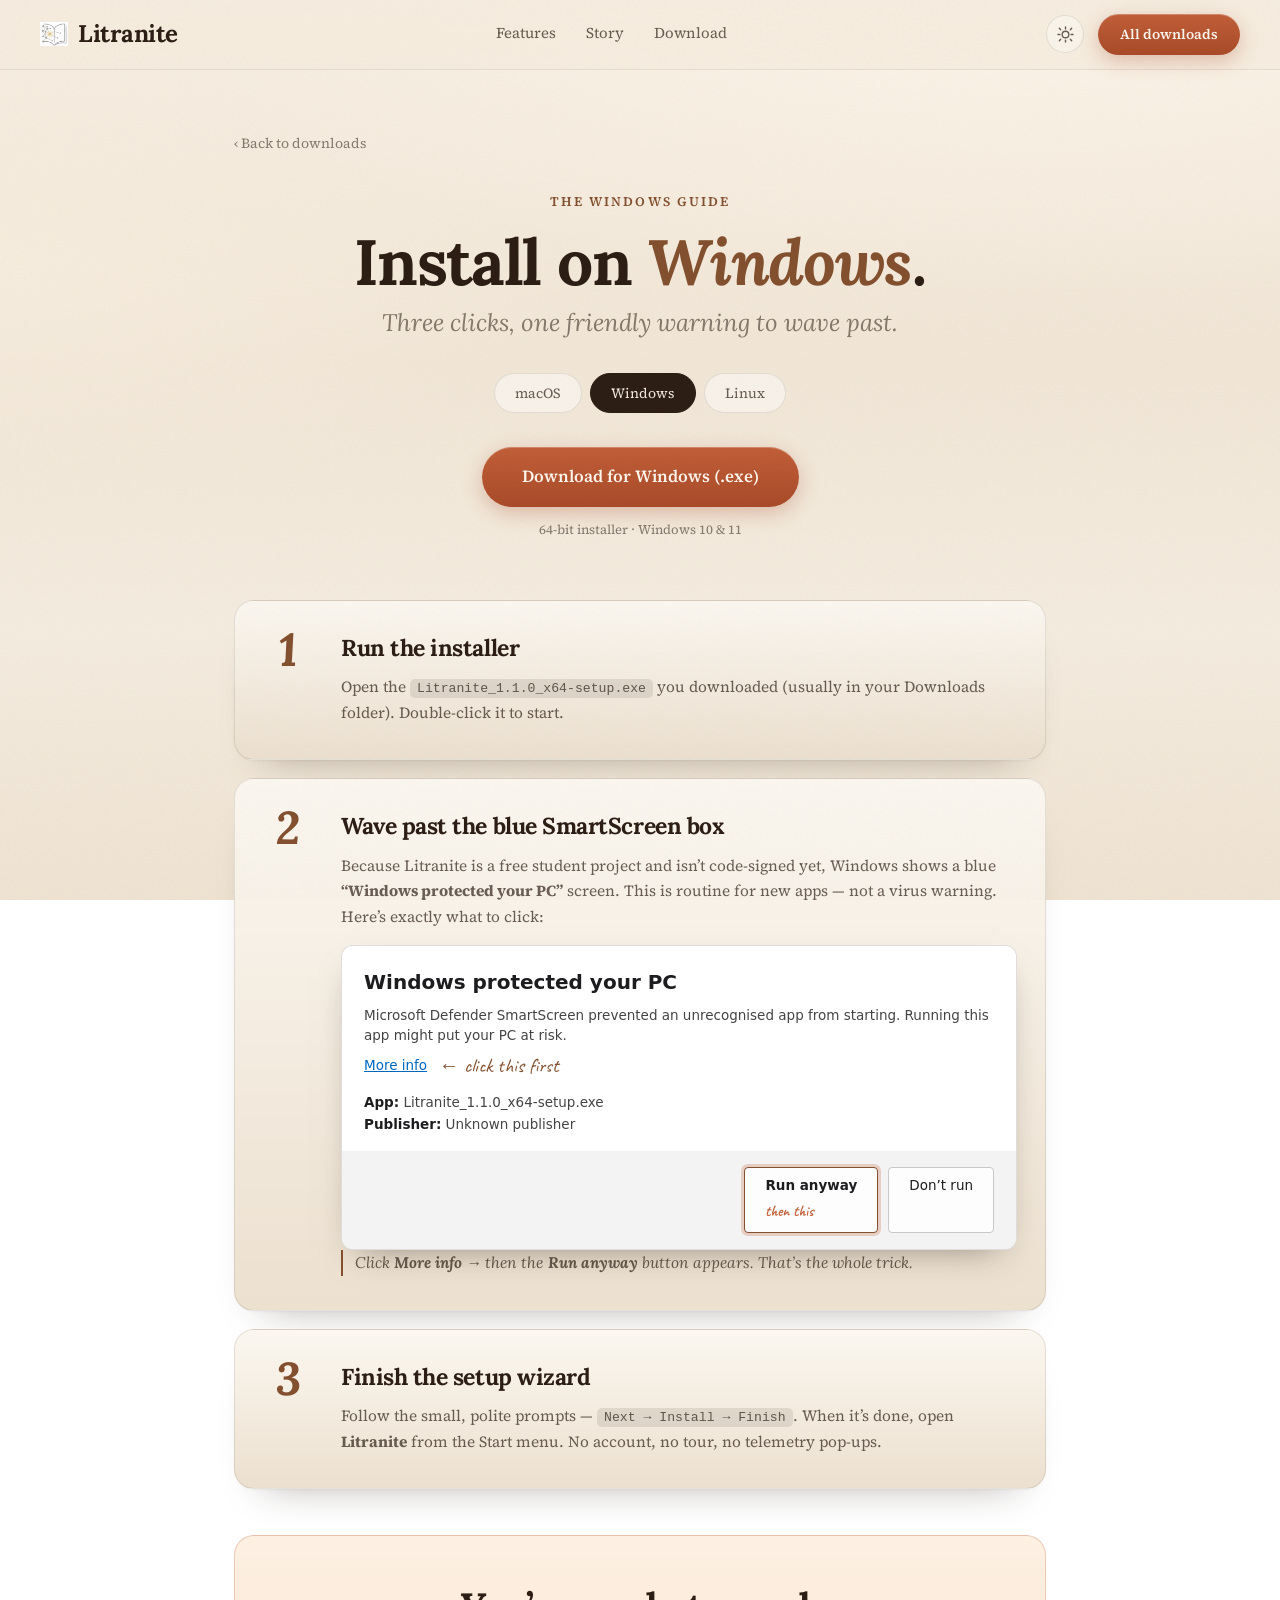
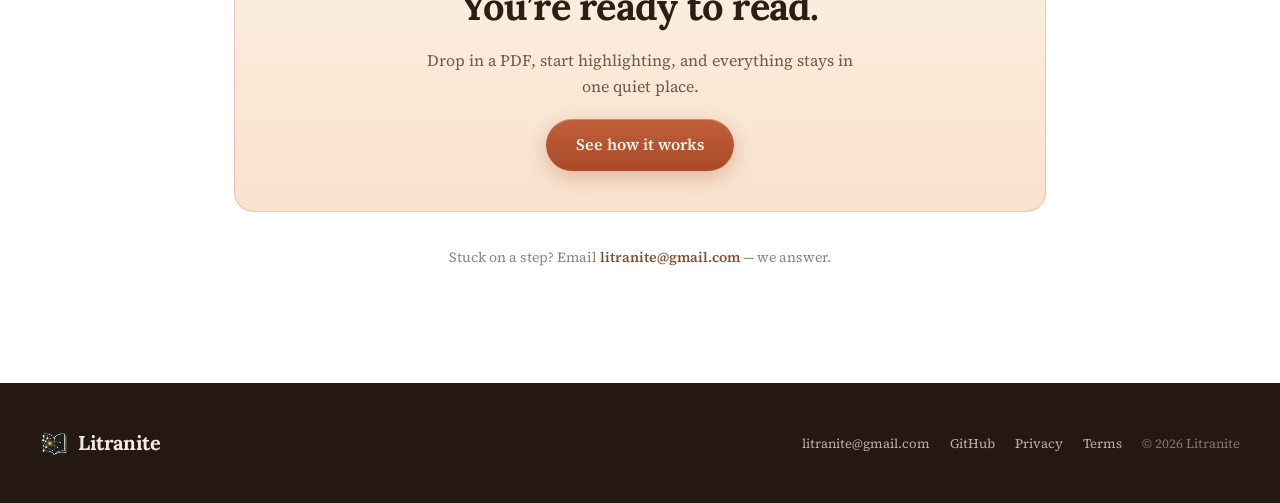
<file: windows.html>
<!DOCTYPE html>
<html lang="en">
<head>
<meta charset="utf-8">
<meta name="viewport" content="width=device-width, initial-scale=1">
<title>Install Litranite on Windows — Guide</title>
<meta name="description" content="Step-by-step guide to installing Litranite on Windows, including getting past the SmartScreen warning.">
<meta name="theme-color" content="#f4ece0">
<meta property="og:type" content="website">
<meta property="og:site_name" content="Litranite">
<meta property="og:title" content="Install Litranite on Windows">
<meta property="og:description" content="A clear, step-by-step guide to installing Litranite on Windows.">
<meta property="og:image" content="https://litranite.github.io/assets/og-image.png">
<meta name="twitter:card" content="summary_large_image">
<meta name="twitter:image" content="https://litranite.github.io/assets/og-image.png">
<link rel="icon" type="image/png" href="assets/logo.png">
<link rel="preconnect" href="https://fonts.googleapis.com">
<link rel="preconnect" href="https://fonts.gstatic.com" crossorigin>
<link href="https://fonts.googleapis.com/css2?family=Caveat:wght@500;600&family=Lora:ital,wght@0,500;0,600;0,700;1,500&family=Source+Serif+4:ital,wght@0,400;0,600;1,400&display=swap" rel="stylesheet">
<link rel="stylesheet" href="styles.css?v=23">
<script>(function(){try{var t=localStorage.getItem('litranite-theme');var d=['dark','serif-dark','amoled','nord','catppuccin','everforest'];if(!t)t=matchMedia('(prefers-color-scheme: dark)').matches?'dark':'light';var r=document.documentElement;r.setAttribute('data-theme',t);r.setAttribute('data-scheme',d.indexOf(t)>=0?'dark':'light');}catch(e){}})();</script>
</head>
<body>

<header class="nav">
  <a class="logo" href="index.html#top">
    <img class="logo-mark lm-light" src="assets/logo.png" alt="" width="28" height="28">
    <img class="logo-mark lm-dark" src="assets/logo-on-dark.png" alt="" width="28" height="28">
    <span class="logo-word">Litranite</span>
  </a>
  <nav class="nav-links" aria-label="Main">
    <a href="index.html#features">Features</a>
    <a href="index.html#story">Story</a>
    <a href="index.html#download">Download</a>
  </nav>
  <div class="nav-right">
    <button class="theme-toggle" type="button" aria-label="Switch between day and night reading" title="Day / night">
      <svg class="ic-sun" viewBox="0 0 24 24" fill="none" stroke="currentColor" stroke-width="1.8" stroke-linecap="round"><circle cx="12" cy="12" r="4.2"/><path d="M12 2.5v2.4M12 19.1v2.4M4.2 4.2l1.7 1.7M18.1 18.1l1.7 1.7M2.5 12h2.4M19.1 12h2.4M4.2 19.8l1.7-1.7M18.1 5.9l1.7-1.7"/></svg>
      <svg class="ic-moon" viewBox="0 0 24 24" fill="none" stroke="currentColor" stroke-width="1.8" stroke-linecap="round" stroke-linejoin="round"><path d="M20 14.5A8 8 0 1 1 9.5 4a6.3 6.3 0 0 0 10.5 10.5Z"/></svg>
    </button>
    <a class="btn btn-solid" href="index.html#download">All downloads</a>
  </div>
</header>

<main class="ip-main">
  <a class="ip-back" href="index.html#download">‹ Back to downloads</a>

  <div class="ip-head">
    <span class="eyebrow ip-eyebrow">The Windows Guide</span>
    <h1>Install on <em>Windows</em>.</h1>
    <div class="ip-sub">Three clicks, one friendly warning to wave past.</div>
  </div>

  <nav class="ip-osbar" aria-label="Choose your system">
    <a href="mac.html">macOS</a>
    <a href="windows.html" aria-current="page">Windows</a>
    <a href="linux.html">Linux</a>
  </nav>

  <div class="ip-download">
    <a class="btn btn-solid btn-lg" id="dl-win" href="https://github.com/AyanaayaW/litranite-releases/releases/download/v1.1.0/Litranite_1.1.0_x64-setup.exe">Download for Windows (.exe)</a>
    <span class="ip-dl-alt">64-bit installer · Windows 10 &amp; 11</span>
  </div>

  <div class="ip-steps">

    <!-- 1 -->
    <section class="ip-step">
      <div class="ip-num">1</div>
      <div>
        <h3>Run the installer</h3>
        <p>Open the <span class="kbd">Litranite_1.1.0_x64-setup.exe</span> you downloaded (usually in your Downloads folder). Double-click it to start.</p>
      </div>
    </section>

    <!-- 2 -->
    <section class="ip-step">
      <div class="ip-num">2</div>
      <div>
        <h3>Wave past the blue SmartScreen box</h3>
        <p>Because Litranite is a free student project and isn’t code-signed yet, Windows shows a blue <b>“Windows protected your PC”</b> screen. This is routine for new apps — not a virus warning. Here’s exactly what to click:</p>

        <div class="mock mock-smartscreen" role="img" aria-label="Windows SmartScreen dialog. Click More info, then Run anyway.">
          <div class="mock-ss-top">
            <div class="ss-title">Windows protected your PC</div>
            <div class="ss-desc">Microsoft Defender SmartScreen prevented an unrecognised app from starting. Running this app might put your PC at risk.</div>
            <a class="mock-ss-moreinfo">More info<span class="ss-point">click this first</span></a>
            <div class="mock-ss-app"><b>App:</b> Litranite_1.1.0_x64-setup.exe<br><b>Publisher:</b> Unknown publisher</div>
          </div>
          <div class="mock-ss-btns">
            <span class="mbtn hi">Run anyway<span style="display:block;font-family:'Caveat',cursive;font-size:16px;color:#c15f38;font-weight:600;margin-top:2px">then this</span></span>
            <span class="mbtn">Don’t run</span>
          </div>
        </div>
        <p class="cmd-note">Click <b>More info</b> → then the <b>Run anyway</b> button appears. That’s the whole trick.</p>
      </div>
    </section>

    <!-- 3 -->
    <section class="ip-step">
      <div class="ip-num">3</div>
      <div>
        <h3>Finish the setup wizard</h3>
        <p>Follow the small, polite prompts — <span class="kbd">Next → Install → Finish</span>. When it’s done, open <b>Litranite</b> from the Start menu. No account, no tour, no telemetry pop-ups.</p>
      </div>
    </section>

  </div>

  <div class="ip-final">
    <h2>You’re ready to read.</h2>
    <p>Drop in a PDF, start highlighting, and everything stays in one quiet place.</p>
    <a class="btn btn-solid" href="index.html#features">See how it works</a>
  </div>

  <p class="ip-support">Stuck on a step? Email <a href="mailto:litranite@gmail.com">litranite@gmail.com</a> — we answer.</p>
</main>

<footer class="footer">
  <div class="foot-brand">
    <img class="logo-mark" src="assets/logo-on-dark.png" alt="" width="20" height="20">
    <span class="logo-word">Litranite</span>
  </div>
  <nav class="foot-links" aria-label="Footer">
    <a href="mailto:litranite@gmail.com">litranite@gmail.com</a>
    <a href="https://github.com/AyanaayaW/litranite-releases/releases">GitHub</a>
    <a href="privacy.html">Privacy</a>
    <a href="terms.html">Terms</a>
    <span>© 2026 Litranite</span>
  </nav>
</footer>

<script src="site.js?v=23"></script>
<!-- Cloudflare Web Analytics --><script type='module' src='https://static.cloudflareinsights.com/beacon.min.js' data-cf-beacon='{"token": "715a8fd282424061a00a3bc4417c188f"}'></script><!-- End Cloudflare Web Analytics -->
</body>
</html>
</file>
<file: styles.css>
/* ============================================================
   Litranite — cinematic, Apple-style scrolling site
   Warm paper palette · serif (Lora) display type · textured
   ============================================================ */

:root {
  --paper:      #f4ece0;
  --paper-2:    #ece0cf;
  --card:       #fbf7f0;
  --card-line:  rgba(46, 32, 22, .10);

  --ink:        #2c1e14;
  --ink-70:     rgba(44, 30, 20, .70);
  --ink-55:     rgba(44, 30, 20, .55);
  --ink-40:     rgba(44, 30, 20, .40);

  --espresso:   #241811;
  --espresso-2: #34241a;

  --cream:      #f4ece0;
  --cream-70:   rgba(244, 236, 224, .72);
  --cream-45:   rgba(244, 236, 224, .45);

  --terracotta: #83502f;   /* warm brown — the dominant accent (~70%) */
  --terracotta-2:#5f3a22;
  --pop:        #c15f38;    /* orange — reserved for CTAs & the hero (~30%) */
  --pop-2:      #a94a29;
  --gold:       #d9a24c;

  --font-display: 'Lora', Georgia, 'Times New Roman', serif;
  --font-body:    'Source Serif 4', Georgia, serif;

  --ease: cubic-bezier(.22, .68, .16, 1);
}

* { box-sizing: border-box; }

html { scroll-behavior: smooth; -webkit-font-smoothing: antialiased; }

body {
  margin: 0;
  color: var(--ink);
  font-family: var(--font-body);
  line-height: 1.62;
  /* fluid, flowing warm background — one gradient across the whole page */
  background:
    radial-gradient(120% 60% at 80% 0%, #fbf3e7 0%, transparent 55%),
    radial-gradient(90% 50% at 0% 30%, #f6ecdd 0%, transparent 50%),
    linear-gradient(180deg, #f7efe3 0%, #f1e6d6 40%, #f4ecdf 70%, #efe3d2 100%);
  background-attachment: fixed;
}

/* paper grain overlay — kills the flat feel */
body::before {
  content: "";
  position: fixed;
  inset: 0;
  z-index: 9999;
  pointer-events: none;
  opacity: .05;
  mix-blend-mode: multiply;
  background-image: url("data:image/svg+xml,%3Csvg xmlns='http://www.w3.org/2000/svg' width='160' height='160'%3E%3Cfilter id='n'%3E%3CfeTurbulence type='fractalNoise' baseFrequency='0.8' numOctaves='2' stitchTiles='stitch'/%3E%3C/filter%3E%3Crect width='100%25' height='100%25' filter='url(%23n)'/%3E%3C/svg%3E");
}

/* ---------- type ---------- */

h1, h2, h3 { margin: 0; font-family: var(--font-display); font-weight: 700; letter-spacing: -.02em; }

.eyebrow {
  display: inline-block;
  font-family: var(--font-body);
  font-size: 13px;
  font-weight: 600;
  letter-spacing: .16em;
  text-transform: uppercase;
  color: var(--terracotta);
  margin-bottom: 18px;
}

.lead { font-size: clamp(17px, 1.6vw, 20px); color: var(--ink-70); }

a { color: inherit; }

/* ---------- buttons ---------- */

.btn {
  display: inline-flex;
  align-items: center;
  justify-content: center;
  padding: 13px 30px;
  border-radius: 100px;
  font-family: var(--font-body);
  font-size: 16px;
  font-weight: 600;
  text-decoration: none;
  transition: transform .3s var(--ease), box-shadow .3s var(--ease), background .3s var(--ease), color .3s var(--ease);
}

.btn-solid {
  background: linear-gradient(180deg, var(--pop) 0%, var(--pop-2) 100%);
  color: var(--on-pop, #fdf6ee);
  box-shadow: 0 6px 20px rgba(169, 74, 41, .30), inset 0 1px 0 rgba(255, 255, 255, .25);
}
.btn-solid:hover { transform: translateY(-2px); box-shadow: 0 12px 30px rgba(169, 74, 41, .38), inset 0 1px 0 rgba(255, 255, 255, .25); }

.btn-outline {
  border: 1.5px solid rgba(44, 30, 20, .28);
  color: var(--ink);
  background: rgba(255, 255, 255, .4);
}
.btn-outline:hover { transform: translateY(-2px); border-color: var(--ink); background: rgba(255, 255, 255, .7); }

.btn-ghost { color: var(--terracotta); padding: 13px 8px; }
.btn-ghost::after { content: " ›"; }
.btn-ghost:hover { color: var(--terracotta-2); }

.btn:active { transform: translateY(0) scale(.98); }

/* ---------- nav ---------- */

.nav {
  position: sticky;
  top: 0;
  z-index: 100;
  display: flex;
  align-items: center;
  justify-content: space-between;
  gap: 18px;
  padding: 14px 40px;
  background: color-mix(in srgb, var(--paper) 76%, transparent);
  backdrop-filter: saturate(180%) blur(18px);
  -webkit-backdrop-filter: saturate(180%) blur(18px);
  border-bottom: 1px solid rgba(46, 32, 22, .08);
}

.logo { display: flex; align-items: center; gap: 10px; text-decoration: none; }
.logo-mark { width: 28px; height: 28px; object-fit: contain; transition: transform .35s var(--ease); }
.logo:hover .logo-mark { transform: rotate(-8deg) scale(1.08); }
.logo-word { font-family: var(--font-display); font-size: 24px; font-weight: 700; letter-spacing: -.02em; }

.nav-links { display: flex; gap: 30px; font-size: 15px; }
.nav-links a { position: relative; text-decoration: none; color: var(--ink-70); padding-bottom: 3px; transition: color .25s; }
.nav-links a::after {
  content: ""; position: absolute; left: 0; bottom: 0; width: 100%; height: 2px;
  background: var(--terracotta); transform: scaleX(0); transform-origin: left; transition: transform .28s var(--ease);
}
.nav-links a:hover { color: var(--ink); }
.nav-links a:hover::after { transform: scaleX(1); }
.nav .btn { padding: 9px 22px; font-size: 14px; }

/* ---------- hero ---------- */

.hero { text-align: center; padding: 96px 24px 120px; overflow: visible; }

.hero h1 {
  font-size: clamp(46px, 8vw, 92px);
  line-height: 1.02;
}
.hero .accent { color: var(--pop); }

.hero .lead { max-width: 560px; margin: 46px auto 0; }

.hero-ctas { display: flex; justify-content: center; flex-wrap: wrap; gap: 14px; margin-top: 32px; }

.hero-media {
  margin: 56px auto 0;
  max-width: 1040px;
  perspective: 1600px;
  will-change: transform;
}

.hero-shot {
  display: block;
  width: 100%;
  height: auto;
  border-radius: 16px;
  border: 1px solid rgba(46, 32, 22, .12);
  box-shadow:
    0 2px 6px rgba(46, 32, 22, .10),
    0 30px 60px -20px rgba(46, 32, 22, .35),
    0 60px 120px -40px rgba(46, 32, 22, .30);
  will-change: transform;
}

/* ============================================================
   SLIDESHOW SCENE — full screenshots swap (slide, never zoom),
   with pointer labels that pop in over each screen
   ============================================================ */

.pin { position: relative; }

/* fallback (no JS / narrow): simple stacked showcase */
.pin-track { display: none; }
.scrolly-on .pin-track { display: block; }

.pin-fallback {
  max-width: 1000px;
  margin: 0 auto;
  padding: 20px 24px 60px;
  display: flex;
  flex-direction: column;
  gap: 60px;
}
.scrolly-on .pin-fallback { display: none; }
.fb-item .eyebrow { color: var(--terracotta); }
.fb-item h2 { font-size: clamp(26px, 4vw, 40px); margin-bottom: 20px; line-height: 1.08; }
.fb-shot { width: 100%; border-radius: 14px; border: 1px solid var(--card-line); box-shadow: 0 24px 50px -28px rgba(46,32,22,.4); }

/* carousel */
.pin-track { position: relative; }

.pin-stage {
  position: relative;
  display: flex;
  flex-direction: column;
  align-items: center;
  justify-content: center;
  gap: clamp(20px, 3.2vh, 34px);
  padding: clamp(50px, 8vh, 88px) clamp(24px, 5vw, 80px);
  background:
    radial-gradient(90% 80% at 50% 42%, #fdf7ec 0%, #f4ecdf 58%, #efe4d3 100%);
}

/* prev / next arrows flank the frame */
.car-row {
  display: flex;
  align-items: center;
  justify-content: center;
  gap: clamp(10px, 2vw, 26px);
  width: 100%;
}
.car-arrow {
  flex: none;
  width: 48px; height: 48px;
  border-radius: 50%;
  display: grid; place-items: center;
  font-family: var(--font-body);
  font-size: 26px; line-height: 1;
  color: var(--ink);
  background: rgba(251, 247, 240, .8);
  -webkit-backdrop-filter: blur(6px);
  backdrop-filter: blur(6px);
  border: 1px solid rgba(46, 32, 22, .16);
  box-shadow: 0 6px 16px -8px rgba(46, 32, 22, .4);
  transition: transform .25s var(--ease), background .25s var(--ease), box-shadow .25s var(--ease);
}
.car-arrow:hover { background: #fff; transform: scale(1.08); box-shadow: 0 10px 22px -10px rgba(46, 32, 22, .5); }
.car-arrow:active { transform: scale(.96); }
.car-arrow span { display: block; margin-top: -3px; }

/* heading above the frame, cross-fades per screen */
.pin-heads { position: relative; flex: none; height: clamp(72px, 12vh, 116px); width: 100%; text-align: center; }
.phead {
  position: absolute;
  inset: 0;
  opacity: 0;
  transform: translateY(12px);
  transition: opacity .5s var(--ease), transform .5s var(--ease);
}
.phead.active { opacity: 1; transform: none; }
.phead .eyebrow { color: var(--terracotta); margin-bottom: 8px; }
.phead h2 { color: var(--ink); font-size: clamp(26px, 3.4vw, 46px); line-height: 1.05; }

/* the framed screenshot */
.pin-frame {
  position: relative;
  flex: none;
  width: min(66vw, calc(58vh * 1.6), 1000px);
  aspect-ratio: 16 / 10;
  border-radius: 16px;
  overflow: hidden;
  background: #fbf7f0;
  border: 1px solid rgba(46, 32, 22, .12);
  box-shadow:
    0 2px 6px rgba(46, 32, 22, .10),
    0 40px 80px -30px rgba(46, 32, 22, .45),
    0 0 0 1px rgba(46, 32, 22, .04);
}

/* each screenshot is a sliding layer; JS positions them so an opaque
   image always fills the frame — screens slide, never fade */
.slideimg {
  position: absolute;
  inset: 0;
  transform: translateX(102%);
  transition: transform .6s var(--ease);
  will-change: transform;
}
.slideimg img {
  position: absolute;
  inset: 0;
  width: 100%;
  height: 100%;
  object-fit: contain;
}

/* pointer labels ------------------------------------------------ */
.hot { position: absolute; z-index: 5; }
.hot-dot {
  position: absolute;
  left: 0; top: 0;
  width: 12px; height: 12px;
  margin: -6px;
  border-radius: 50%;
  background: var(--terracotta);
  border: 2px solid #fff;
  opacity: 0;
  transition: opacity .4s var(--ease);
}
.hot-label {
  position: absolute;
  white-space: nowrap;
  font-family: var(--font-body);
  font-size: clamp(11px, 1vw, 13px);
  font-weight: 600;
  color: var(--ink);
  background: rgba(251, 247, 240, .93);
  -webkit-backdrop-filter: blur(6px);
  backdrop-filter: blur(6px);
  border: 1px solid rgba(46, 32, 22, .14);
  border-radius: 100px;
  padding: 6px 12px;
  box-shadow: 0 6px 16px -6px rgba(46, 32, 22, .45);
  opacity: 0;
  translate: 0 6px;
  transition: opacity .5s var(--ease), translate .5s var(--ease);
}
/* label placement relative to the dot */
.hot-label            { left: 16px; top: 0; transform: translateY(-50%); }   /* right (default) */
.hot--l .hot-label    { left: auto; right: 16px; top: 0; transform: translateY(-50%); }
.hot--t .hot-label    { left: 0; bottom: 16px; top: auto; transform: translateX(-50%); }
.hot--b .hot-label    { left: 0; top: 16px; transform: translateX(-50%); }

/* reveal when this screen is the current one */
.slideimg.current .hot-dot { opacity: 1; }
.slideimg.current .hot-dot { animation: hotpulse 2.2s var(--ease) infinite; }
.slideimg.current .hot-label { opacity: 1; translate: 0 0; }
.slideimg.current .hot:nth-of-type(1) .hot-label { transition-delay: .15s; }
.slideimg.current .hot:nth-of-type(2) .hot-label { transition-delay: .30s; }
.slideimg.current .hot:nth-of-type(3) .hot-label { transition-delay: .45s; }

@keyframes hotpulse {
  0%   { box-shadow: 0 0 0 0 rgba(193, 95, 56, .5); }
  70%  { box-shadow: 0 0 0 11px rgba(193, 95, 56, 0); }
  100% { box-shadow: 0 0 0 0 rgba(193, 95, 56, 0); }
}

/* clickable progress dots below the frame */
.pin-rail {
  flex: none;
  margin: 0; padding: 0;
  display: flex;
  gap: 12px;
}
.pdot {
  width: 9px; height: 9px; padding: 0;
  border: none; border-radius: 50%;
  background: rgba(46, 32, 22, .2);
  transition: background .35s var(--ease), transform .35s var(--ease);
}
.pdot:hover { background: rgba(46, 32, 22, .4); }
.pdot.on { background: var(--terracotta); transform: scale(1.5); }

/* ---------- statement (type-driven, fluid) ---------- */

.statement { padding: clamp(120px, 18vh, 200px) 24px; text-align: center; }
.statement p {
  max-width: 880px;
  margin: 0 auto;
  font-family: var(--font-display);
  font-weight: 500;
  font-size: clamp(26px, 4.2vw, 52px);
  line-height: 1.22;
  letter-spacing: -.015em;
  color: var(--ink);
}
.statement .soft { color: var(--ink-40); }
.statement em { font-style: normal; color: var(--terracotta); }

/* ---------- features trio ---------- */

.features { padding: 40px 24px clamp(80px, 12vh, 140px); }
.features-head { text-align: center; max-width: 640px; margin: 0 auto 60px; }
.features-head h2 { font-size: clamp(32px, 4.4vw, 52px); line-height: 1.06; }
.features-head p { margin-top: 16px; }

.trio {
  display: grid;
  grid-template-columns: repeat(3, 1fr);
  gap: 26px;
  max-width: 1080px;
  margin: 0 auto;
}

.card {
  position: relative;
  padding: 34px 30px 30px;
  border-radius: 22px;
  background: linear-gradient(180deg, #fdfaf4 0%, #f7efe2 100%);
  border: 1px solid rgba(46, 32, 22, .08);
  box-shadow: 0 1px 2px rgba(46, 32, 22, .04), 0 24px 40px -28px rgba(46, 32, 22, .4);
  overflow: hidden;
  transition: transform .4s var(--ease), box-shadow .4s var(--ease);
}
.card::after {
  content: "";
  position: absolute;
  inset: 0;
  opacity: .04;
  mix-blend-mode: multiply;
  pointer-events: none;
  background-image: url("data:image/svg+xml,%3Csvg xmlns='http://www.w3.org/2000/svg' width='120' height='120'%3E%3Cfilter id='n'%3E%3CfeTurbulence type='fractalNoise' baseFrequency='0.9' numOctaves='2'/%3E%3C/filter%3E%3Crect width='100%25' height='100%25' filter='url(%23n)'/%3E%3C/svg%3E");
}
.card:hover { transform: translateY(-6px); box-shadow: 0 1px 2px rgba(46, 32, 22, .04), 0 34px 56px -30px rgba(46, 32, 22, .5); }

.card-glyph {
  width: 46px; height: 46px; border-radius: 13px;
  display: grid; place-items: center;
  background: linear-gradient(180deg, color-mix(in srgb, var(--gold) 20%, var(--card)), color-mix(in srgb, var(--gold) 48%, var(--card)));
  border: 1px solid rgba(169, 74, 41, .18);
  margin-bottom: 20px;
  color: var(--terracotta-2);
  transition: transform .45s var(--ease);
}
.card:hover .card-glyph { transform: rotate(-6deg) scale(1.06); }
.card-glyph svg { width: 24px; height: 24px; }

.card h3 { font-size: 22px; margin-bottom: 8px; }
.card p { margin: 0; font-size: 15px; color: var(--ink-70); }

/* ---------- download ---------- */

.download { padding: clamp(30px, 5vh, 56px) 24px clamp(80px, 12vh, 130px); text-align: center; scroll-margin-top: 40px; }
.download h2 { font-size: clamp(32px, 4.4vw, 52px); }
.download .lead { max-width: 520px; margin: 16px auto 0; }
.download-version { font-size: 14px; color: var(--ink-55); margin-top: 8px; }

.platforms {
  display: flex; gap: 22px; justify-content: center; flex-wrap: wrap;
  max-width: 820px; margin: 44px auto 0;
}
.platform {
  display: block; text-decoration: none; color: inherit;
  flex: 1; min-width: 210px; max-width: 240px;
  padding: 30px 26px;
  border-radius: 22px;
  background: linear-gradient(180deg, var(--card) 0%, var(--paper-2) 100%);
  border: 1px solid rgba(46, 32, 22, .08);
  box-shadow: 0 24px 40px -30px rgba(46, 32, 22, .45);
  transition: transform .35s var(--ease), box-shadow .35s var(--ease);
}
.platform:hover { transform: translateY(-6px); box-shadow: 0 34px 56px -30px rgba(46, 32, 22, .55); }
.platform-glyph { width: 40px; height: 40px; margin: 0 auto 14px; color: var(--ink); }
.platform-glyph svg { width: 40px; height: 40px; }
.platform h3 { font-size: 19px; }
.platform-primary {
  background: linear-gradient(180deg, color-mix(in srgb, var(--pop) 8%, var(--card)) 0%, color-mix(in srgb, var(--pop) 18%, var(--card)) 100%);
  border-color: rgba(169, 74, 41, .3);
  box-shadow: 0 30px 50px -28px rgba(169, 74, 41, .5);
  transform: scale(1.06);
}
.platform-primary:hover { transform: scale(1.06) translateY(-6px); }
.platform-primary h3 { color: var(--terracotta-2); }
.platform-primary .platform-glyph { color: var(--terracotta-2); }
.platform .btn { margin-top: 16px; width: 100%; }
.platform-alt { display: block; margin-top: 10px; font-size: 12px; color: var(--ink-55); }
.platform-alt a { color: var(--terracotta); }

/* ---------- install ---------- */

.install { padding: clamp(60px, 9vh, 100px) 24px clamp(90px, 13vh, 150px); }
.install-head { text-align: center; margin-bottom: 34px; }
.install-head h2 { font-size: clamp(30px, 4vw, 46px); }

.tabs { display: flex; justify-content: center; gap: 8px; margin-bottom: 30px; }
.tab {
  padding: 9px 22px; border-radius: 100px;
  font-family: var(--font-body); font-size: 14px; color: var(--ink-70);
  background: rgba(255, 255, 255, .5);
  border: 1px solid rgba(46, 32, 22, .12);
  cursor: pointer; transition: all .25s var(--ease);
}
.tab:hover:not([aria-selected="true"]) { background: rgba(255, 255, 255, .85); }
.tab[aria-selected="true"] { background: var(--ink); color: var(--cream); border-color: var(--ink); }

.tab-panel { max-width: 560px; margin: 0 auto; }
.steps { list-style: none; margin: 0; padding: 0; display: flex; flex-direction: column; gap: 14px; }
.steps li { display: flex; gap: 14px; align-items: flex-start; font-size: 15px; }
.step-num {
  flex: none; width: 28px; height: 28px; border-radius: 50%;
  display: grid; place-items: center; font-size: 13px; font-weight: 600;
  background: linear-gradient(180deg, color-mix(in srgb, var(--gold) 20%, var(--card)), color-mix(in srgb, var(--gold) 48%, var(--card))); color: var(--terracotta-2);
}
.install-note {
  margin-top: 24px; padding: 14px 18px; border-radius: 16px;
  background: rgba(217, 162, 76, .16);
  border: 1px solid rgba(217, 162, 76, .35);
  font-size: 13.5px; line-height: 1.6; color: var(--ink-70);
}
.install-note strong { color: var(--ink); }
.install-note code {
  font-family: ui-monospace, Menlo, monospace; font-size: .85em;
  background: color-mix(in srgb, var(--ink) 10%, transparent); padding: 2px 6px; border-radius: 5px;
}

/* ---------- footer ---------- */

.footer {
  padding: 44px 40px;
  background: var(--espresso);
  color: var(--cream-45);
  display: flex; justify-content: space-between; align-items: center;
  flex-wrap: wrap; gap: 14px; font-size: 13px;
}
.footer .logo-word { color: var(--cream); font-size: 20px; }
.footer .foot-brand { display: flex; align-items: center; gap: 10px; }
.footer a { color: var(--cream-70); text-decoration: none; }
.footer a:hover { color: var(--gold); }
.footer nav { display: flex; gap: 20px; align-items: center; }

/* ---------- scroll reveal ---------- */

.js .reveal { opacity: 0; transform: translateY(26px); transition: opacity .8s var(--ease), transform .8s var(--ease); }
.js .reveal.in { opacity: 1; transform: none; }

/* ============================================================
   Custom cursor — inked pen
   ============================================================ */

/* Contextual cursor: system default for reading/browsing; pen only on
   interactive elements; highlighter over the reader demo (set elsewhere). */
a, button, .tab, [role="tab"], .platform, .card, .feature-tab, .maker, summary, label {
  cursor: url("data:image/svg+xml,%3Csvg%20xmlns%3D%27http%3A%2F%2Fwww.w3.org%2F2000%2Fsvg%27%20width%3D%2730%27%20height%3D%2730%27%20viewBox%3D%270%200%2032%2032%27%3E%3Cpath%20d%3D%27M25%203%2029%207%2012%2024%207%2025%208%2020Z%27%20fill%3D%27%23c15f38%27%20stroke%3D%27%23faf6ee%27%20stroke-width%3D%271.5%27%20stroke-linejoin%3D%27round%27%2F%3E%3Cpath%20d%3D%27M7%2025%208%2020%2012%2024Z%27%20fill%3D%27%232c1e14%27%2F%3E%3C%2Fsvg%3E") 7 24, pointer;
}

/* ---------- responsive ---------- */

@media (max-width: 860px) {
  .trio { grid-template-columns: 1fr; max-width: 460px; }
  .platform-primary { transform: none; }
  .platform-primary:hover { transform: translateY(-6px); }
}

@media (max-width: 700px) {
  .nav { padding: 12px 18px; }
  .nav-links { display: none; }
  .platforms { flex-direction: column; align-items: center; }
  .platform { width: 100%; max-width: 300px; }
  .footer { justify-content: center; text-align: center; }
}

@media (prefers-reduced-motion: reduce) {
  * { scroll-behavior: auto !important; }
  .js .reveal { opacity: 1 !important; transform: none !important; transition: none; }
  .slideimg, .phead, .hot-label, .hot-dot { transition: none; }
  .slideimg.current .hot-dot { animation: none; }
}

/* ============================================================
   NIGHT READING — dark theme (Ink & Ember)
   ============================================================ */
:root[data-scheme="dark"] {
  --paper:      #191410;
  --paper-2:    #14100c;
  --card:       #241c15;
  --card-line:  rgba(236, 227, 208, .12);

  --ink:        #ece3d0;
  --ink-70:     rgba(236, 227, 208, .72);
  --ink-55:     rgba(236, 227, 208, .55);
  --ink-40:     rgba(236, 227, 208, .38);

  --espresso:   #120e0a;
  --espresso-2: #1c150f;

  --cream:      #ece3d0;
  --cream-70:   rgba(236, 227, 208, .72);
  --cream-45:   rgba(236, 227, 208, .45);

  --terracotta: #c9915f;   /* light brown for dark mode */
  --terracotta-2:#b57a48;
  --pop:        #e08a5f;
  --pop-2:      #d0724a;
  --gold:       #e3b96a;
}

:root[data-scheme="dark"] body {
  background:
    radial-gradient(120% 60% at 80% 0%, #241a12 0%, transparent 55%),
    radial-gradient(90% 50% at 0% 30%, #1e1610 0%, transparent 50%),
    linear-gradient(180deg, #191410 0%, #15100b 45%, #1a140f 70%, #120e0a 100%);
  background-attachment: fixed;
}
:root[data-scheme="dark"] body::before { opacity: .09; mix-blend-mode: screen; }

:root[data-scheme="dark"] .nav { border-bottom-color: rgba(236, 227, 208, .08); }
:root[data-scheme="dark"] .hero-shot,
:root[data-scheme="dark"] .fb-shot { border-color: rgba(236, 227, 208, .14); }

:root[data-scheme="dark"] .pin-stage {
  background: radial-gradient(90% 80% at 50% 42%, #241b12 0%, #1a140e 58%, #14100b 100%);
}
:root[data-scheme="dark"] .pin-frame { background: #241c15; border-color: rgba(236,227,208,.12); }
:root[data-scheme="dark"] .car-arrow {
  background: rgba(36, 28, 21, .8);
  color: var(--ink);
  border-color: rgba(236, 227, 208, .18);
}
:root[data-scheme="dark"] .car-arrow:hover { background: #2c2219; }
:root[data-scheme="dark"] .hot-label {
  background: rgba(36, 28, 21, .94);
  color: var(--ink);
  border-color: rgba(236, 227, 208, .16);
}
:root[data-scheme="dark"] .pdot { background: rgba(236, 227, 208, .22); }

:root[data-scheme="dark"] .card,
:root[data-scheme="dark"] .platform {
  background: linear-gradient(180deg, var(--card) 0%, color-mix(in srgb, var(--card) 80%, #000) 100%);
  border-color: rgba(236, 227, 208, .1);
  box-shadow: 0 1px 2px rgba(0,0,0,.3), 0 24px 40px -28px rgba(0,0,0,.7);
}
:root[data-scheme="dark"] .platform-primary {
  background: linear-gradient(180deg, color-mix(in srgb, var(--pop) 14%, var(--card)) 0%, color-mix(in srgb, var(--pop) 8%, var(--card)) 100%);
  border-color: rgba(224, 138, 95, .38);
  box-shadow: 0 30px 50px -28px rgba(224, 138, 95, .28);
}
:root[data-scheme="dark"] .card-glyph,
:root[data-scheme="dark"] .step-num {
  background: linear-gradient(180deg, color-mix(in srgb, var(--gold) 30%, var(--card)), color-mix(in srgb, var(--gold) 46%, var(--card)));
  border-color: rgba(224, 138, 95, .3);
  color: #f4d9b0;
}
:root[data-scheme="dark"] .btn-outline {
  border-color: rgba(236, 227, 208, .26);
  background: rgba(236, 227, 208, .06);
  color: var(--ink);
}
:root[data-scheme="dark"] .btn-outline:hover { border-color: var(--ink); background: rgba(236, 227, 208, .12); }
:root[data-scheme="dark"] .tab {
  background: rgba(236, 227, 208, .06);
  border-color: rgba(236, 227, 208, .14);
  color: var(--ink-70);
}
:root[data-scheme="dark"] .tab[aria-selected="true"] { background: var(--terracotta); color: #1a130d; border-color: var(--terracotta); }
:root[data-scheme="dark"] .install-note {
  background: rgba(227, 185, 106, .1);
  border-color: rgba(227, 185, 106, .28);
}
:root[data-scheme="dark"] .reader-demo { background: linear-gradient(180deg, #271e16, #201810); }
:root[data-scheme="dark"] .reader-chrome { background: rgba(236,227,208,.05); border-bottom-color: var(--card-line); }
:root[data-scheme="dark"] .story { background: linear-gradient(180deg, transparent, rgba(236,227,208,.03), transparent); }

/* ============================================================
   THEME TOGGLE
   ============================================================ */
.logo .lm-dark { display: none; }
:root[data-scheme="dark"] .logo .lm-light { display: none; }
:root[data-scheme="dark"] .logo .lm-dark { display: inline-block; }

.nav-right { display: flex; align-items: center; gap: 14px; }
/* the old round day/night button was replaced by the theme picker */

/* ============================================================
   HAND-DRAWN UNDERLINE (draws in on reveal)
   ============================================================ */
[data-underline] { position: relative; display: table; margin-left: auto; margin-right: auto; margin-bottom: .5em; }
/* section headings: a small, tidy accent that never crowds the text below */
[data-underline]::after {
  content: "";
  position: absolute;
  left: 50%; bottom: -.22em;
  width: 58px; height: 3px; border-radius: 3px;
  background: var(--terracotta);
  transform: translateX(-50%) scaleX(0);
  transform-origin: center;
  opacity: .9;
  pointer-events: none;
}
.js [data-underline]::after { transition: transform .7s var(--ease); }
[data-underline].uline-in::after { transform: translateX(-50%) scaleX(1); }

/* the hero keeps the expressive full-width hand-drawn wave (its own spacing) */
.hero h1[data-underline] { margin-bottom: 0; }
.hero h1[data-underline]::after {
  left: -2%; width: 104%; bottom: -.46em; height: .3em; border-radius: 0;
  background: no-repeat center / 100% 100%
    url("data:image/svg+xml,%3Csvg xmlns='http://www.w3.org/2000/svg' viewBox='0 0 300 12' preserveAspectRatio='none'%3E%3Cpath d='M2 7 C 60 2, 110 11, 160 6 S 250 2, 298 7' fill='none' stroke='%2383502f' stroke-width='3' stroke-linecap='round'/%3E%3C/svg%3E");
  transform: translateX(0) scaleX(0);
  transform-origin: left center;
}
.hero h1[data-underline].uline-in::after { transform: translateX(0) scaleX(1); }
:root[data-scheme="dark"] .hero h1[data-underline]::after {
  background-image: url("data:image/svg+xml,%3Csvg xmlns='http://www.w3.org/2000/svg' viewBox='0 0 300 12' preserveAspectRatio='none'%3E%3Cpath d='M2 7 C 60 2, 110 11, 160 6 S 250 2, 298 7' fill='none' stroke='%23c9915f' stroke-width='3' stroke-linecap='round'/%3E%3C/svg%3E");
}

/* ============================================================
   INTERACTIVE CLOSE-READING DEMO (hero)
   ============================================================ */
.reader-demo {
  max-width: 900px;
  margin: 44px auto 0;
  text-align: left;
  border-radius: 18px;
  background: linear-gradient(180deg, #fefbf6 0%, #f7efe2 100%);
  border: 1px solid var(--card-line);
  box-shadow: 0 2px 6px rgba(46,32,22,.08), 0 34px 70px -34px rgba(46,32,22,.42);
  overflow: hidden;
}
.reader-chrome {
  display: flex; align-items: center; gap: 14px;
  padding: 11px 18px;
  background: rgba(46, 32, 22, .035);
  border-bottom: 1px solid var(--card-line);
  font-family: var(--font-body);
  font-size: 12.5px; color: var(--ink-55);
}
.reader-dots { display: inline-flex; gap: 6px; }
.reader-dots i { width: 10px; height: 10px; border-radius: 50%; background: rgba(46,32,22,.16); }
:root[data-scheme="dark"] .reader-dots i { background: rgba(236,227,208,.2); }
.reader-file { font-weight: 600; letter-spacing: .01em; }

/* chrome call-to-action */
.reader-cta { margin-left: auto; color: var(--terracotta); font-weight: 600; letter-spacing: .01em; animation: ctapulse 2.4s var(--ease) infinite; }
@keyframes ctapulse { 0%,100% { opacity: .6; } 50% { opacity: 1; } }
.reader-cta.gone { opacity: 0; animation: none; transition: opacity .4s; }

/* floating annotation toolbar (appears on selection) */
.sel-bar {
  position: absolute; z-index: 80;
  display: flex; align-items: center; gap: 5px;
  padding: 5px 6px; border-radius: 12px;
  background: var(--espresso);
  box-shadow: 0 14px 34px -12px rgba(46,32,22,.7), 0 0 0 1px rgba(0,0,0,.2);
  transform: translate(-50%, -8px) scale(.92);
  transform-origin: bottom center;
  opacity: 0; pointer-events: none;
  transition: opacity .16s var(--ease), transform .18s var(--ease);
}
.sel-bar.show { opacity: 1; transform: translate(-50%, -14px) scale(1); pointer-events: auto; }
.sel-bar::after {
  content: ""; position: absolute; left: 50%; top: 100%;
  transform: translateX(-50%); border: 6px solid transparent; border-top-color: var(--espresso);
}
.sb-sw {
  width: 18px; height: 18px; border-radius: 50%; padding: 0; cursor: pointer;
  background: var(--sw); border: 2px solid transparent;
  box-shadow: 0 0 0 1px rgba(255,255,255,.22);
  transition: transform .15s var(--ease);
}
.sb-sw:hover { transform: scale(1.15); }
.sb-sw.on { border-color: #fff; }
.sb-div { width: 1px; height: 18px; background: rgba(255,255,255,.18); margin: 0 3px; }
.sb-act {
  display: inline-flex; align-items: center; gap: 6px; height: 27px; padding: 0 11px;
  border: none; border-radius: 8px; cursor: pointer;
  font-family: var(--font-body); font-size: 12.5px; font-weight: 600; color: #f4ece0;
  background: rgba(255,255,255,.1); transition: background .18s var(--ease), transform .12s var(--ease);
}
.sb-act svg { width: 15px; height: 15px; }
.sb-act:hover { background: rgba(255,255,255,.2); }
.sb-act:active { transform: scale(.95); }
.sb-define { background: linear-gradient(180deg, var(--terracotta), var(--terracotta-2)); }
.sb-define:hover { background: linear-gradient(180deg, #cf6c43, var(--terracotta-2)); }
/* word selected → show Define (book), hide Save quote; phrase → the reverse */
.sel-bar .sb-define { display: none; }
.sel-bar.word .sb-define { display: inline-flex; }
.sel-bar.word .sb-quote { display: none; }

/* two-pane split: the page + your study panel */
.reader-split { display: grid; grid-template-columns: 1.45fr 1fr; align-items: stretch; }
.reader-page { padding: 24px 26px 18px; border-right: 1px solid var(--card-line); min-width: 0; }
.reader-body {
  font-family: var(--font-display); font-weight: 500;
  font-size: clamp(16px, 1.7vw, 19px); line-height: 1.7; color: var(--ink);
  -webkit-user-select: text; user-select: text;
}
.reader-body p { margin: 0 0 13px; }
.reader-body p:last-child { margin-bottom: 0; }
.reader-body ::selection { background: rgba(193, 95, 56, .28); }
.reader-body mark.hl {
  background: var(--hl, rgba(233,196,106,.6));
  color: inherit; border-radius: 3px; padding: .05em .04em;
  box-decoration-break: clone; -webkit-box-decoration-break: clone;
  animation: markin .4s var(--ease);
}
@keyframes markin { from { background-color: transparent; } }
.reader-body mark.vocabmark { background: rgba(193,95,56,.14); border-bottom: 2px solid var(--terracotta); }
:root[data-scheme="dark"] .reader-body mark.vocabmark { background: rgba(224,138,95,.2); }
.reader-page-hint { margin: 16px 0 0; font-family: var(--font-body); font-size: 12px; color: var(--ink-40); }
.reader-page-hint.done { color: var(--terracotta); }

.reader-panel { padding: 20px; background: rgba(46,32,22,.028); display: flex; flex-direction: column; gap: 20px; min-width: 0; }
:root[data-scheme="dark"] .reader-panel { background: rgba(0,0,0,.18); }
.rp-section { min-width: 0; }
.rp-head {
  display: flex; align-items: center; gap: 8px;
  font-family: var(--font-body); font-size: 11px; font-weight: 600;
  letter-spacing: .12em; text-transform: uppercase; color: var(--ink-55); margin-bottom: 10px;
}
.rp-head svg { width: 15px; height: 15px; color: var(--terracotta); flex: none; }
.rp-count {
  margin-left: auto; font-size: 11px; letter-spacing: 0; color: #fff;
  background: var(--terracotta); border-radius: 100px;
  min-width: 18px; height: 18px; padding: 0 5px;
  display: inline-flex; align-items: center; justify-content: center;
}
.rp-count:empty { display: none; }
.rp-list { list-style: none; margin: 0; padding: 0; display: flex; flex-direction: column; gap: 8px; }
.rp-empty { font-family: var(--font-body); font-size: 12.5px; color: var(--ink-40); font-style: italic; }
.rp-item {
  opacity: 0; transform: translateY(6px);
  transition: opacity .4s var(--ease), transform .4s var(--ease);
  background: var(--card); border: 1px solid var(--card-line);
  border-radius: 10px; padding: 9px 11px;
}
.rp-item.in { opacity: 1; transform: none; }
.vocab-item .rp-word { display: block; font-family: var(--font-display); font-weight: 600; font-size: 14px; color: var(--terracotta-2); }
:root[data-scheme="dark"] .vocab-item .rp-word { color: var(--terracotta); }
.vocab-item .rp-def { display: block; font-family: var(--font-body); font-size: 12px; line-height: 1.4; color: var(--ink-70); margin-top: 2px; }
.quote-item { display: flex; gap: 8px; align-items: flex-start; }
.quote-item .rp-quote { font-family: var(--font-display); font-style: italic; font-size: 13.5px; line-height: 1.45; color: var(--ink); }
.quote-item .rp-page {
  flex: none; font-family: var(--font-body); font-size: 10px; font-weight: 600;
  color: var(--terracotta); background: color-mix(in srgb, var(--pop) 12%, transparent); border-radius: 6px;
  padding: 2px 6px; margin-top: 2px;
}
:root[data-scheme="dark"] .quote-item .rp-page { background: rgba(224,138,95,.16); }

.reader-foot {
  display: flex; align-items: center; justify-content: center;
  padding: 11px 20px; border-top: 1px solid var(--card-line);
  font-family: var(--font-body); font-size: 12px; color: var(--ink-40);
}
.reader-tag { letter-spacing: .02em; text-align: center; }

@media (max-width: 720px) {
  .reader-split { grid-template-columns: 1fr; }
  .reader-page { border-right: none; border-bottom: 1px solid var(--card-line); }
  /* stacked: reserve room for the auto-demo's quote + word and the longer
     hint, so the hero doesn't grow twice in the first few seconds */
  .reader-panel { min-height: 256px; }
  .reader-page-hint { min-height: 39px; }
  .reader-tools .tool-label { display: none; }
}

/* floating "saved" note that pops by a fresh highlight */
.note-pop {
  position: absolute;
  z-index: 60;
  font-family: 'Caveat', var(--font-body), cursive;
  font-size: 20px; font-weight: 600;
  color: #fff;
  background: linear-gradient(180deg, var(--terracotta), var(--terracotta-2));
  padding: 5px 13px; border-radius: 12px;
  box-shadow: 0 12px 26px -10px rgba(169,74,41,.6);
  transform: translate(-50%, -6px) rotate(-3deg);
  opacity: 0;
  pointer-events: none;
  transition: opacity .3s var(--ease), transform .5s var(--ease);
  white-space: nowrap;
}
.note-pop.show { opacity: 1; transform: translate(-50%, -14px) rotate(-3deg); }
.note-pop::after {
  content: ""; position: absolute; left: 50%; top: 100%;
  transform: translateX(-50%);
  border: 7px solid transparent; border-top-color: var(--terracotta-2);
}

.hero-sub { margin-top: 20px; font-size: 13.5px; color: var(--ink-55); font-family: var(--font-body); }

/* ============================================================
   STORY
   ============================================================ */
.story { padding: clamp(90px, 15vh, 170px) 24px; text-align: center; }
.story-inner { max-width: 780px; margin: 0 auto; }
.story-lead {
  font-family: var(--font-display); font-weight: 500;
  font-size: clamp(24px, 3.6vw, 40px);
  line-height: 1.3; letter-spacing: -.01em; color: var(--ink);
  margin: 6px 0 0;
}
.story-lead em { font-style: italic; color: var(--terracotta); }
.story-body { margin: 26px auto 0; max-width: 620px; font-size: clamp(16px, 1.6vw, 18px); color: var(--ink-70); line-height: 1.7; }
.story-sign { margin-top: 26px; font-family: 'Caveat', cursive; font-size: 26px; color: var(--terracotta); }

/* ============================================================
   SMART DOWNLOAD
   ============================================================ */
.smart-dl { margin: 30px auto 6px; display: flex; flex-direction: column; align-items: center; gap: 12px; }
.btn-lg { padding: 16px 40px; font-size: 17px; }
.btn-download::before, .btn-lg .os-ico { }
.smart-guide { font-size: 14px; color: var(--terracotta); text-decoration: none; }
.smart-guide:hover { color: var(--terracotta-2); text-decoration: underline; }
.platform-guide {
  display: inline-block; margin-top: 12px;
  font-size: 13px; font-weight: 600; color: var(--terracotta); text-decoration: none;
}
.platform-guide:hover { color: var(--terracotta-2); text-decoration: underline; }
.download-help { max-width: 560px; margin: 40px auto 0; font-size: 14px; color: var(--ink-55); line-height: 1.7; }
.download-help a { color: var(--terracotta); font-weight: 600; text-decoration: none; }
.download-help a:hover { text-decoration: underline; }

/* ============================================================
   FOOTER SOCIAL
   ============================================================ */
.foot-links { display: flex; gap: 20px; align-items: center; flex-wrap: wrap; }
.foot-social { display: inline-flex; align-items: center; gap: 10px; }
.soc { width: 22px; height: 22px; display: grid; place-items: center; color: var(--cream-45); }
.soc svg { width: 18px; height: 18px; }
.soc.soon { opacity: .5; cursor: default; position: relative; }
.soon-tag {
  font-size: 10px; letter-spacing: .14em; text-transform: uppercase;
  color: var(--gold); border: 1px solid rgba(217,162,76,.4);
  padding: 2px 7px; border-radius: 100px;
}

/* ============================================================
   INSTALL PAGES (mac / windows / linux)
   ============================================================ */
.ip-main { max-width: 860px; margin: 0 auto; padding: 60px 24px 100px; }
.ip-back { display: inline-flex; align-items: center; gap: 7px; font-family: var(--font-body); font-size: 14px; color: var(--ink-55); text-decoration: none; margin-bottom: 34px; }
.ip-back:hover { color: var(--terracotta); }
.ip-head { text-align: center; margin-bottom: 14px; }
.ip-eyebrow { color: var(--terracotta); }
.ip-head h1 { font-family: var(--font-display); font-size: clamp(38px, 6vw, 64px); line-height: 1.02; letter-spacing: -.02em; }
.ip-head h1 em { font-style: italic; color: var(--terracotta); }
.ip-sub { font-family: var(--font-display); font-style: italic; font-size: clamp(18px, 2.2vw, 24px); color: var(--ink-55); margin-top: 8px; }

.ip-osbar { display: flex; justify-content: center; gap: 8px; margin: 30px 0 10px; }
.ip-osbar a {
  padding: 8px 20px; border-radius: 100px; font-family: var(--font-body); font-size: 14px;
  text-decoration: none; color: var(--ink-70);
  background: rgba(255,255,255,.45); border: 1px solid var(--card-line);
  transition: all .25s var(--ease);
}
:root[data-scheme="dark"] .ip-osbar a { background: rgba(236,227,208,.06); }
.ip-osbar a:hover { color: var(--ink); }
.ip-osbar a[aria-current="page"] { background: var(--ink); color: var(--cream); border-color: var(--ink); }
:root[data-scheme="dark"] .ip-osbar a[aria-current="page"] { background: var(--terracotta); color: #1a130d; border-color: var(--terracotta); }

.ip-download { text-align: center; margin: 34px auto 60px; }
.ip-download .btn { min-width: 240px; }
.ip-dl-alt { display: block; margin-top: 12px; font-size: 13px; color: var(--ink-55); }
.ip-dl-alt a { color: var(--terracotta); }

/* step list */
.ip-steps { display: flex; flex-direction: column; gap: 18px; counter-reset: ipstep; }
.ip-step {
  position: relative;
  display: grid; grid-template-columns: 62px 1fr; gap: 22px; align-items: start;
  padding: 26px 28px 26px 22px;
  border-radius: 20px;
  background: linear-gradient(180deg, #fdfaf4 0%, #f7efe2 100%);
  border: 1px solid var(--card-line);
  box-shadow: 0 1px 2px rgba(46,32,22,.04), 0 24px 40px -30px rgba(46,32,22,.4);
}
:root[data-scheme="dark"] .ip-step { background: linear-gradient(180deg, #271e16 0%, #201810 100%); }
.ip-num {
  font-family: var(--font-display); font-style: italic; font-weight: 700;
  font-size: 46px; line-height: 1; color: var(--terracotta);
  text-align: center;
}
.ip-step h3 { font-family: var(--font-display); font-size: 23px; margin: 2px 0 8px; }
.ip-step p { margin: 0 0 8px; font-size: 15.5px; color: var(--ink-70); line-height: 1.65; }
.ip-step .kbd {
  font-family: ui-monospace, Menlo, monospace; font-size: .85em;
  background: rgba(46,32,22,.1); padding: 2px 7px; border-radius: 5px; white-space: nowrap;
}
:root[data-scheme="dark"] .ip-step .kbd { background: rgba(236,227,208,.12); }
.ip-shot { margin-top: 14px; border-radius: 10px; overflow: hidden; border: 1px solid var(--card-line); box-shadow: 0 10px 26px -14px rgba(46,32,22,.5); }
.ip-shot img { width: 100%; display: block; }

/* copy-command block */
.cmd-box {
  margin-top: 14px;
  display: flex; align-items: stretch; gap: 0;
  background: #211a12; border-radius: 10px; overflow: hidden;
  border: 1px solid rgba(0,0,0,.3);
  box-shadow: 0 10px 26px -14px rgba(0,0,0,.5);
}
.cmd-box code {
  flex: 1; min-width: 0;
  font-family: ui-monospace, Menlo, monospace; font-size: 14px;
  color: #f2ecde; padding: 14px 16px; overflow-x: auto; white-space: nowrap;
  display: flex; align-items: center; gap: 8px;
}
.cmd-box code .prompt { color: var(--terracotta); }
.cmd-copy {
  flex: none; padding: 0 18px;
  font-family: var(--font-body); font-size: 13px; font-weight: 600;
  color: #211a12; background: var(--gold);
  border: none; cursor: pointer; transition: background .2s;
}
.cmd-copy:hover { background: #e6b45c; }
.cmd-copy.copied { background: #7fa15a; color: #fff; }
.cmd-note { margin-top: 10px; font-family: var(--font-display); font-style: italic; font-size: 15px; color: var(--ink-55); border-left: 2px solid var(--terracotta); padding-left: 12px; }

/* mocked OS dialogs */
.mock {
  margin-top: 16px; border-radius: 12px; overflow: hidden;
  border: 1px solid var(--card-line);
  box-shadow: 0 14px 34px -18px rgba(46,32,22,.55);
  background: #fbfbfd; color: #1d1d1f;
  font-family: -apple-system, 'Segoe UI', system-ui, sans-serif;
}
.mock-smartscreen { background: #f3f3f3; }
.mock-ss-top { background: #fff; padding: 20px 22px 16px; }
.mock-ss-top .ss-title { font-size: 20px; font-weight: 600; color: #1d1d1f; }
.mock-ss-top .ss-desc { font-size: 13.5px; color: #444; margin-top: 6px; line-height: 1.5; }
.mock-ss-moreinfo { display: inline-block; margin-top: 10px; color: #0067c0; font-size: 13.5px; text-decoration: underline; position: relative; }
.mock-ss-moreinfo .ss-point {
  position: absolute; left: calc(100% + 12px); top: 50%; transform: translateY(-50%);
  white-space: nowrap; font-family: 'Caveat', cursive; font-size: 20px; color: var(--terracotta);
}
.mock-ss-moreinfo .ss-point::before { content: "← "; }
.mock-ss-app { font-size: 13.5px; color: #444; margin-top: 14px; line-height: 1.6; }
.mock-ss-app b { color: #1d1d1f; }
.mock-ss-btns { background: #f3f3f3; padding: 16px 22px; display: flex; gap: 10px; justify-content: flex-end; }
.mock-ss-btns .mbtn { font-size: 13.5px; padding: 7px 20px; border-radius: 4px; border: 1px solid #c8c8c8; background: #fdfdfd; color: #1d1d1f; }
.mock-ss-btns .mbtn.hi { border-color: var(--terracotta); box-shadow: 0 0 0 3px rgba(193,95,56,.25); font-weight: 600; }

/* mac gatekeeper mock */
.mock-mac { max-width: 320px; margin-left: auto; margin-right: auto; text-align: center; padding: 22px 22px 18px; background: #ececec; }
.mock-mac .mac-ico { width: 54px; height: 54px; margin: 0 auto 12px; border-radius: 12px; background: linear-gradient(180deg,#fff,#e7e7e7); display: grid; place-items: center; }
.mock-mac .mac-ico img { width: 40px; height: 40px; }
.mock-mac .mac-msg { font-size: 13px; color: #1d1d1f; line-height: 1.5; }
.mock-mac .mac-msg b { font-weight: 600; }
.mock-mac .mac-btns { margin-top: 14px; display: flex; gap: 8px; justify-content: center; }
.mock-mac .mbtn { font-size: 12.5px; padding: 6px 16px; border-radius: 6px; border: 1px solid #c2c2c2; background: #fff; }

.ip-final {
  margin-top: 46px; text-align: center;
  padding: 40px 28px; border-radius: 20px;
  background: linear-gradient(180deg, #fdf0e2 0%, #f8e2cd 100%);
  border: 1px solid rgba(169,74,41,.22);
}
:root[data-scheme="dark"] .ip-final { background: linear-gradient(180deg,#33241a,#2a1d13); border-color: rgba(224,138,95,.32); }
.ip-final h2 { font-family: var(--font-display); font-size: clamp(26px, 4vw, 38px); }
.ip-final p { margin: 10px auto 0; max-width: 440px; color: var(--ink-70); }
.ip-final .btn { margin-top: 20px; }
.ip-support { margin-top: 34px; text-align: center; font-size: 14px; color: var(--ink-55); }
.ip-support a { color: var(--terracotta); font-weight: 600; text-decoration: none; }
.ip-support a:hover { text-decoration: underline; }

@media (max-width: 620px) {
  .ip-step { grid-template-columns: 46px 1fr; gap: 14px; padding: 22px 18px; }
  .ip-num { font-size: 34px; }
  .mock-ss-moreinfo .ss-point { display: none; }
}

/* ============================================================
   SHOWCASE — big switchable screenshots (tabbed)
   ============================================================ */
.showcase { max-width: 1040px; margin: 0 auto; padding: clamp(30px,5vh,70px) 24px clamp(14px,3vh,34px); }
.sc-head { text-align: center; max-width: 680px; margin: 0 auto clamp(30px,5vh,48px); }
.sc-head h2 { font-size: clamp(30px,4.4vw,50px); line-height: 1.06; }
.sc-head .lead { margin-top: 14px; }

.feature-tabs { display: flex; justify-content: center; flex-wrap: wrap; gap: 8px; margin-bottom: 28px; }
.feature-tab {
  padding: 9px 20px; border-radius: 100px;
  font-family: var(--font-body); font-size: 14px; color: var(--ink-70);
  background: rgba(255,255,255,.5); border: 1px solid var(--card-line);
  cursor: pointer; transition: all .25s var(--ease);
}
:root[data-scheme="dark"] .feature-tab { background: rgba(236,227,208,.06); }
.feature-tab:hover:not(.on) { color: var(--ink); background: rgba(255,255,255,.85); }
:root[data-scheme="dark"] .feature-tab:hover:not(.on) { background: rgba(236,227,208,.12); }
.feature-tab.on { background: var(--ink); color: var(--cream); border-color: var(--ink); }
:root[data-scheme="dark"] .feature-tab.on { background: var(--terracotta); color: #1a130d; border-color: var(--terracotta); }

/* All slides share one grid cell, so the stage is always as tall as the
   tallest slide. Swapping with display:none changed the page height every
   5s and shoved every section below up and down. */
.feature-stage { position: relative; display: grid; }
.feature-slide { grid-area: 1 / 1; visibility: hidden; opacity: 0; transition: opacity .5s var(--ease), visibility 0s linear .5s; }
.feature-slide.on { visibility: visible; opacity: 1; transition: opacity .5s var(--ease); }
@keyframes ftin { from { opacity: 0; transform: translateY(12px); } }

.feature-shot {
  margin: 0; border-radius: 16px; overflow: hidden;
  background: var(--card); border: 1px solid var(--card-line);
  box-shadow: 0 2px 6px rgba(46,32,22,.1), 0 44px 84px -36px rgba(46,32,22,.52);
}
:root[data-scheme="dark"] .feature-shot { box-shadow: 0 2px 6px rgba(0,0,0,.4), 0 44px 84px -36px rgba(0,0,0,.72); }
.feature-shot img { display: block; width: 100%; height: auto; }

.feature-cap { text-align: center; max-width: 660px; margin: clamp(28px,4vh,48px) auto 0; }
.feature-cap h3 { font-family: var(--font-display); font-size: clamp(22px,2.7vw,32px); line-height: 1.12; margin: 0 0 10px; letter-spacing: -.01em; }
.feature-cap p { margin: 0; color: var(--ink-70); font-size: clamp(15px,1.5vw,17.5px); line-height: 1.65; }

.feature-progress { height: 3px; max-width: 220px; margin: 26px auto 0; border-radius: 100px; background: var(--card-line); overflow: hidden; }
.fp-bar { display: block; height: 100%; width: 0; background: var(--terracotta); border-radius: 100px; }
.fp-bar.run { width: 100%; transition: width var(--fp-dur, 5s) linear; }

/* ============================================================
   COLOPHON — the story + the two makers
   ============================================================ */
.colophon { position: relative; padding: clamp(30px,6vh,64px) 24px clamp(40px,6vh,66px); text-align: center; }
.colophon-inner { max-width: 760px; margin: 0 auto; }
.colophon-lead {
  font-family: var(--font-display); font-weight: 500;
  font-size: clamp(24px,3.4vw,38px); line-height: 1.32; letter-spacing: -.01em;
  color: var(--ink); margin: 6px 0 0;
}
.colophon-lead em { font-style: italic; color: var(--terracotta); }
.colophon-body { margin: 24px auto 0; max-width: 600px; font-size: clamp(16px,1.6vw,18px); color: var(--ink-70); line-height: 1.75; }

.use-chips { display: flex; flex-wrap: wrap; justify-content: center; gap: 10px; margin: 30px auto 0; }
.use-chips span {
  font-family: var(--font-body); font-size: 13px; letter-spacing: .03em; color: var(--ink-70);
  padding: 7px 16px; border-radius: 100px;
  background: rgba(255,255,255,.5); border: 1px solid var(--card-line);
}
:root[data-scheme="dark"] .use-chips span { background: rgba(236,227,208,.06); }

.makers { margin-top: clamp(52px,8vh,84px); }
.rule-orn { display: flex; align-items: center; justify-content: center; gap: 18px; margin-bottom: 22px; }
.rule-orn::before, .rule-orn::after { content: ""; height: 1px; width: min(120px,22vw); background: var(--card-line); }
.rule-orn span { color: var(--terracotta); font-size: 20px; line-height: 1; animation: ornpulse 4.5s ease-in-out infinite; }
@keyframes ornpulse { 0%,100% { transform: scale(1); opacity: .85; } 50% { transform: scale(1.16); opacity: 1; } }
.makers-label {
  font-family: var(--font-body); font-size: 12px; letter-spacing: .22em; text-transform: uppercase;
  color: var(--ink-55); margin: 0 0 28px;
}
.maker-row { display: flex; justify-content: center; align-items: flex-start; gap: clamp(16px,4vw,46px); flex-wrap: wrap; }
.maker {
  display: flex; flex-direction: column; align-items: center; gap: 9px;
  text-decoration: none; color: inherit;
  padding: 16px 22px 14px; border-radius: 20px;
  transition: background .25s var(--ease), transform .3s var(--ease), box-shadow .3s var(--ease);
}
.maker:hover { background: rgba(255,255,255,.5); transform: translateY(-4px); box-shadow: 0 22px 44px -26px rgba(46,32,22,.45); }
:root[data-scheme="dark"] .maker:hover { background: rgba(236,227,208,.06); }
.maker:hover .maker-name { color: var(--terracotta); }

.monogram {
  position: relative;
  width: 68px; height: 68px; border-radius: 50%;
  display: grid; place-items: center;
  font-family: var(--font-display); font-weight: 600; font-size: 23px; letter-spacing: .02em;
  color: #fff; background: linear-gradient(180deg, var(--terracotta), var(--terracotta-2));
  box-shadow: 0 12px 26px -10px rgba(169,74,41,.5);
  animation: floaty 6s ease-in-out infinite;
}
.monogram::after {
  content: ""; position: absolute; inset: -6px; border-radius: 50%;
  border: 1.5px dashed rgba(193,95,56,.32); opacity: .7;
  transition: transform .5s var(--ease), opacity .3s;
}
@keyframes floaty { 0%,100% { transform: translateY(0); } 50% { transform: translateY(-6px); } }
.maker:nth-of-type(2) .monogram {
  background: linear-gradient(180deg, var(--gold), color-mix(in srgb, var(--gold) 70%, #000));
  box-shadow: 0 12px 26px -10px rgba(217,162,76,.5);
  animation-delay: -3s;
}
.maker:nth-of-type(2) .monogram::after { border-color: rgba(217,162,76,.4); }
.maker:hover .monogram { box-shadow: 0 18px 34px -8px rgba(169,74,41,.6); }
.maker:hover .monogram::after { transform: scale(1.14); opacity: 1; }

.maker-amp { align-self: center; margin-top: 12px; font-family: var(--font-display); font-style: italic; font-weight: 500; font-size: clamp(26px,4vw,42px); color: var(--ink-40); }

.maker-name { font-family: var(--font-display); font-size: 19px; color: var(--ink); transition: color .25s; }
.maker-role { font-family: var(--font-body); font-size: 12.5px; letter-spacing: .04em; color: var(--ink-55); }
.maker-in {
  display: inline-block; margin-top: 4px;
  font-family: var(--font-body); font-size: 11px; font-weight: 700; letter-spacing: .04em;
  color: var(--terracotta); background: rgba(193,95,56,.1);
  padding: 3px 11px; border-radius: 100px;
  transition: background .25s, color .25s;
}
.maker:hover .maker-in { background: var(--terracotta); color: #fff; }
:root[data-scheme="dark"] .maker-in { background: rgba(224,138,95,.16); }

.makers-sign { margin: 34px auto 0; max-width: 470px; font-family: 'Caveat', cursive; font-size: 24px; line-height: 1.4; color: var(--terracotta); }

/* highlighter sweeps — the story lights up its own key phrases on scroll */
.sweep {
  background-image: linear-gradient(to right, var(--sw-color), var(--sw-color));
  background-repeat: no-repeat; background-position: 0 60%;
  background-size: 0% 76%; border-radius: 3px; padding: 0 .05em;
  transition: background-size .8s var(--ease);
}
.sweep.lit { background-size: 100% 76%; }
.sweep[data-c="amber"] { --sw-color: rgba(233,196,106,.6); }
.sweep[data-c="rose"]  { --sw-color: rgba(232,153,141,.55); }
.sweep[data-c="green"] { --sw-color: rgba(163,177,138,.62); }

/* handwritten margin notes in the story */
.margin-note {
  position: absolute; z-index: 2; pointer-events: none;
  font-family: 'Caveat', cursive; font-size: clamp(19px,1.9vw,26px);
  color: var(--terracotta); line-height: 1.1; max-width: 175px;
  opacity: 0; transition: opacity .7s var(--ease), transform .7s var(--ease);
}
.margin-note.in { opacity: .92; }
/* pinned just outside the centred text column so their arrows reach the text */
.mn-1 { top: 25%; left: max(12px, calc(50% - 545px)); transform: translateY(10px) rotate(-5deg); }
.mn-1.in { transform: rotate(-5deg); }
.mn-2 { top: 45%; right: max(12px, calc(50% - 545px)); text-align: right; transform: translateY(10px) rotate(4deg); }
.mn-2.in { transform: rotate(4deg); }
.mn-3 { bottom: 20%; right: max(12px, calc(50% - 470px)); transform: translateY(10px) rotate(-4deg); }
.mn-3.in { transform: rotate(-4deg); }
@media (max-width: 1180px) { .margin-note { display: none; } }

@media (prefers-reduced-motion: reduce) {
  .monogram, .rule-orn span { animation: none; }
  .sweep { transition: none; }
}

/* ============================================================
   READING PROGRESS BAR (a book's progress, at the top)
   ============================================================ */
.read-progress { position: fixed; top: 0; left: 0; right: 0; height: 3px; z-index: 200; pointer-events: none; }
.read-progress span {
  display: block; height: 100%; width: 0;
  background: linear-gradient(90deg, var(--gold), var(--terracotta));
  box-shadow: 0 0 10px rgba(193,95,56,.45);
}

/* highlighter cursor while hovering the live reader text */
.reader-body {
  cursor: url("data:image/svg+xml,%3Csvg%20xmlns='http://www.w3.org/2000/svg'%20width='28'%20height='32'%20viewBox='0%200%2028%2032'%3E%3Crect%20x='8'%20y='2'%20width='12'%20height='18'%20rx='2'%20fill='%23e9c46a'%20stroke='%232c1e14'%20stroke-width='1.4'/%3E%3Cpath%20d='M8%2020%20L20%2020%20L14%2030%20Z'%20fill='%23c15f38'%20stroke='%232c1e14'%20stroke-width='1.4'%20stroke-linejoin='round'/%3E%3C/svg%3E") 14 30, text;
}

/* logo flip on tap */
@keyframes logoflip { 0% { transform: rotateY(0); } 100% { transform: rotateY(360deg); } }
.logo-mark.flip { animation: logoflip .7s var(--ease); }

/* ============================================================
   CREATIVE LAYER — hero entrance, ambient, nav, burst, polish
   ============================================================ */

/* --- hero staggered entrance --- */
.hero { position: relative; }
.hero > *:not(.ambient) { position: relative; z-index: 1; }
.js .hero .eyebrow,
.js .hero h1,
.js .hero .lead,
.js .hero .reader-demo,
.js .hero .hero-ctas,
.js .hero .hero-sub {
  opacity: 0;
  animation: heroUp .9s var(--ease) forwards;
}
.js .hero .eyebrow    { animation-delay: .05s; }
.js .hero h1          { animation-delay: .18s; }
.js .hero .lead       { animation-delay: .32s; }
.js .hero .reader-demo{ animation-delay: .46s; }
.js .hero .hero-ctas  { animation-delay: .60s; }
.js .hero .hero-sub   { animation-delay: .70s; }
@keyframes heroUp { from { opacity: 0; transform: translateY(24px); } to { opacity: 1; transform: none; } }

/* --- marker sweep behind "closely" in the headline --- */
.hero-hl {
  background-image: linear-gradient(to right, rgba(233,196,106,.6), rgba(233,196,106,.6));
  background-repeat: no-repeat; background-position: 0 82%;
  background-size: 0% 40%; border-radius: 4px;
  transition: background-size .75s var(--ease);
}
.hero-hl.lit { background-size: 100% 40%; }

/* --- ambient floating glyphs --- */
.ambient { position: absolute; inset: 0; z-index: 0; pointer-events: none; overflow: hidden; }
.amb { position: absolute; color: var(--ink); opacity: .06; width: 40px; height: 40px; will-change: transform; }
:root[data-scheme="dark"] .amb { color: var(--cream); opacity: .055; }
.amb-1 { top: 13%; left: 7%;  width: 46px; animation: drift1 17s ease-in-out infinite; }
.amb-2 { top: 21%; right: 9%; width: 38px; animation: drift2 20s ease-in-out infinite; }
.amb-3 { top: 60%; left: 5%;  width: 34px; animation: drift1 23s ease-in-out infinite reverse; }
.amb-4 { top: 54%; right: 6%; width: 40px; animation: drift2 19s ease-in-out infinite; }
.amb-5 { top: 40%; left: 13%; width: 28px; animation: drift1 25s ease-in-out infinite; opacity: .05; }
.amb-6 { top: 30%; right: 15%;width: 16px; animation: drift2 15s ease-in-out infinite reverse; }
@keyframes drift1 { 0%,100% { transform: translate(0,0) rotate(-6deg); } 50% { transform: translate(10px,-16px) rotate(6deg); } }
@keyframes drift2 { 0%,100% { transform: translate(0,0) rotate(5deg); }  50% { transform: translate(-12px,-14px) rotate(-8deg); } }
@media (max-width: 920px) { .ambient { display: none; } }

/* --- scroll-aware nav --- */
.nav { transition: background .3s var(--ease), box-shadow .3s var(--ease), padding .3s var(--ease); }
.nav.scrolled { padding-top: 10px; padding-bottom: 10px; background: color-mix(in srgb, var(--paper) 92%, transparent); box-shadow: 0 8px 26px -16px rgba(46,32,22,.45); }
:root[data-scheme="dark"] .nav.scrolled { box-shadow: 0 8px 26px -16px rgba(0,0,0,.7); }

/* --- download cards: glyph pop + shine on primary --- */
.platform-glyph { transition: transform .4s var(--ease); }
.platform:hover .platform-glyph { transform: translateY(-3px) scale(1.12) rotate(-5deg); }
.btn-solid { position: relative; overflow: hidden; }
.btn-solid::after {
  content: ""; position: absolute; top: 0; left: -60%; width: 40%; height: 100%;
  background: linear-gradient(100deg, transparent, rgba(255,255,255,.35), transparent);
  transform: skewX(-18deg); opacity: 0; pointer-events: none;
}
.btn-solid:hover::after { animation: shine .8s var(--ease); }
@keyframes shine { 0% { left: -60%; opacity: 0; } 20% { opacity: 1; } 100% { left: 130%; opacity: 0; } }

/* --- ink-burst celebration --- */
.ink-burst { position: absolute; z-index: 65; pointer-events: none; }
.ink-dot { position: absolute; left: 0; top: 0; border-radius: 50%; will-change: transform, opacity; }

@media (prefers-reduced-motion: reduce) {
  .js .hero .eyebrow, .js .hero h1, .js .hero .lead,
  .js .hero .reader-demo, .js .hero .hero-ctas, .js .hero .hero-sub { opacity: 1; animation: none; }
  .amb { animation: none; }
  .hero-hl { transition: none; }
}

/* ============================================================
   FAQ ACCORDION
   ============================================================ */
.faq { max-width: 760px; margin: 0 auto; padding: clamp(50px,8vh,100px) 24px; }
.faq-head { text-align: center; margin-bottom: clamp(30px,5vh,48px); }
.faq-head h2 { font-size: clamp(30px,4.4vw,50px); line-height: 1.06; }
.faq-list { display: flex; flex-direction: column; gap: 12px; }
.faq-item {
  border: 1px solid var(--card-line); border-radius: 16px;
  background: linear-gradient(180deg,#fdfaf4,#f7efe2); overflow: hidden;
  transition: box-shadow .3s var(--ease), border-color .3s;
}
:root[data-scheme="dark"] .faq-item { background: linear-gradient(180deg, var(--card), color-mix(in srgb, var(--card) 80%, #000)); }
.faq-item[open] { box-shadow: 0 22px 44px -30px rgba(46,32,22,.42); border-color: rgba(193,95,56,.25); }
.faq-item summary {
  list-style: none; cursor: pointer;
  display: flex; align-items: center; justify-content: space-between; gap: 16px;
  padding: 19px 22px; font-family: var(--font-display); font-size: clamp(17px,1.9vw,20px); font-weight: 600; color: var(--ink);
}
.faq-item summary::-webkit-details-marker { display: none; }
.faq-item summary:hover { color: var(--terracotta); }
.faq-q-icon {
  flex: none; width: 26px; height: 26px; border-radius: 50%;
  display: grid; place-items: center; font-family: var(--font-body); font-size: 20px; line-height: 1;
  background: color-mix(in srgb, var(--pop) 12%, transparent); color: var(--terracotta);
  transition: transform .3s var(--ease), background .3s, color .3s;
}
.faq-item[open] .faq-q-icon { transform: rotate(135deg); background: var(--terracotta); color: #fff; }
.faq-a { padding: 0 22px 20px; color: var(--ink-70); font-size: 16px; line-height: 1.7; }
.faq-item[open] .faq-a { animation: faqIn .38s var(--ease); }
@keyframes faqIn { from { opacity: 0; transform: translateY(-6px); } }
.faq-a a { color: var(--terracotta); font-weight: 600; text-decoration: none; }
.faq-a a:hover { text-decoration: underline; }
.faq-a code { font-family: ui-monospace, Menlo, monospace; font-size: .85em; background: rgba(46,32,22,.1); padding: 2px 6px; border-radius: 5px; }
:root[data-scheme="dark"] .faq-a code { background: rgba(236,227,208,.12); }

/* typewriter eyebrow */
.type-rot { color: var(--terracotta); }
.type-caret { display: inline-block; width: 2px; height: 1em; background: var(--terracotta); margin-left: 3px; vertical-align: -2px; animation: caretblink 1s step-end infinite; }
@keyframes caretblink { 50% { opacity: 0; } }
@media (prefers-reduced-motion: reduce) { .type-caret { animation: none; } }

/* reader shuffle button + source-link pulse */
.reader-shuffle {
  margin-left: auto; display: inline-flex; align-items: center; gap: 6px;
  font-family: var(--font-body); font-size: 12px; font-weight: 600; color: var(--ink-70);
  background: rgba(46,32,22,.06); border: 1px solid var(--card-line); border-radius: 100px;
  padding: 5px 12px; cursor: pointer; transition: color .2s, border-color .2s, background .2s, transform .1s;
}
:root[data-scheme="dark"] .reader-shuffle { background: rgba(236,227,208,.06); }
.reader-shuffle svg { width: 13px; height: 13px; }
.reader-shuffle:hover { color: var(--terracotta); border-color: var(--terracotta); background: rgba(193,95,56,.08); }
.reader-shuffle:active { transform: scale(.95); }

.reader-body mark.pulse { animation: markpulse .9s var(--ease); }
@keyframes markpulse { 0% { box-shadow: 0 0 0 0 rgba(193,95,56,.5); } 100% { box-shadow: 0 0 0 10px rgba(193,95,56,0); } }
.rp-item[data-linked] { cursor: pointer; }
.rp-item[data-linked]:hover { border-color: rgba(193,95,56,.45); }
:root[data-scheme="dark"] .rp-item[data-linked]:hover { border-color: rgba(224,138,95,.5); }

/* ============================================================
   WAX SEAL — a little "sealed by two students" stamp
   ============================================================ */
.seal-strip { display: flex; flex-direction: column; align-items: center; gap: 12px; padding: clamp(30px,6vh,64px) 24px clamp(24px,4vh,44px); }
.wax-seal {
  width: 96px; height: 92px;
  border-radius: 49% 51% 48% 52% / 52% 48% 51% 49%;   /* smooth, gently organic */
  background:
    radial-gradient(circle at 36% 26%, var(--gold), transparent 46%),
    radial-gradient(circle at 66% 80%, rgba(66,44,16,.4), transparent 55%),
    radial-gradient(circle at 50% 46%, #c8a05f, #a77f42 56%, var(--gold));
  box-shadow:
    0 16px 26px -10px rgba(66,44,16,.55),
    inset 0 3px 9px rgba(255,244,214,.45),
    inset 0 -11px 18px rgba(58,38,14,.4);
  display: grid; place-items: center; color: #6e5124;
  transform: rotate(-6deg); position: relative;
  transition: transform .45s var(--ease);
}
/* recessed inner field where the design is stamped */
.wax-seal::before {
  content: ""; position: absolute; inset: 11px; border-radius: 50%;
  background: radial-gradient(circle at 42% 36%, #c19a58, #a2793d 72%);
  box-shadow: inset 0 3px 8px rgba(58,38,14,.5), inset 0 -2px 4px rgba(255,244,214,.28);
}
.wax-seal:hover { transform: rotate(0) scale(1.06); }
.ws-inner { position: relative; z-index: 1; text-align: center; line-height: 1; }
/* embossed relief — raised out of the field (highlight top, shadow bottom) */
.ws-page {
  width: 30px; height: 30px; display: block; margin: 0 auto; color: #b98f4c;
  filter: drop-shadow(0 1.5px 0.5px rgba(58,38,14,.55)) drop-shadow(0 -1px 0.5px rgba(255,244,214,.5));
}
.ws-txt {
  display: block; margin-top: 3px;
  font-family: var(--font-body); font-weight: 800; font-size: 8px; letter-spacing: .16em; text-transform: uppercase;
  color: #a2793d;
  text-shadow: 0 1px 0 rgba(58,38,14,.55), 0 -0.5px 0 rgba(255,244,214,.45);
}
.seal-cap { margin: 0; font-family: 'Caveat', cursive; font-size: 20px; color: var(--ink-55); }

/* ============================================================
   404 — a page torn from the book
   ============================================================ */
.notfound { min-height: 62vh; display: grid; place-items: center; padding: 60px 24px; text-align: center; }
.nf-page {
  position: relative; max-width: 520px; padding: 54px 46px 46px;
  background: linear-gradient(180deg,#fdfaf4,#f6eede);
  border: 1px solid var(--card-line); border-radius: 6px 6px 4px 4px;
  box-shadow: 0 30px 70px -34px rgba(46,32,22,.5);
  transform: rotate(-1.2deg);
}
:root[data-scheme="dark"] .nf-page { background: linear-gradient(180deg,#271e16,#201810); }
.nf-page::after { /* folded dog-ear corner */
  content: ""; position: absolute; top: 0; right: 0; width: 46px; height: 46px;
  background: linear-gradient(225deg, var(--paper-2) 0 50%, transparent 50%);
  border-left: 1px solid var(--card-line); border-bottom: 1px solid var(--card-line);
  border-radius: 0 6px 0 6px;
}
:root[data-scheme="dark"] .nf-page::after { background: linear-gradient(225deg, #14100c 0 50%, transparent 50%); }
.nf-page h1 { font-family: var(--font-display); font-size: clamp(38px,6vw,58px); line-height: 1.02; margin: 8px 0 0; }
.nf-page h1 .accent { color: var(--terracotta); }
.nf-page p { margin: 18px auto 26px; max-width: 400px; color: var(--ink-70); line-height: 1.7; }

/* ============================================================
   BRIDGE — "any subject" icon strip between showcase & story
   ============================================================ */
.bridge { display: flex; flex-direction: column; align-items: center; gap: 16px; padding: clamp(24px,5vh,52px) 24px; }
.bridge-row { display: flex; align-items: center; gap: clamp(12px,2.5vw,24px); }
.bridge-rule { height: 1px; width: clamp(24px,7vw,84px); background: var(--card-line); }
.bridge-icons { display: flex; gap: clamp(10px,1.6vw,16px); }
.bi {
  width: 42px; height: 42px; border-radius: 50%;
  display: grid; place-items: center; color: var(--terracotta);
  background: rgba(131,80,47,.08); border: 1px solid var(--card-line);
  transition: transform .3s var(--ease), background .3s, color .3s;
  animation: bifloat 5s ease-in-out infinite;
}
:root[data-scheme="dark"] .bi { background: rgba(201,145,95,.1); }
.bi svg { width: 20px; height: 20px; }
.bi:nth-child(1) { animation-delay: 0s; }
.bi:nth-child(2) { animation-delay: -1s; }
.bi:nth-child(3) { animation-delay: -2s; }
.bi:nth-child(4) { animation-delay: -3s; }
.bi:nth-child(5) { animation-delay: -4s; }
.bi:hover { transform: translateY(-5px) scale(1.08); background: rgba(131,80,47,.16); color: var(--pop); }
@keyframes bifloat { 0%,100% { transform: translateY(0); } 50% { transform: translateY(-5px); } }
.bridge-cap { margin: 0; font-family: 'Caveat', cursive; font-size: clamp(18px,2vw,23px); color: var(--ink-55); }
@media (prefers-reduced-motion: reduce) { .bi { animation: none; } }

/* ============================================================
   FAQ reveal — items stagger in on scroll
   ============================================================ */
.js .faq-list.reveal { opacity: 1; transform: none; }   /* the list itself stays put; items animate */
.js .faq-list .faq-item { opacity: 0; transform: translateY(16px); transition: opacity .55s var(--ease), transform .55s var(--ease); }
.js .faq-list.in .faq-item { opacity: 1; transform: none; }
.faq-list .faq-item:nth-child(1) { transition-delay: .04s; }
.faq-list .faq-item:nth-child(2) { transition-delay: .10s; }
.faq-list .faq-item:nth-child(3) { transition-delay: .16s; }
.faq-list .faq-item:nth-child(4) { transition-delay: .22s; }
.faq-list .faq-item:nth-child(5) { transition-delay: .28s; }
.faq-list .faq-item:nth-child(6) { transition-delay: .34s; }
.faq-list .faq-item:nth-child(7) { transition-delay: .40s; }
.faq-list .faq-item:nth-child(8) { transition-delay: .46s; }
.faq-list .faq-item:nth-child(9) { transition-delay: .52s; }
.faq-list .faq-item:nth-child(10) { transition-delay: .58s; }
.faq-list .faq-item:nth-child(11) { transition-delay: .64s; }
.faq-list .faq-item:nth-child(12) { transition-delay: .70s; }

@media (prefers-reduced-motion: reduce) {
  .js .faq-list .faq-item { opacity: 1; transform: none; transition: none; }
}

/* ============================================================
   LEGAL PAGES (privacy / terms)
   ============================================================ */
.legal { max-width: 720px; margin: 0 auto; padding: 54px 24px 96px; }
.legal .ip-back { margin-bottom: 28px; }
.legal h1 { font-family: var(--font-display); font-size: clamp(34px,5vw,52px); line-height: 1.05; letter-spacing: -.02em; }
.legal-updated { margin: 10px 0 0; font-size: 14px; color: var(--ink-55); }
.legal-body { margin-top: 34px; }
.legal-body h2 { font-family: var(--font-display); font-size: clamp(21px,3vw,27px); line-height: 1.2; margin: 42px 0 12px; }
.legal-body p { margin: 0 0 14px; font-size: 16.5px; line-height: 1.75; color: var(--ink-70); }
.legal-body ul { margin: 0 0 16px; padding-left: 22px; color: var(--ink-70); }
.legal-body li { margin-bottom: 7px; line-height: 1.65; }
.legal-body a { color: var(--terracotta); font-weight: 600; text-decoration: none; }
.legal-body a:hover { text-decoration: underline; }
.legal-body code { font-family: ui-monospace, Menlo, monospace; font-size: .88em; background: rgba(46,32,22,.1); padding: 2px 6px; border-radius: 5px; }
:root[data-scheme="dark"] .legal-body code { background: rgba(236,227,208,.12); }
.legal-note {
  border-left: 3px solid var(--terracotta);
  padding: 2px 0 2px 16px; margin: 0 0 14px;
  font-family: var(--font-display); font-size: 17.5px; font-style: italic; color: var(--ink);
}

/* ============================================================
   WHO IT'S FOR — honestly, everyone (marquee + characters + finale)
   ============================================================ */
.who { position: relative; max-width: 1100px; margin: 0 auto; padding: clamp(52px,9vh,110px) 24px clamp(70px,11vh,120px); }
.who-ambient { position: absolute; inset: 0; z-index: 0; pointer-events: none; overflow: hidden; }
.who-ambient svg { position: absolute; color: var(--ink); opacity: .05; width: 42px; }
:root[data-scheme="dark"] .who-ambient svg { color: var(--cream); opacity: .045; }
.wa1 { top: 10%; left: 4%; animation: whodrift 19s ease-in-out infinite; }
.wa2 { top: 70%; right: 5%; width: 34px; animation: whodrift 23s ease-in-out infinite reverse; }
.wa3 { top: 44%; left: 7%; width: 26px; animation: whodrift 26s ease-in-out infinite; }
@keyframes whodrift { 0%,100%{transform:translate(0,0) rotate(-6deg)} 50%{transform:translate(10px,-16px) rotate(8deg)} }

.who-head { position: relative; z-index: 1; text-align: center; max-width: 720px; margin: 0 auto clamp(26px,4vh,40px); }
.who-head h2 { font-size: clamp(34px,5.4vw,60px); line-height: 1.02; }
.who-head h2 .big { color: var(--pop); }
.who-head .lead { margin-top: 16px; }

.marquee { position: relative; z-index: 1; margin: 8px -24px clamp(34px,5vh,52px); overflow: hidden;
  -webkit-mask-image: linear-gradient(90deg, transparent, #000 9%, #000 91%, transparent);
  mask-image: linear-gradient(90deg, transparent, #000 9%, #000 91%, transparent); }
.marquee-row { display: flex; gap: 12px; width: max-content; will-change: transform; }
.marquee-row.r1 { animation: scrollL 44s linear infinite; }
.marquee-row.r2 { animation: scrollR 52s linear infinite; margin-top: 12px; }
.marquee:hover .marquee-row { animation-play-state: paused; }
@keyframes scrollL { from{transform:translateX(0)} to{transform:translateX(-50%)} }
@keyframes scrollR { from{transform:translateX(-50%)} to{transform:translateX(0)} }
.chip { flex: none; display: inline-flex; align-items: center; gap: 8px; padding: 9px 17px; border-radius: 100px;
  background: linear-gradient(180deg, color-mix(in srgb, var(--card) 92%, #fff), var(--card)); border: 1px solid var(--card-line);
  font-family: var(--font-body); font-size: 15px; color: var(--ink); white-space: nowrap; }
:root[data-scheme="dark"] .chip { background: linear-gradient(180deg, var(--card), color-mix(in srgb, var(--card) 80%, #000)); }
.chip .em { font-size: 17px; line-height: 1; }
.chip.you { background: linear-gradient(180deg,var(--pop),var(--pop-2)); color: #fff; border-color: transparent; font-weight: 700; box-shadow: 0 8px 20px -8px rgba(169,74,41,.5); }

.who-eg { position: relative; z-index: 1; text-align: center; font-family: 'Caveat', cursive; font-size: clamp(20px,2.4vw,26px); color: var(--ink-55); margin: 0 0 22px; }

.who-grid { position: relative; z-index: 1; display: grid; grid-template-columns: repeat(2, 1fr); gap: 24px; }
@media (max-width: 760px) { .who-grid { grid-template-columns: 1fr; } }

/* Cards stay put: no hover lift, and the back face is absolutely positioned
   so its demos can never change the card's height and nudge the page. */
.who-card { position: relative; perspective: 1400px; cursor: pointer; }
.who-inner { position: relative; display: grid; transform-style: preserve-3d; height: 100%;
  transition: transform .75s cubic-bezier(.3,.7,.2,1); }
.who-card.flipped .who-inner { transform: rotateY(180deg); }
.who-face { grid-area: 1 / 1; position: relative; overflow: hidden; padding: 28px 30px 26px; border-radius: 26px;
  background: linear-gradient(180deg, color-mix(in srgb, var(--card) 92%, #fff), var(--card)); border: 1px solid var(--card-line);
  box-shadow: 0 28px 50px -32px rgba(46,32,22,.44);
  -webkit-backface-visibility: hidden; backface-visibility: hidden;
  transition: box-shadow .4s var(--ease); }
:root[data-scheme="dark"] .who-face { background: linear-gradient(180deg, var(--card), color-mix(in srgb, var(--card) 80%, #000)); }
.who-card:hover .who-face { box-shadow: 0 46px 70px -36px rgba(46,32,22,.55); }
.who-face::after { content:""; position:absolute; top:-50px; right:-50px; width:180px; height:180px; border-radius:50%;
  background: var(--tint, rgba(217,162,76,.18)); filter: blur(12px); pointer-events:none; opacity:.75;
  transition: opacity .4s, transform .5s var(--ease); }
.who-card:hover .who-face::after { opacity: 1; transform: scale(1.15); }
.who-back { position: absolute; inset: 0; transform: rotateY(180deg); display: flex; flex-direction: column; cursor: default; padding: 22px 24px 20px; }
.who-illus { position: relative; z-index: 1; width: 100%; height: 168px; display: flex; align-items: center; justify-content: center; margin-bottom: 10px; }
.char-svg { display: block; height: 168px; width: 214px; flex: none; overflow: visible; }
.who-card h3 { position: relative; z-index: 1; font-family: var(--font-display); font-size: 25px; margin-bottom: 8px; }
.who-card p { position: relative; z-index: 1; color: var(--ink-70); font-size: 15px; line-height: 1.65; margin: 0 0 14px; }
.who-tags { position: relative; z-index: 1; display: flex; flex-wrap: wrap; gap: 8px; }
.who-tag, .wb-tab { font-family: var(--font-body); font-size: 12px; color: var(--terracotta); background: color-mix(in srgb, var(--terracotta) 12%, transparent);
  border: 1px solid transparent; border-radius: 100px; padding: 4px 11px 4px 10px; line-height: 1.5;
  display: inline-flex; align-items: center; gap: 5px;
  transition: background .2s, color .2s, border-color .2s, transform .2s var(--ease); }
.who-tag::before { content: "↻"; font-size: 11px; opacity: .55; transition: transform .35s var(--ease), opacity .2s; }
.who-tag:hover, .who-tag:focus-visible { background: var(--terracotta); color: #fff; transform: translateY(-1px); }
.who-tag:hover::before { transform: rotate(180deg); opacity: 1; }
:root[data-scheme="dark"] .who-tag, :root[data-scheme="dark"] .wb-tab { background: color-mix(in srgb, var(--terracotta) 16%, transparent); }
:root[data-scheme="dark"] .who-tag:hover { background: var(--terracotta); color: #1a130d; }
.who-tag:focus-visible, .wb-tab:focus-visible, .wb-close:focus-visible { outline: 2px solid var(--pop); outline-offset: 2px; }

/* back face */
.wb-top { position: relative; z-index: 1; display: flex; align-items: center; justify-content: space-between; gap: 10px; margin-bottom: 10px; }
.wb-role { font-family: var(--font-display); font-weight: 700; font-size: 20px; }
.wb-close { font-family: var(--font-body); font-size: 12.5px; color: var(--ink-70); background: none; border: 1px solid var(--card-line);
  border-radius: 100px; padding: 4px 12px; transition: color .2s, border-color .2s, background .2s; }
.wb-close:hover { color: var(--pop); border-color: var(--pop); }
.wb-tabs { position: relative; z-index: 1; display: flex; flex-wrap: wrap; gap: 6px; margin-bottom: 12px; }
.wb-tab[aria-selected="true"] { background: var(--terracotta); color: #fff; }
:root[data-scheme="dark"] .wb-tab[aria-selected="true"] { background: var(--terracotta); color: #1a130d; }
.wb-stage { position: relative; z-index: 1; flex: 1; min-height: 0; display: flex; }
.wb-cap { position: relative; z-index: 1; margin: 12px 0 0 !important; font-size: 14px !important; }

/* shared demo pieces — each replays when its tag is picked */
.dm { flex: 1; position: relative; background: var(--card); border: 1px solid var(--card-line); border-radius: 16px;
  padding: 12px 16px; font-size: 14px; line-height: 1.6; color: var(--ink); overflow: hidden; }
.dm-file { font-size: 11px; letter-spacing: .04em; color: var(--ink-55); border-bottom: 1px solid var(--card-line); padding-bottom: 7px; margin-bottom: 10px; }
.dm-h { font-family: var(--font-display); font-weight: 600; font-size: 14px; margin-bottom: 8px; display: flex; align-items: center; gap: 8px; }
.dm-n { font-family: var(--font-body); font-size: 11px; background: var(--pop); color: #fff; border-radius: 100px; padding: 0 7px; }
.dm-text { margin: 0 !important; font-size: 14.5px !important; color: var(--ink) !important; line-height: 1.7 !important; }
.dm-hl { color: inherit; background-image: linear-gradient(var(--hl, rgba(233,196,106,.62)), var(--hl, rgba(233,196,106,.62)));
  background-repeat: no-repeat; background-position: 0 60%; background-size: 0% 80%; background-color: transparent; border-radius: 3px;
  animation: dmsweep .7s var(--ease) forwards; animation-delay: var(--d, .3s); }
@keyframes dmsweep { to { background-size: 100% 80%; } }
.pop { opacity: 0; transform: translateY(8px) scale(.97); animation: dmpop .5s var(--ease) forwards; animation-delay: var(--d, 0s); }
@keyframes dmpop { to { opacity: 1; transform: none; } }
.dm-quote { margin-top: 12px; padding: 9px 12px; border-left: 3px solid var(--pop); background: rgba(193,95,56,.08); border-radius: 0 10px 10px 0;
  font-style: italic; display: flex; justify-content: space-between; gap: 10px; align-items: baseline; }
.dm-pg, .dm-cite { font-style: normal; font-size: 11px; color: var(--pop); background: color-mix(in srgb, var(--pop) 12%, transparent); border-radius: 100px; padding: 1px 8px; white-space: nowrap; }
.dm-note { font-family: 'Caveat', cursive; font-size: 20px; line-height: 1.1; color: var(--pop); }
.dm-list { list-style: none; margin: 0; padding: 0; display: grid; gap: 5px; }
.dm-list li { display: flex; gap: 10px; align-items: baseline; padding: 5px 10px; border-radius: 10px; background: rgba(131,80,47,.06); }
:root[data-scheme="dark"] .dm-list li { background: rgba(236,227,208,.05); }
.dm-list b { font-family: var(--font-display); font-weight: 600; min-width: 88px; }
.dm-list span { color: var(--ink-70); font-size: 13px; }
.dm-check { width: 16px; height: 16px; flex: none; border-radius: 5px; border: 1.5px solid var(--terracotta); position: relative; align-self: center; }
.dm-check::after { content: "✓"; position: absolute; inset: -4px 0 0 1px; font-size: 14px; font-weight: 700; color: var(--pop);
  opacity: 0; transform: scale(.3); animation: dmpop .35s var(--ease) forwards; animation-delay: var(--d, 0s); }
.dm-done { position: relative; }
.dm-done::after { content: ""; position: absolute; left: 36px; right: 12px; top: 50%; height: 1.5px; background: var(--ink-40);
  transform: scaleX(0); transform-origin: left; animation: dmstrike .45s var(--ease) forwards; animation-delay: calc(var(--d, 0s) + .15s); }
@keyframes dmstrike { to { transform: scaleX(1); } }
.dm svg { display: block; width: 100%; height: 100%; overflow: visible; }
.dm-edge { stroke: var(--terracotta); stroke-width: 1.6; fill: none; stroke-dasharray: 200; stroke-dashoffset: 200;
  animation: dmdraw .8s var(--ease) forwards; animation-delay: var(--d, 0s); }
@keyframes dmdraw { to { stroke-dashoffset: 0; } }
.dm-node { opacity: 0; animation: dmfade .45s var(--ease) forwards; animation-delay: var(--d, 0s); }
@keyframes dmfade { to { opacity: 1; } }
.dm-node rect { fill: var(--card); stroke: var(--terracotta); stroke-width: 1.4; }
.dm-node.main rect { fill: var(--pop); stroke: none; }
.dm-node text { font-family: var(--font-body); font-size: 12px; fill: var(--ink); text-anchor: middle; dominant-baseline: central; }
.dm-node.main text { fill: #fff; font-weight: 600; }
.dm-lbl { font-family: 'Caveat', cursive; font-size: 15px; fill: var(--pop); text-anchor: middle; }
.dm-type::after { content: ""; display: inline-block; width: 1.5px; height: 1em; background: var(--pop); margin-left: 1px; vertical-align: -2px; animation: caretblink 1s steps(1) infinite; }
.dm-bars { display: grid; gap: 9px; margin-top: 4px; }
.dm-bars i { display: block; height: 7px; border-radius: 4px; background: var(--card-line); }
.dm-badges { display: flex; flex-wrap: wrap; gap: 7px; justify-content: center; margin-top: 12px; }
.dm-badges span { font-size: 12px; padding: 4px 11px; border-radius: 100px; background: rgba(163,177,138,.22); color: var(--ink); }

/* reveal: stagger only the entrance, never the hover */
.js .who-card.reveal { opacity: 0; transform: translateY(28px); transition: opacity .7s var(--ease), transform .7s var(--ease); }
.js .who-card.reveal.in { opacity: 1; transform: none; }
.js .who-card.reveal:not(.in):nth-child(2){ transition-delay:.09s } .js .who-card.reveal:not(.in):nth-child(3){ transition-delay:.18s } .js .who-card.reveal:not(.in):nth-child(4){ transition-delay:.27s }

.who-cta { position: relative; z-index: 1; overflow: hidden; margin-top: 26px; padding: clamp(38px,6vw,56px) 32px;
  border-radius: 28px; text-align: center;
  background: linear-gradient(180deg, color-mix(in srgb, var(--pop) 9%, var(--card)), color-mix(in srgb, var(--pop) 17%, var(--card))); border: 1px solid color-mix(in srgb, var(--pop) 24%, transparent); }
:root[data-scheme="dark"] .who-cta { background: linear-gradient(180deg, var(--card), color-mix(in srgb, var(--card) 82%, #000)); border-color: color-mix(in srgb, var(--pop) 30%, transparent); }
.who-cta .wave-char { display: block; margin: 0 auto 6px; width: 128px; height: 104px; overflow: visible; }
.who-cta h3 { font-family: var(--font-display); font-size: clamp(26px,4.4vw,42px); line-height: 1.06; }
.who-cta h3 em { font-style: italic; color: var(--pop); }
.who-cta p { max-width: 560px; margin: 14px auto 0; color: var(--ink-70); font-size: clamp(16px,1.7vw,18px); line-height: 1.65; }
.who-cta .btn { margin-top: 24px; }

/* character animation */
.who .anim { transform-box: fill-box; transform-origin: center; }
.who .char { transform-box: fill-box; transform-origin: bottom center; }
.who .bk { transform-box: fill-box; transform-origin: center; }
.who .bob { animation: cbob 3.6s ease-in-out infinite; } .who .bob2 { animation: cbob 4.3s ease-in-out infinite .4s; }
.who .tw { animation: ctw 2.6s ease-in-out infinite; } .who .tw.d { animation-delay: 1.1s; } .who .tw.d2 { animation-delay:.6s; }
.who .wig { animation: cwig 3s ease-in-out infinite; } .who .capbob { animation: ccap 3.6s ease-in-out infinite; }
.who .mmpulse { animation: mmpulse 2.4s ease-in-out infinite; } .who .scan { animation: cscan 4.6s ease-in-out infinite; }
.who .glow { animation: cglow 3.4s ease-in-out infinite; } .who .heart { animation: cheart 3.6s ease-in-out infinite; }
.who .wave { animation: cwave 1.5s ease-in-out infinite; transform-box: fill-box; }
.who .check { stroke-dasharray: 66; stroke-dashoffset: 66; animation: cdraw 4s ease-in-out infinite; }
.who .eyes { animation: cblink 4s infinite; } .who .eyes2 { animation: cblink 5.3s infinite; }
.who .eyes3 { animation: cblink 4.6s infinite; } .who .eyes4 { animation: cblink 5.9s infinite; } .who .eyes5 { animation: cblink 5s infinite; }
@keyframes cbob { 0%,100%{transform:translateY(0)} 50%{transform:translateY(-7px)} }
@keyframes ctw { 0%,100%{transform:scale(1) rotate(0);opacity:1} 50%{transform:scale(.4) rotate(40deg);opacity:.3} }
@keyframes cwig { 0%,100%{transform:rotate(2deg)} 50%{transform:rotate(-10deg)} }
@keyframes ccap { 0%,100%{transform:translateY(0) rotate(0)} 50%{transform:translateY(-3px) rotate(-4deg)} }
@keyframes mmpulse { 0%,100%{transform:scale(1);opacity:.82} 50%{transform:scale(1.13);opacity:1} }
@keyframes cscan { 0%,100%{transform:translate(0,0)} 50%{transform:translate(-10px,-8px) rotate(-4deg)} }
@keyframes cglow { 0%,100%{opacity:.14} 50%{opacity:.32} }
@keyframes cheart { 0%{transform:translateY(8px) scale(.85);opacity:0} 25%{opacity:1} 100%{transform:translateY(-30px) scale(1.05);opacity:0} }
@keyframes cwave { 0%,100%{transform:rotate(-6deg)} 50%{transform:rotate(20deg)} }
@keyframes cdraw { 0%{stroke-dashoffset:66} 45%{stroke-dashoffset:0} 88%{stroke-dashoffset:0} 100%{stroke-dashoffset:66} }
@keyframes cblink { 0%,94%,100%{transform:scaleY(1)} 97%{transform:scaleY(.12)} }

.who-card:hover .cheek { opacity: .55; }
.who .cheek { transition: opacity .3s; }

@media (prefers-reduced-motion: reduce) {
  .who .bob,.who .bob2,.who .tw,.who .wig,.who .capbob,.who .mmpulse,.who .scan,.who .glow,.who .heart,.who .wave,.who .check,.who .eyes,.who .eyes2,.who .eyes3,.who .eyes4,.who .eyes5,.wa1,.wa2,.wa3,.marquee-row { animation: none; }
  .who .check { stroke-dashoffset: 0; }
  .who-inner { transition: none; }
  .who-card.flipped .who-inner { transform: none; }
  .who-card.flipped .who-front { visibility: hidden; }
  .who-back { transform: none; visibility: hidden; }
  .who-card.flipped .who-back { visibility: visible; }
  .dm *, .dm *::after { animation-duration: .01s !important; animation-delay: 0s !important; }
}

/* who-section: a more prominent eyebrow */
.who-head .eyebrow { font-size: 16px; letter-spacing: .2em; margin-bottom: 20px; }

/* ============================================================
   WHY WE STARTED — the problems behind the app
   ============================================================ */
.why-grid { display: grid; grid-template-columns: repeat(2, 1fr); gap: 26px 28px; }
@media (max-width: 760px) { .why-grid { grid-template-columns: 1fr; } }
.why-card { position: relative; padding: 30px 30px 24px 58px; border-radius: 6px 18px 18px 6px;
  background:
    linear-gradient(90deg, transparent 38px, rgba(193,95,56,.28) 38px, rgba(193,95,56,.28) 39.5px, transparent 39.5px),
    repeating-linear-gradient(180deg, transparent 0 27px, rgba(46,32,22,.07) 27px 28px),
    var(--card);
  border: 1px solid var(--card-line); box-shadow: 0 26px 44px -30px rgba(46,32,22,.45);
  rotate: var(--r, 0deg); transition: rotate .45s var(--ease), box-shadow .45s var(--ease); }
:root[data-scheme="dark"] .why-card { background:
    linear-gradient(90deg, transparent 38px, color-mix(in srgb, var(--pop) 30%, transparent) 38px, color-mix(in srgb, var(--pop) 30%, transparent) 39.5px, transparent 39.5px),
    repeating-linear-gradient(180deg, transparent 0 27px, rgba(236,227,208,.06) 27px 28px),
    var(--card); }
.why-card:hover { rotate: 0deg; box-shadow: 0 34px 60px -32px rgba(46,32,22,.55); }
.why-card { display: flex; flex-direction: column; padding-top: 26px; }
.why-card h3 { font-size: clamp(20px,2.1vw,24px); line-height: 1.3; margin-bottom: 10px; font-style: italic; font-weight: 600; }
.why-card p em { font-style: italic; color: var(--ink); }
.why-who { display: flex; align-items: center; gap: 12px; margin-bottom: 14px; }
.why-mono { width: 44px; height: 44px; font-size: 16px; animation: none; }
.why-card:nth-child(2) .why-mono { background: linear-gradient(180deg, var(--gold), color-mix(in srgb, var(--gold) 70%, #000)); box-shadow: 0 12px 26px -10px rgba(217,162,76,.5); }
.why-mono::after { inset: -4px; }
.why-who b { display: block; font-family: var(--font-display); font-size: 17px; line-height: 1.2; }
.why-who span:not(.monogram) { font-size: 12px; letter-spacing: .04em; color: var(--ink-55); }

/* before → after strip */
.why-ba { display: grid; grid-template-columns: 1fr auto 1fr; align-items: stretch; gap: 10px; margin: 18px 0 4px; }
.ba-side { position: relative; overflow: hidden; border-radius: 12px; padding: 26px 12px 12px; min-height: 118px; border: 1px solid var(--card-line); }
.ba-before { background: rgba(46,32,22,.04); }
.ba-after { background: rgba(163,177,138,.14); }
:root[data-scheme="dark"] .ba-before { background: rgba(236,227,208,.04); }
.ba-lbl { position: absolute; top: 7px; left: 12px; font-size: 10.5px; letter-spacing: .14em; text-transform: uppercase; color: var(--ink-55); }
.ba-arrow { align-self: center; font-size: 20px; color: var(--pop); }
.ba-page { position: relative; height: 84px; }
.ba-page i { display: block; height: 5px; width: 74%; margin: 0 0 9px; border-radius: 3px; background: var(--card-line); }
.scr { position: absolute; font-family: 'Caveat', cursive; color: var(--pop); line-height: 1; white-space: nowrap; }
.s1 { right: 4px; top: -3px; font-size: 14px; rotate: -5deg; }
.s2 { left: 34%; top: 20px; font-size: 15px; rotate: -8deg; color: var(--terracotta); }
.s3 { right: 10%; top: 38px; font-size: 18px; rotate: 10deg; }
.s4 { left: 4%; top: 56px; font-size: 14px; rotate: 4deg; color: var(--terracotta); }
.ba-after ul { list-style: none; margin: 0; padding: 0; display: grid; gap: 5px; }
.ba-after li { display: flex; align-items: center; gap: 7px; font-size: 13px; color: var(--ink); }
.ba-after li b { margin-left: auto; font-size: 11px; color: var(--ink-55); font-weight: 600; }
.ba-after li em { width: 8px; height: 8px; border-radius: 50%; flex: none; }
.d1 { background: #e9c46a; } .d2 { background: #e8998d; } .d3 { background: #a3b18a; } .d4 { background: var(--terracotta); }
.why-card .ba-q { margin: 0; font-family: var(--font-display); font-size: 15px; line-height: 1.3; color: var(--ink); font-weight: 600; }
.why-card .ba-s { margin: 8px 0 0; font-size: 12px; line-height: 1.5; color: var(--ink-55); }
.why-card .why-fix { margin-top: auto; padding-top: 14px; }
@media (max-width: 460px) { .why-ba { grid-template-columns: 1fr; } .ba-arrow { justify-self: center; rotate: 90deg; } }
.why-card p { margin: 0; color: var(--ink-70); font-size: 15.5px; line-height: 1.7; }
.why-card .why-fix { margin-top: 12px; font-family: 'Caveat', cursive; font-size: 23px; line-height: 1.15; color: var(--terracotta); }
.why-fix span { color: var(--pop); display: inline-block; transition: transform .35s var(--ease); }
.why-card:hover .why-fix span { transform: translateX(4px); }
.why-close { text-align: center; max-width: 640px; margin: clamp(34px,5vh,50px) auto 0; font-family: var(--font-display); font-weight: 500;
  font-size: clamp(20px,2.4vw,26px); line-height: 1.45; color: var(--ink); }
@media (prefers-reduced-motion: reduce) { .why-card { transition: none; } }

/* ============================================================
   PARTNER — IB Way 2 Seven announcement bar + section.
   Deliberately set apart from Litranite's own features: a
   dashed border, a cooler sage tint and a "Partner" label.
   ============================================================ */
.sr-only { position: absolute; width: 1px; height: 1px; padding: 0; margin: -1px; overflow: hidden; clip: rect(0 0 0 0); white-space: nowrap; border: 0; }

.partner-bar { position: relative; display: flex; align-items: center; justify-content: center; gap: 12px;
  padding: 9px 52px; background: linear-gradient(90deg, var(--terracotta-2), var(--pop) 55%, var(--terracotta)); color: #fdf6ee; }
.pb-dismissed .partner-bar { display: none; }
.pb-text { margin: 0; font-size: 14px; line-height: 1.4; text-align: center; }
.pb-text b { font-weight: 600; }
.pb-text a { color: inherit; font-weight: 600; text-underline-offset: 3px; white-space: nowrap; }
.pb-text a::after { content: " ↓"; }
.pb-text a:hover { text-decoration-thickness: 2px; }
.pb-close { position: absolute; right: 12px; top: 50%; translate: 0 -50%; width: 28px; height: 28px; border: 0; border-radius: 50%;
  background: transparent; color: inherit; font-size: 20px; line-height: 1; transition: background .2s; }
.pb-close:hover { background: rgba(255,255,255,.18); }
.pb-close:focus-visible, .pb-text a:focus-visible { outline: 2px solid currentColor; outline-offset: 2px; }
:root[data-scheme="dark"] .partner-bar { color: #1a130d; }
:root[data-scheme="dark"] .pb-close:hover { background: rgba(0,0,0,.12); }
@media (max-width: 640px) { .pb-long { display: none; } .partner-bar { padding: 8px 46px; } }

/* The partner section is one compact "referral pass": a ticket in the site's
   own paper colours (so it follows light/dark), set apart from Litranite's
   features by its perforated stub, notches and a rubber stamp. */
.partner { max-width: 940px; margin: 0 auto; padding: clamp(36px,6vh,64px) 20px clamp(12px,2vh,24px); scroll-margin-top: 70px; }
.pass-wrap { filter: drop-shadow(0 22px 26px rgba(46,32,22,.16)); }
:root[data-scheme="dark"] .pass-wrap { filter: drop-shadow(0 22px 26px rgba(0,0,0,.45)); }
.pass { --cut: 64%; position: relative; display: grid; grid-template-columns: 64fr 36fr;
  background: var(--card);
  border-radius: 22px;
  /* two semicircle notches where the stub tears off */
  -webkit-mask: radial-gradient(circle 13px at var(--cut) 0, #0000 97%, #000) top / 100% 51% no-repeat,
                radial-gradient(circle 13px at var(--cut) 100%, #0000 97%, #000) bottom / 100% 51% no-repeat;
          mask: radial-gradient(circle 13px at var(--cut) 0, #0000 97%, #000) top / 100% 51% no-repeat,
                radial-gradient(circle 13px at var(--cut) 100%, #0000 97%, #000) bottom / 100% 51% no-repeat; }
.pass-main { padding: 26px 30px 24px; text-align: left; }
.partner-tag { display: inline-block; padding: 2px 11px; border-radius: 100px; font-size: 10.5px; font-weight: 600; letter-spacing: .2em;
  text-transform: uppercase; color: var(--terracotta); border: 1px solid currentColor; opacity: .85; }
.pass-logos { display: flex; align-items: center; gap: 12px; margin-bottom: 14px; }
/* both logos sit in matching tiles; the tile colour is the Litranite icon's
   own background in each theme, so the two read as a pair */
.pl-tile { width: 58px; height: 58px; flex: none; display: grid; place-items: center; border-radius: 16px; overflow: hidden;
  background: #fff; border: 1px solid var(--card-line); box-shadow: 0 8px 18px -12px rgba(46,32,22,.45); }
:root[data-scheme="dark"] .pl-tile { background: #212120; box-shadow: 0 8px 18px -12px rgba(0,0,0,.7); }
.pl-tile img { width: 44px; height: 44px; object-fit: contain; }
.pl-tile .lm-light, .pl-tile .lm-dark { width: 50px; height: 50px; }
.pass-logos .lm-dark { display: none; }
:root[data-scheme="dark"] .pass-logos .lm-light { display: none; }
:root[data-scheme="dark"] .pass-logos .lm-dark { display: block; }
.pl-x { font-family: var(--font-display); font-size: 22px; color: var(--pop); transition: rotate .5s var(--ease); }
.pass:hover .pl-x { rotate: 90deg; }
.pass-logos .partner-tag { margin-left: 6px; }
.partner h2 { margin: 0; font-size: clamp(22px,2.6vw,28px); line-height: 1.15; }
.partner-x { color: var(--pop); font-weight: 500; display: inline-block; margin: 0 .08em; transition: rotate .5s var(--ease); }
.pass:hover .partner-x { rotate: 90deg; }
.partner-intro { margin: 8px 0 0; font-size: 15px; line-height: 1.6; color: var(--ink-70); }
.pass-roles { margin: 16px 0 0; display: grid; gap: 12px; }
.pass-roles dt { display: flex; align-items: center; gap: 7px; font-size: 10.5px; font-weight: 600; letter-spacing: .16em; text-transform: uppercase; color: var(--ink-55); }
.pass-roles dt i { width: 8px; height: 8px; border-radius: 50%; }
.dot-lit { background: var(--pop); } .dot-ib { background: #8fa36d; }
.pass-roles dd { margin: 3px 0 0; font-size: 14px; line-height: 1.6; color: var(--ink-70); }

.pass-stub { position: relative; display: flex; flex-direction: column; justify-content: center; align-items: flex-start; gap: 0;
  padding: 26px 26px 24px 28px; text-align: left; border-left: 2px dashed var(--card-line);
  background: linear-gradient(180deg, rgba(193,95,56,.06), rgba(193,95,56,.02)); }
:root[data-scheme="dark"] .pass-stub { border-left-color: rgba(236,227,208,.2); background: linear-gradient(180deg, rgba(224,138,95,.08), rgba(224,138,95,.02)); }
.pass-kicker { font-size: 10.5px; font-weight: 600; letter-spacing: .2em; text-transform: uppercase; color: var(--terracotta); }
.pass-big { margin: 2px 0 6px; font-family: var(--font-display); font-weight: 700; font-size: clamp(26px,3vw,32px); line-height: 1.05; color: var(--pop); }
.partner-offer { margin: 0 0 16px; font-family: var(--font-display); font-weight: 600; font-size: 15px; line-height: 1.45; color: var(--ink); }
.pass-stub .btn { padding: 11px 20px; font-size: 14px; }
.pass-stamp { position: absolute; top: 12px; right: 12px; width: 70px; height: 70px; color: var(--pop); opacity: .5; rotate: 14deg;
  transition: rotate .6s var(--ease), opacity .3s; pointer-events: none; }
.pass-stamp text { font-family: var(--font-body); font-size: 8.5px; font-weight: 600; fill: currentColor; }
.pass-stamp .st-mid { font-family: var(--font-display); font-size: 20px; font-weight: 700; letter-spacing: 0; }
.pass:hover .pass-stamp { rotate: -6deg; opacity: .75; }
.partner-fine { max-width: 560px; margin: 14px auto 0; text-align: center; font-size: 12px; line-height: 1.55; color: var(--ink-55); }

@media (max-width: 700px) {
  .pass { grid-template-columns: 1fr;
    -webkit-mask: radial-gradient(circle 13px at 0 var(--cut), #0000 97%, #000) left / 51% 100% no-repeat,
                  radial-gradient(circle 13px at 100% var(--cut), #0000 97%, #000) right / 51% 100% no-repeat;
            mask: radial-gradient(circle 13px at 0 var(--cut), #0000 97%, #000) left / 51% 100% no-repeat,
                  radial-gradient(circle 13px at 100% var(--cut), #0000 97%, #000) right / 51% 100% no-repeat; }
  .pass-main { padding: 22px 20px 20px; }
  .pass-stub { border-left: 0; border-top: 2px dashed var(--card-line); padding: 22px 20px; }
}
@media (prefers-reduced-motion: reduce) { .partner-x, .pass-stamp { transition: none; } }

/* hero hook: a pinned sticky note pointing at the partnership */
.hero > .ib-note { position: absolute; z-index: 3; top: 118px; right: max(16px, calc(50% - 620px)); width: 230px; text-align: left; }
.ib-note { display: block; padding: 22px 18px 16px; text-decoration: none; color: #3a2a18; font-size: 14px; line-height: 1.5;
  background: linear-gradient(180deg, #fbeaa6, #f5dd86); box-shadow: 0 18px 30px -16px rgba(60,40,10,.45), 0 2px 0 rgba(0,0,0,.04);
  border-radius: 3px 3px 14px 3px; rotate: 5deg; transition: rotate .45s var(--ease), translate .45s var(--ease), box-shadow .45s var(--ease);
  animation: notein .9s var(--ease) 1.6s backwards; }
.ib-note:hover { rotate: 1deg; translate: 0 -4px; box-shadow: 0 26px 40px -18px rgba(60,40,10,.5); }
.ib-pin { position: absolute; top: -7px; left: 50%; translate: -50% 0; width: 16px; height: 16px; border-radius: 50%;
  background: radial-gradient(circle at 35% 35%, #f08a64, #b8492a 70%); box-shadow: 0 3px 5px rgba(0,0,0,.3); }
.ib-note-k { display: block; font-family: 'Caveat', cursive; font-size: 27px; line-height: 1; color: #a94a29; margin-bottom: 6px; }
.ib-note b { font-weight: 700; }
.ib-note-go { display: inline-block; margin-top: 8px; font-family: 'Caveat', cursive; font-size: 20px; color: #a94a29; transition: translate .3s var(--ease); }
.ib-note:hover .ib-note-go { translate: 4px 0; }
.ib-note:focus-visible { outline: 2px solid var(--pop); outline-offset: 4px; }
@keyframes notein { from { opacity: 0; translate: 0 -16px; rotate: 14deg; } }
@media (max-width: 1240px) {
  .hero > .ib-note { position: relative; top: auto; right: auto; width: auto; max-width: 330px; margin: 30px auto 0; rotate: -2deg; }
  .hero > .ib-note:hover { rotate: 0deg; }
}
@media (prefers-reduced-motion: reduce) { .ib-note { animation: none; transition: none; } }

/* merged story: founders sit inside the story section */
.story-bridge { margin: 34px auto 0; font-family: var(--font-display); font-size: clamp(19px,2.2vw,24px); font-weight: 500; color: var(--ink); }
.story-bridge span { display: block; margin-top: 4px; font-family: 'Caveat', cursive; font-size: 22px; color: var(--terracotta); }
.story-founders { max-width: 1100px; margin: clamp(26px,4vh,40px) auto 0; text-align: left; }
.story-founders .why-close { text-align: center; }
a.why-who { text-decoration: none; color: inherit; border-radius: 14px; margin: -6px -8px 8px; padding: 6px 8px; align-self: flex-start; transition: background .25s; }
a.why-who:hover { background: rgba(131,80,47,.08); }
a.why-who:hover b { color: var(--terracotta); }
.colophon .makers { margin-top: clamp(40px,6vh,64px); }

/* merged story is much taller now, so pin the margin notes to the text they
   point at instead of to percentages of the section */
.colophon .mn-1 { top: 400px; }
.colophon .mn-2 { top: 470px; }
.colophon .mn-3 { top: 585px; bottom: auto; right: max(12px, calc(50% - 500px)); }

@media (max-width: 560px) {
  .partner-lockup { flex-direction: column; gap: 4px; }
}

/* ============================================================
   THEMES — the app's nine palettes, previewed on a mock window.
   Every value below is copied from the app's design-system.css.
   ============================================================ */







.th-chip { display: flex; width: 100%; align-items: center; gap: 9px; padding: 7px 12px 7px 8px; border-radius: 10px;
  font-family: var(--font-body); font-size: 13.5px; text-align: left; color: var(--ink-70);
  background: transparent; border: 1px solid transparent;
  transition: background .25s, color .25s, border-color .25s, transform .25s var(--ease); }

.th-chip .sw { width: 26px; height: 18px; border-radius: 5px; flex: none; border: 1px solid rgba(0,0,0,.18);
  background: linear-gradient(90deg, var(--s1) 0 34%, var(--s2) 34% 67%, var(--s3) 67% 100%); }
.th-chip:hover { transform: translateY(-1px); border-color: var(--terracotta); color: var(--ink); }
.th-chip.on { background: var(--terracotta); border-color: var(--terracotta); color: #fff; }
:root[data-scheme="dark"] .th-chip.on { color: #1a130d; }
.th-chip:focus-visible { outline: 2px solid var(--pop); outline-offset: 2px; }

/* swatches — bg / surface / accent of each theme */
.th-chip[data-t="light"]       { --s1:#ffffff; --s2:#f3f3f3; --s3:#2c2c2c; }
.th-chip[data-t="dark"]        { --s1:#1e1e1e; --s2:#252526; --s3:#4fc1ff; }
.th-chip[data-t="serif-light"] { --s1:#fdf8f1; --s2:#f5efe5; --s3:#3b2f26; }
.th-chip[data-t="serif-dark"]  { --s1:#1c1712; --s2:#252019; --s3:#d4a06a; }
.th-chip[data-t="amoled"]      { --s1:#000000; --s2:#0a0a0a; --s3:#6cb4ee; }
.th-chip[data-t="nord"]        { --s1:#2e3440; --s2:#3b4252; --s3:#88c0d0; }
.th-chip[data-t="blush"]       { --s1:#fde0eb; --s2:#faccda; --s3:#c2185b; }
.th-chip[data-t="catppuccin"]  { --s1:#1e1e2e; --s2:#181825; --s3:#cba6f7; }
.th-chip[data-t="everforest"]  { --s1:#2d353b; --s2:#272e33; --s3:#a7c080; }

/* ============================================================
   TESTIMONIALS — a pinboard: one quote up in lights, then the
   rest as taped-up notes at slight angles.
   ============================================================ */
.testi { max-width: 1120px; margin: 0 auto; padding: clamp(40px,7vh,84px) 24px clamp(20px,3vh,40px); }
.te-head { text-align: center; max-width: 780px; margin: 0 auto clamp(24px,4vh,36px); }
.te-head h2 { font-size: clamp(30px,4.4vw,50px); line-height: 1.06; }
.te-head h2 .accent { color: var(--pop); }

.te-stamps { display: flex; flex-wrap: wrap; justify-content: center; gap: clamp(12px,3vw,28px); margin-top: 26px; }
.te-stamp { display: flex; align-items: center; gap: 10px; padding: 10px 20px; border-radius: 14px;
  border: 2px dashed color-mix(in srgb, var(--pop) 55%, transparent); rotate: -1.5deg;
  transition: rotate .4s var(--ease); }
.te-stamp:nth-child(2) { rotate: 1.2deg; } .te-stamp:nth-child(3) { rotate: -.6deg; }
.te-stamp:hover { rotate: 0deg; }
.te-stamp b { font-family: var(--font-display); font-size: clamp(26px,3vw,34px); line-height: 1; color: var(--pop); }
.te-stamp span { font-size: 11.5px; line-height: 1.35; letter-spacing: .06em; text-transform: uppercase; color: var(--ink-55); text-align: left; }

/* the featured quote */
.te-featured { margin: 0 auto clamp(28px,4vh,40px); max-width: 820px; text-align: center; }
.te-featured blockquote { margin: 0; font-family: var(--font-display); font-weight: 500; font-style: italic;
  font-size: clamp(20px,2.6vw,30px); line-height: 1.45; color: var(--ink); }
.te-featured blockquote::before, .te-featured blockquote::after { content: "“"; color: var(--gold); font-style: normal; }
.te-featured blockquote::after { content: "”"; }
.te-featured figcaption { margin-top: 16px; }
.tf-name { font-family: 'Caveat', cursive; font-size: 26px; color: var(--terracotta); margin-right: 10px; }
.tf-role { font-size: 12.5px; color: var(--ink-55); }

/* the wall of notes */
.te-wall { columns: 3; column-gap: 22px; }
@media (max-width: 900px) { .te-wall { columns: 2; } }
@media (max-width: 620px) { .te-wall { columns: 1; max-width: 420px; margin: 0 auto; } }
.tnote { position: relative; break-inside: avoid; margin: 0 0 26px; padding: 26px 22px 18px;
  border-radius: 2px 14px 4px 12px; rotate: var(--r, 0deg);
  background: color-mix(in srgb, var(--tint) 26%, var(--card));
  box-shadow: 0 16px 26px -18px rgba(46,32,22,.55), 0 1px 0 color-mix(in srgb, var(--tint) 40%, transparent);
  transition: rotate .4s var(--ease), translate .4s var(--ease), box-shadow .4s var(--ease); }
:root[data-scheme="dark"] .tnote { background: color-mix(in srgb, var(--tint) 15%, var(--card)); }
.tnote::before { content: ""; position: absolute; top: -9px; left: 50%; translate: -50% 0; width: 84px; height: 20px;
  background: color-mix(in srgb, var(--cream, #fff) 55%, transparent); border: 1px solid rgba(255,255,255,.25);
  rotate: -2deg; opacity: .65; }
:root[data-scheme="light"] .tnote::before { background: rgba(255,255,255,.62); }
.tnote:nth-child(even)::before { rotate: 3deg; left: 42%; }
.tnote:hover { rotate: 0deg; translate: 0 -4px; box-shadow: 0 26px 40px -20px rgba(46,32,22,.6); }
.tnote blockquote { margin: 0; font-size: 15.5px; line-height: 1.7; color: var(--ink); }
.tnote figcaption { display: flex; flex-direction: column; gap: 1px; margin-top: 14px; }
.tn-name { font-family: 'Caveat', cursive; font-size: 23px; line-height: 1.1; color: var(--terracotta); }
.tn-name.tn-anon { font-size: 19px; color: var(--ink-55); }
.tn-role { font-size: 12px; color: var(--ink-55); }
.te-note { text-align: center; margin: 4px 0 0; font-size: 13px; color: var(--ink-55); }
@media (prefers-reduced-motion: reduce) { .tnote, .te-stamp { transition: none; } }

/* ============================================================
   THE APP'S THEMES, ON THE WEBSITE.
   data-theme picks the palette; data-scheme (light|dark) decides
   which set of contrast rules applies.
   ============================================================ */
:root[data-theme="serif-light"] {
  --paper:#fdf8f1; --paper-2:#f5efe5; --card:#fffdf8; --card-line:rgba(42,31,22,.13);
  --ink:#2a1f16; --ink-70:rgba(42,31,22,.72); --ink-55:rgba(42,31,22,.55); --ink-40:rgba(42,31,22,.4);
  --espresso:#3b2f26; --espresso-2:#4a3b2f; --cream:#f5efe5; --cream-70:rgba(245,239,229,.72); --cream-45:rgba(245,239,229,.45);
  --terracotta:#7a4e2d; --terracotta-2:#5e4e3e; --pop:#a9632f; --pop-2:#8a4f25; --gold:#c99a4e;
}
:root[data-theme="serif-dark"] {
  --paper:#1c1712; --paper-2:#16120e; --card:#252019; --card-line:rgba(230,221,208,.14);
  --ink:#e6ddd0; --ink-70:rgba(230,221,208,.72); --ink-55:rgba(230,221,208,.55); --ink-40:rgba(230,221,208,.38);
  --espresso:#120e0a; --espresso-2:#1c150f; --cream:#e6ddd0; --cream-70:rgba(230,221,208,.72); --cream-45:rgba(230,221,208,.45);
  --terracotta:#d4a06a; --terracotta-2:#b8874f; --pop:#e0a06a; --pop-2:#c98a52; --gold:#e6c07a; --on-pop:#1c1712;
}
:root[data-theme="amoled"] {
  --paper:#000000; --paper-2:#000000; --card:#0c0c0c; --card-line:rgba(240,240,240,.16);
  --ink:#f0f0f0; --ink-70:rgba(240,240,240,.72); --ink-55:rgba(240,240,240,.55); --ink-40:rgba(240,240,240,.38);
  --espresso:#000000; --espresso-2:#0a0a0a; --cream:#f0f0f0; --cream-70:rgba(240,240,240,.72); --cream-45:rgba(240,240,240,.45);
  --terracotta:#6cb4ee; --terracotta-2:#4f9fdb; --pop:#6cb4ee; --pop-2:#4f9fdb; --gold:#9ecbf5; --on-pop:#001020;
}
:root[data-theme="nord"] {
  --paper:#2e3440; --paper-2:#272c38; --card:#3b4252; --card-line:rgba(236,239,244,.15);
  --ink:#eceff4; --ink-70:rgba(236,239,244,.74); --ink-55:rgba(236,239,244,.56); --ink-40:rgba(236,239,244,.4);
  --espresso:#242933; --espresso-2:#2e3440; --cream:#eceff4; --cream-70:rgba(236,239,244,.72); --cream-45:rgba(236,239,244,.45);
  --terracotta:#88c0d0; --terracotta-2:#6fa8ba; --pop:#88c0d0; --pop-2:#6fa8ba; --gold:#ebcb8b; --on-pop:#242933;
}
:root[data-theme="blush"] {
  --paper:#fde0eb; --paper-2:#faccda; --card:#fff4f8; --card-line:rgba(92,26,56,.15);
  --ink:#5c1a38; --ink-70:rgba(92,26,56,.74); --ink-55:rgba(92,26,56,.56); --ink-40:rgba(92,26,56,.4);
  --espresso:#7b2447; --espresso-2:#8d2c53; --cream:#ffeef4; --cream-70:rgba(255,238,244,.75); --cream-45:rgba(255,238,244,.5);
  --terracotta:#9a4565; --terracotta-2:#7d3350; --pop:#c2185b; --pop-2:#a3134c; --gold:#e88bb0;
}
:root[data-theme="catppuccin"] {
  --paper:#1e1e2e; --paper-2:#181825; --card:#26283c; --card-line:rgba(205,214,244,.15);
  --ink:#cdd6f4; --ink-70:rgba(205,214,244,.74); --ink-55:rgba(205,214,244,.56); --ink-40:rgba(205,214,244,.4);
  --espresso:#11111b; --espresso-2:#181825; --cream:#cdd6f4; --cream-70:rgba(205,214,244,.72); --cream-45:rgba(205,214,244,.45);
  --terracotta:#cba6f7; --terracotta-2:#b18cf0; --pop:#cba6f7; --pop-2:#b18cf0; --gold:#f9e2af; --on-pop:#1e1e2e;
}
:root[data-theme="everforest"] {
  --paper:#2d353b; --paper-2:#272e33; --card:#343f44; --card-line:rgba(211,198,170,.16);
  --ink:#d3c6aa; --ink-70:rgba(211,198,170,.74); --ink-55:rgba(211,198,170,.56); --ink-40:rgba(211,198,170,.4);
  --espresso:#1e2326; --espresso-2:#272e33; --cream:#d3c6aa; --cream-70:rgba(211,198,170,.72); --cream-45:rgba(211,198,170,.45);
  --terracotta:#a7c080; --terracotta-2:#8fae6b; --pop:#e69875; --pop-2:#d3845f; --gold:#dbbc7f; --on-pop:#2d353b;
}

/* every palette paints its own page background */
:root[data-theme="serif-light"] body, :root[data-theme="serif-dark"] body, :root[data-theme="amoled"] body,
:root[data-theme="nord"] body, :root[data-theme="blush"] body, :root[data-theme="catppuccin"] body,
:root[data-theme="everforest"] body {
  background:
    radial-gradient(120% 60% at 80% 0%, color-mix(in srgb, var(--pop) 10%, var(--paper)) 0%, transparent 55%),
    radial-gradient(90% 50% at 0% 30%, var(--paper-2) 0%, transparent 50%),
    linear-gradient(180deg, var(--paper) 0%, var(--paper-2) 45%, var(--paper) 100%);
  background-attachment: fixed;
}
/* pieces that were pinned to the original brown palette */
:root[data-theme="nord"] .partner-box, :root[data-theme="catppuccin"] .partner-box,
:root[data-theme="everforest"] .partner-box, :root[data-theme="amoled"] .partner-box,
:root[data-theme="blush"] .partner-box, :root[data-theme="serif-dark"] .partner-box,
:root[data-theme="serif-light"] .partner-box { background: var(--card); }
:root[data-theme="blush"] .pl-tile, :root[data-theme="serif-light"] .pl-tile { background: #fff; }

/* Touch devices: no 3D flip. backface-visibility is unreliable there (both
   faces render at once and overlap mid-turn), so cross-fade instead. */
@media (hover: none), (max-width: 760px) {
  .who-inner { transform-style: flat; transition: none; }
  .who-card.flipped .who-inner { transform: none; }
  .who-face { transition: opacity .28s var(--ease), visibility 0s linear .28s; }
  .who-front { opacity: 1; visibility: visible; }
  .who-back { transform: none; opacity: 0; visibility: hidden; }
  .who-card.flipped .who-front { opacity: 0; visibility: hidden; }
  .who-card.flipped .who-back { opacity: 1; visibility: visible; transition: opacity .28s var(--ease); }
}

.theme-menu[hidden] { display: none; }

/* Surfaces that were painted in the original cream/ember follow the palette
   instead, so Nord, Blush, Catppuccin etc. don't show brown patches. */
.reader-demo { background: linear-gradient(180deg, color-mix(in srgb, var(--card) 92%, #fff) 0%, var(--card) 100%); }
:root[data-scheme="dark"] .reader-demo { background: linear-gradient(180deg, var(--card) 0%, color-mix(in srgb, var(--card) 80%, #000) 100%); }
.reader-chrome { background: color-mix(in srgb, var(--paper-2) 70%, transparent); }
.reader-panel, .rp-list, .rp-item { background-color: transparent; }
.reader-panel { background: color-mix(in srgb, var(--paper-2) 55%, transparent); }
.rp-item { background: color-mix(in srgb, var(--card) 88%, transparent); border: 1px solid var(--card-line); }
.use-chips span, .te-stats div, .maker:hover, .th-chip { background-color: color-mix(in srgb, var(--card) 65%, transparent); }
.btn-outline { background: color-mix(in srgb, var(--card) 55%, transparent); }
.btn-outline:hover { background: color-mix(in srgb, var(--card) 85%, transparent); }
.tnote::before { background: color-mix(in srgb, var(--paper) 65%, transparent); }
.theme-toggle { flex: none; }
.tt-name { white-space: nowrap; }
.nav-right { flex: none; }

/* contrast: white banner text needs the darker end of the gradient on the
   light palettes, and the pale accents need dark button labels */
:root[data-scheme="light"] .partner-bar {
  background: linear-gradient(90deg, var(--terracotta-2), var(--pop-2) 55%, var(--terracotta));
}
:root[data-theme="dark"], :root[data-theme="everforest"] { --on-pop: #1a1207; }

/* ---------- day / night button (back where it was) ---------- */
.theme-toggle {
  width: 38px; height: 38px; flex: none;
  display: grid; place-items: center; border-radius: 50%;
  color: var(--ink-70);
  background: color-mix(in srgb, var(--card) 55%, transparent);
  border: 1px solid var(--card-line);
  transition: transform .3s var(--ease), color .25s, background .25s, border-color .25s;
}
.theme-toggle:hover { transform: rotate(-12deg) scale(1.08); color: var(--terracotta); border-color: var(--terracotta); }
.theme-toggle:focus-visible { outline: 2px solid var(--pop); outline-offset: 2px; }
.theme-toggle svg { width: 19px; height: 19px; }
.theme-toggle .ic-moon { display: none; }
:root[data-scheme="dark"] .theme-toggle .ic-sun { display: none; }
:root[data-scheme="dark"] .theme-toggle .ic-moon { display: block; }

/* ---------- quiet theme touches ----------
   No pickers on show: one dot in the demo's window bar, three words in the
   FAQ, and the wax seal. Each one just changes the palette. */
.peb-one { width: 22px; height: 22px; margin-left: auto; margin-right: 10px; padding: 0; border: 0; background: none;
  display: grid; place-items: center; border-radius: 50%; transition: transform .3s var(--ease); }
.peb-one span { display: block; width: 13px; height: 13px; border-radius: 50%;
  background: conic-gradient(var(--pop), var(--gold), var(--terracotta), var(--pop));
  box-shadow: 0 0 0 1px var(--card-line); }
.peb-one:hover { transform: rotate(120deg) scale(1.18); }
.peb-one:focus-visible { outline: 2px solid var(--pop); outline-offset: 3px; }

.faq-peb { font-family: var(--font-body); font-size: 13px; color: var(--terracotta); background: none;
  border: 0; border-bottom: 1.5px dashed currentColor; padding: 0 1px; margin: 0 2px; }
.faq-peb:hover { color: var(--pop); }
.faq-peb:focus-visible { outline: 2px solid var(--pop); outline-offset: 2px; }

.wax-seal { cursor: pointer; }
.wax-seal:focus-visible { outline: 2px solid var(--pop); outline-offset: 6px; }
.wax-seal:active { transform: rotate(0) scale(.97); }
.seal-hint { opacity: 0; transition: opacity .4s var(--ease); }
.seal-strip:hover .seal-hint, .wax-seal:focus-visible + .seal-cap .seal-hint { opacity: .75; }

/* the little note that names whichever theme you just landed on */
.theme-toast { position: fixed; left: 50%; bottom: 26px; translate: -50% 0; z-index: 400;
  padding: 10px 18px; border-radius: 100px; font-size: 14px; color: var(--ink);
  background: var(--card); border: 1px solid var(--card-line); box-shadow: 0 18px 34px -18px rgba(0,0,0,.45);
  opacity: 0; transform: translateY(8px); transition: opacity .3s var(--ease), transform .3s var(--ease); }
.theme-toast.show { opacity: 1; transform: none; }
.theme-toast b { color: var(--pop); }
@media (prefers-reduced-motion: reduce) { .peb-one, .theme-toast, .seal-hint { transition: none; } }

/* Touch devices: no 3D flip. backface-visibility is unreliable there (both
   faces render at once and overlap mid-turn), so cross-fade instead. */
@media (hover: none), (max-width: 760px) {
  .who-inner { transform-style: flat; transition: none; }
  .who-card.flipped .who-inner { transform: none; }
  .who-face { transition: opacity .28s var(--ease), visibility 0s linear .28s; }
  .who-front { opacity: 1; visibility: visible; }
  .who-back { transform: none; opacity: 0; visibility: hidden; }
  .who-card.flipped .who-front { opacity: 0; visibility: hidden; }
  .who-card.flipped .who-back { opacity: 1; visibility: visible; transition: opacity .28s var(--ease); }
}

.theme-menu[hidden] { display: none; }

/* Surfaces that were painted in the original cream/ember follow the palette
   instead, so Nord, Blush, Catppuccin etc. don't show brown patches. */
.reader-demo { background: linear-gradient(180deg, color-mix(in srgb, var(--card) 92%, #fff) 0%, var(--card) 100%); }
:root[data-scheme="dark"] .reader-demo { background: linear-gradient(180deg, var(--card) 0%, color-mix(in srgb, var(--card) 80%, #000) 100%); }
.reader-chrome { background: color-mix(in srgb, var(--paper-2) 70%, transparent); }
.reader-panel, .rp-list, .rp-item { background-color: transparent; }
.reader-panel { background: color-mix(in srgb, var(--paper-2) 55%, transparent); }
.rp-item { background: color-mix(in srgb, var(--card) 88%, transparent); border: 1px solid var(--card-line); }
.use-chips span, .te-stats div, .maker:hover, .th-chip { background-color: color-mix(in srgb, var(--card) 65%, transparent); }
.btn-outline { background: color-mix(in srgb, var(--card) 55%, transparent); }
.btn-outline:hover { background: color-mix(in srgb, var(--card) 85%, transparent); }
.tnote::before { background: color-mix(in srgb, var(--paper) 65%, transparent); }
.theme-toggle { flex: none; }
.tt-name { white-space: nowrap; }
.nav-right { flex: none; }

/* contrast: white banner text needs the darker end of the gradient on the
   light palettes, and the pale accents need dark button labels */
:root[data-scheme="light"] .partner-bar {
  background: linear-gradient(90deg, var(--terracotta-2), var(--pop-2) 55%, var(--terracotta));
}
:root[data-theme="dark"], :root[data-theme="everforest"] { --on-pop: #1a1207; }

/* ---------- day / night button (back where it was) ---------- */
.theme-toggle {
  width: 38px; height: 38px; flex: none;
  display: grid; place-items: center; border-radius: 50%;
  color: var(--ink-70);
  background: color-mix(in srgb, var(--card) 55%, transparent);
  border: 1px solid var(--card-line);
  transition: transform .3s var(--ease), color .25s, background .25s, border-color .25s;
}
.theme-toggle:hover { transform: rotate(-12deg) scale(1.08); color: var(--terracotta); border-color: var(--terracotta); }
.theme-toggle:focus-visible { outline: 2px solid var(--pop); outline-offset: 2px; }
.theme-toggle svg { width: 19px; height: 19px; }
.theme-toggle .ic-moon { display: none; }
:root[data-scheme="dark"] .theme-toggle .ic-sun { display: none; }
:root[data-scheme="dark"] .theme-toggle .ic-moon { display: block; }

/* ---------- theme pebbles: little palette dots dotted around the page ---------- */
.pebbles { display: inline-flex; align-items: center; gap: 6px; flex-wrap: wrap; justify-content: center; }
.peb-label { font-family: 'Caveat', cursive; font-size: 19px; color: var(--ink-55); margin-right: 4px; }
.peb { width: 19px; height: 19px; padding: 0; border: 0; background: none; border-radius: 50%;
  display: grid; place-items: center; transition: transform .25s var(--ease); }
.peb span { display: block; width: 13px; height: 13px; border-radius: 50%;
  background: linear-gradient(135deg, var(--p1) 0 50%, var(--p2) 50% 100%);
  box-shadow: 0 0 0 1px var(--card-line), 0 2px 4px rgba(0,0,0,.18); transition: box-shadow .25s; }
.peb:hover { transform: scale(1.25) rotate(8deg); }
.peb:focus-visible { outline: 2px solid var(--pop); outline-offset: 3px; border-radius: 50%; }
.peb.on span { box-shadow: 0 0 0 2px var(--pop), 0 2px 6px rgba(0,0,0,.25); }
.peb[data-t="light"]       { --p1:#ffffff; --p2:#2c2c2c; }
.peb[data-t="dark"]        { --p1:#252526; --p2:#4fc1ff; }
.peb[data-t="serif-light"] { --p1:#fdf8f1; --p2:#3b2f26; }
.peb[data-t="serif-dark"]  { --p1:#1c1712; --p2:#d4a06a; }
.peb[data-t="amoled"]      { --p1:#000000; --p2:#6cb4ee; }
.peb[data-t="nord"]        { --p1:#2e3440; --p2:#88c0d0; }
.peb[data-t="blush"]       { --p1:#fde0eb; --p2:#c2185b; }
.peb[data-t="catppuccin"]  { --p1:#1e1e2e; --p2:#cba6f7; }
.peb[data-t="everforest"]  { --p1:#2d353b; --p2:#a7c080; }

/* where each cluster sits */
.peb-hero { margin: 26px auto 0; display: flex; }
.peb-chrome { margin-left: auto; margin-right: 10px; gap: 5px; }
.peb-chrome .peb-label { font-size: 15px; opacity: .8; }
.peb-chrome .peb { width: 15px; height: 15px; }
.peb-chrome .peb span { width: 11px; height: 11px; }
.peb-story { margin: 26px auto 0; display: flex; }
.peb-foot { gap: 5px; }
.peb-foot .peb-label { color: var(--cream-45); font-size: 17px; }
.peb-foot .peb span { box-shadow: 0 0 0 1px rgba(255,255,255,.22); }
.peb-foot .peb.on span { box-shadow: 0 0 0 2px var(--gold); }
@media (max-width: 700px) { .peb-chrome { display: none; } }
@media (prefers-reduced-motion: reduce) { .peb, .theme-toggle { transition: none; } }

.testi { scroll-margin-top: 60px; }
.story-founders { scroll-margin-top: 60px; }

/* ============================================================
   MAC GUIDE — which chip, the walkthrough, troubleshooting
   ============================================================ */
.which { max-width: 820px; margin: 0 auto clamp(26px,4vh,40px); padding: 26px clamp(18px,4vw,34px) 24px;
  border-radius: 24px; background: var(--card); border: 1px solid var(--card-line);
  box-shadow: 0 26px 46px -34px rgba(46,32,22,.5); scroll-margin-top: 70px; }
.which-kicker { display: inline-block; font-size: 11px; font-weight: 600; letter-spacing: .18em; text-transform: uppercase;
  color: var(--pop); margin-bottom: 8px; }
.which h2 { font-family: var(--font-display); font-size: clamp(24px,3vw,32px); margin: 0 0 10px; }
.which-head p { margin: 0; color: var(--ink-70); font-size: 15.5px; line-height: 1.7; }
.which-check { display: flex; flex-wrap: wrap; align-items: center; gap: 14px; margin: 20px 0 4px; }
.which-result { margin: 0; font-size: 15px; line-height: 1.6; color: var(--ink); }
.which-result b { color: var(--pop); }
.which-result.unknown b { color: var(--terracotta); }

.which-manual { margin-top: 16px; border-top: 1px solid var(--card-line); padding-top: 14px; }
.which-manual > summary { cursor: pointer; list-style: none; display: flex; align-items: center; justify-content: space-between;
  gap: 12px; font-family: var(--font-display); font-size: 17px; color: var(--ink); }
.which-manual > summary::-webkit-details-marker { display: none; }
.which-manual[open] > summary .faq-q-icon { transform: rotate(45deg); }
.which-manual-body { padding-top: 14px; color: var(--ink-70); font-size: 15px; line-height: 1.7; }
.which-cards { display: grid; grid-template-columns: 1fr 1fr; gap: 16px; margin: 16px 0 0; }
@media (max-width: 640px) { .which-cards { grid-template-columns: 1fr; } }
.which-card { padding: 14px; border-radius: 16px; background: color-mix(in srgb, var(--ink) 4%, transparent); border: 1px solid var(--card-line); }
.wc-tag { display: inline-block; font-size: 11px; font-weight: 600; letter-spacing: .1em; text-transform: uppercase;
  padding: 3px 10px; border-radius: 100px; margin-bottom: 10px; }
.wc-arm { color: var(--pop); background: color-mix(in srgb, var(--pop) 14%, transparent); }
.wc-intel { color: var(--terracotta); background: color-mix(in srgb, var(--terracotta) 14%, transparent); }
.wc-win { border-radius: 12px; overflow: hidden; border: 1px solid var(--card-line); background: var(--card); }
.wc-win-bar { display: flex; gap: 5px; padding: 8px 10px; background: color-mix(in srgb, var(--ink) 7%, transparent); }
.wc-win-bar i { width: 9px; height: 9px; border-radius: 50%; background: color-mix(in srgb, var(--ink) 22%, transparent); }
.wc-win-body { padding: 12px 14px; display: grid; gap: 7px; }
.wc-row { display: flex; justify-content: space-between; gap: 12px; font-size: 13px; }
.wc-row span { color: var(--ink-55); }
.wc-row b { color: var(--ink); font-weight: 600; }
.wc-say { margin: 10px 0 0; font-size: 13.5px; color: var(--ink-70); }
.which-note { margin: 16px 0 0; font-size: 13.5px; color: var(--ink-55); }

/* walkthrough */
.walk { max-width: 820px; margin: 0 auto clamp(30px,5vh,46px); }
.walk-head { text-align: center; margin-bottom: 18px; }
.walk-head h2 { font-family: var(--font-display); font-size: clamp(24px,3vw,32px); margin: 0 0 6px; }
.walk-head p { margin: 0; color: var(--ink-70); font-size: 15px; }
.walk-stage { padding: 16px; border-radius: 22px; background: var(--card); border: 1px solid var(--card-line); box-shadow: 0 26px 46px -34px rgba(46,32,22,.5); }
.walk-screen { position: relative; height: 290px; border-radius: 14px; overflow: hidden;
  background: color-mix(in srgb, var(--ink) 6%, var(--card)); border: 1px solid var(--card-line); }
.scene { position: absolute; inset: 0; display: grid; place-items: center; padding: 22px;
  opacity: 0; visibility: hidden; transition: opacity .4s var(--ease), visibility 0s linear .4s; }
.scene.on { opacity: 1; visibility: visible; transition: opacity .4s var(--ease); }
.walk-cap { text-align: center; margin: 14px 0 0; font-family: var(--font-display); font-size: 17px; color: var(--ink); min-height: 2.4em; }
.walk-controls { display: flex; align-items: center; justify-content: center; gap: 14px; margin-top: 6px; }
.walk-btn { font-family: var(--font-body); font-size: 13px; color: var(--ink-70); background: none;
  border: 1px solid var(--card-line); border-radius: 100px; padding: 5px 14px; transition: color .2s, border-color .2s; }
.walk-btn:hover { color: var(--pop); border-color: var(--pop); }
.walk-dots { display: flex; gap: 6px; }
.walk-dots i { width: 7px; height: 7px; border-radius: 50%; background: color-mix(in srgb, var(--ink) 20%, transparent); transition: background .3s, width .3s; }
.walk-dots i.on { width: 18px; border-radius: 4px; background: var(--pop); }

/* scene props */
.sc-dl { width: min(380px, 100%); padding: 18px 20px; border-radius: 14px; background: var(--card); border: 1px solid var(--card-line); }
.sc-file { display: block; font-size: 13.5px; color: var(--ink); margin-bottom: 10px; }
.sc-bar { display: block; height: 7px; border-radius: 4px; background: color-mix(in srgb, var(--ink) 12%, transparent); overflow: hidden; }
.sc-bar i { display: block; height: 100%; width: 0; background: var(--pop); border-radius: 4px; }
.scene.on .sc-bar i { animation: scfill 2.4s var(--ease) forwards; }
@keyframes scfill { to { width: 100%; } }

.sc-finder { display: flex; width: min(430px,100%); height: 180px; border-radius: 12px; overflow: hidden; border: 1px solid var(--card-line); background: var(--card); }
.sc-side { width: 86px; padding: 12px 10px; display: grid; gap: 9px; align-content: start; background: color-mix(in srgb, var(--ink) 7%, transparent); }
.sc-side i { height: 8px; border-radius: 4px; background: color-mix(in srgb, var(--ink) 18%, transparent); }
.sc-side i.on { background: var(--pop); }
.sc-files { position: relative; flex: 1; padding: 12px; display: grid; gap: 8px; align-content: start; }
.sc-row { display: flex; align-items: center; gap: 9px; font-size: 12.5px; color: var(--ink-70); padding: 6px 8px; border-radius: 8px; }
.sc-row.on { background: color-mix(in srgb, var(--pop) 16%, transparent); color: var(--ink); }
.sc-click { position: absolute; left: 86px; top: 26px; width: 18px; height: 18px; border-radius: 50%;
  border: 2px solid var(--pop); opacity: 0; }
.scene.on .sc-click { animation: scclick 1.6s ease-out .5s 2; }
.sc-click-2 { left: 50%; top: 58%; }
@keyframes scclick { 0% { opacity: .9; transform: scale(.4); } 70% { opacity: .5; } 100% { opacity: 0; transform: scale(2.2); } }

.sc-dmg { display: flex; align-items: center; gap: 26px; }
.sc-dmg-icon { display: grid; justify-items: center; gap: 7px; font-size: 12px; color: var(--ink-70); }
.sc-dmg-icon img { width: 48px; height: 48px; }
.sc-folder { font-size: 42px; line-height: 1; }
.sc-arrow { font-family: 'Caveat', cursive; font-size: 30px; color: var(--pop); }
.scene.on .sc-drag { animation: scdrag 3s var(--ease) infinite; }
@keyframes scdrag { 0%, 12% { transform: none; } 55%, 100% { transform: translateX(104px) scale(.92); opacity: .35; } }

.sc-ctx { position: relative; display: flex; align-items: flex-start; gap: 18px; }
.sc-app { display: grid; justify-items: center; gap: 6px; font-size: 12px; color: var(--ink-70); }
.sc-app img { width: 44px; height: 44px; }
.sc-menu { list-style: none; margin: 0; padding: 6px; border-radius: 10px; background: var(--card);
  border: 1px solid var(--card-line); box-shadow: 0 16px 30px -18px rgba(0,0,0,.5); font-size: 12.5px; min-width: 128px; }
.sc-menu li { padding: 6px 10px; border-radius: 6px; color: var(--ink-70); }
.sc-menu li.on { background: var(--pop); color: var(--on-pop, #fff); }

.sc-dialog { width: min(360px,100%); padding: 18px 20px; border-radius: 14px; text-align: center;
  background: var(--card); border: 1px solid var(--card-line); box-shadow: 0 20px 36px -22px rgba(0,0,0,.45); }
.sc-dialog-ico { font-size: 26px; }
.sc-dialog b { display: block; margin: 8px 0 6px; font-size: 13.5px; line-height: 1.45; color: var(--ink); }
.sc-dialog p { margin: 0; font-size: 12px; color: var(--ink-55); line-height: 1.5; }
.sc-dialog-btns { display: flex; justify-content: center; gap: 10px; margin-top: 14px; }
.sc-dialog-btns span { font-size: 12.5px; padding: 6px 16px; border-radius: 7px; border: 1px solid var(--card-line); color: var(--ink-70); }
.sc-dialog-btns .on { background: var(--pop); border-color: var(--pop); color: var(--on-pop, #fff); }

.sc-term { width: min(430px,100%); border-radius: 12px; overflow: hidden; background: #1d1d1f; border: 1px solid rgba(255,255,255,.12); }
.sc-term-bar { display: flex; align-items: center; gap: 6px; padding: 8px 10px; background: #2c2c2e; color: rgba(255,255,255,.6); font-size: 11px; }
.sc-term-bar i { width: 9px; height: 9px; border-radius: 50%; background: rgba(255,255,255,.25); }
.sc-term-bar span { margin-left: 6px; }
.sc-term code { display: block; padding: 16px 14px; font-family: ui-monospace, Menlo, monospace; font-size: 12.5px; color: #e8e8e8; min-height: 60px; }
.sc-type::after { content: "▌"; margin-left: 1px; animation: caretblink 1s steps(1) infinite; }

.sc-done { display: grid; justify-items: center; gap: 6px; text-align: center; }
.sc-done img { width: 58px; height: 58px; }
.scene.on .sc-done img { animation: scpop .6s var(--ease); }
@keyframes scpop { from { transform: scale(.6); opacity: 0; } }
.sc-done b { font-family: var(--font-display); font-size: 19px; color: var(--ink); }
.sc-done span { font-size: 13px; color: var(--ink-55); }

/* troubleshooting */
.tsho { max-width: 760px; margin: clamp(30px,5vh,52px) auto 0; }
.tsho h2 { font-family: var(--font-display); font-size: clamp(24px,3vw,32px); text-align: center; margin: 0 0 6px; }
.tsho-sub { text-align: center; margin: 0 0 22px; color: var(--ink-70); font-size: 15px; }
.tsho .faq-item summary { font-size: 16px; }
.ip-warn { margin-top: 12px; padding: 11px 14px; border-radius: 12px; font-size: 14px; line-height: 1.6;
  background: color-mix(in srgb, var(--gold) 16%, transparent); border: 1px solid color-mix(in srgb, var(--gold) 34%, transparent); }
.ip-letter { font-family: var(--font-display); font-style: italic; color: var(--terracotta); font-size: 18px; }
@media (prefers-reduced-motion: reduce) {
  .scene, .scene.on .sc-bar i, .scene.on .sc-drag, .scene.on .sc-click, .scene.on .sc-done img { animation: none; transition: none; }
}

/* install pages: stop the step content forcing the page wider than the phone
   (a grid item defaults to min-width:auto, so the no-wrap command line and
   long words pushed the whole page sideways) */
.ip-step > div { min-width: 0; }
.ip-step h3, .ip-step p { overflow-wrap: anywhere; }
.ip-step { background: linear-gradient(180deg, var(--card) 0%, var(--paper-2) 100%); }
:root[data-scheme="dark"] .ip-step { background: linear-gradient(180deg, var(--card), color-mix(in srgb, var(--card) 80%, #000)); }
.ip-step .kbd { background: color-mix(in srgb, var(--ink) 10%, transparent); overflow-wrap: anywhere; white-space: normal; }
@media (max-width: 560px) {
  .ip-step { grid-template-columns: 1fr; gap: 10px; padding: 22px 18px; }
  .ip-num { text-align: left; font-size: 38px; }
  .cmd-box code { font-size: 12.5px; padding: 12px; }
  .walk-screen { height: 320px; }
}

/* the two Mac builds, side by side and equally visible */
.choice-grid { display: grid; grid-template-columns: 1fr 1fr; gap: 16px; max-width: 820px; margin: 0 auto clamp(10px,2vh,16px); }
@media (max-width: 680px) { .choice-grid { grid-template-columns: 1fr; } }
.choice { position: relative; padding: 24px 22px 20px; border-radius: 20px; text-align: center;
  background: var(--card); border: 1px solid var(--card-line); box-shadow: 0 22px 40px -32px rgba(46,32,22,.45);
  transition: border-color .3s var(--ease), box-shadow .3s var(--ease), transform .3s var(--ease); }
.choice:hover { transform: translateY(-3px); box-shadow: 0 30px 50px -30px rgba(46,32,22,.5); }
.choice h3 { font-family: var(--font-display); font-size: 24px; margin: 0 0 6px; }
.choice-who { margin: 0 0 16px; font-size: 14px; line-height: 1.6; color: var(--ink-70); }
.choice .btn { width: 100%; }
.choice-file { display: block; margin-top: 10px; font-family: ui-monospace, Menlo, monospace; font-size: 11.5px; color: var(--ink-40); }
.choice-badge { position: absolute; top: -11px; left: 50%; translate: -50% 0; padding: 3px 12px; border-radius: 100px;
  font-size: 11px; font-weight: 600; letter-spacing: .12em; text-transform: uppercase;
  background: var(--pop); color: var(--on-pop, #fff); opacity: 0; transition: opacity .3s; }
.choice.is-match { border-color: var(--pop); box-shadow: 0 0 0 3px color-mix(in srgb, var(--pop) 18%, transparent), 0 26px 46px -30px rgba(46,32,22,.5); }
.choice.is-match .choice-badge { opacity: 1; }
.choice-note { max-width: 640px; margin: 0 auto clamp(26px,4vh,40px); text-align: center; font-size: 13.5px; color: var(--ink-55); }
.which-why { margin: 10px 0 0; font-size: 13px; line-height: 1.6; color: var(--ink-55); }
.cmd-label { margin: 14px 0 4px; font-size: 12px; font-weight: 600; letter-spacing: .1em; text-transform: uppercase; color: var(--ink-55); }

/* which build these instructions are for */
.build-bar { display: flex; flex-wrap: wrap; align-items: center; justify-content: center; gap: 10px 14px;
  max-width: 820px; margin: 0 auto clamp(18px,3vh,26px); padding: 12px 18px; border-radius: 100px;
  background: color-mix(in srgb, var(--pop) 7%, var(--card)); border: 1px solid var(--card-line); scroll-margin-top: 70px; }
.bb-label { font-size: 12px; font-weight: 600; letter-spacing: .14em; text-transform: uppercase; color: var(--ink-55); }
.bb-switch { display: flex; gap: 4px; padding: 3px; border-radius: 100px; background: color-mix(in srgb, var(--ink) 7%, transparent); }
.bb-opt { font-family: var(--font-body); font-size: 13.5px; color: var(--ink-70); background: none; border: 0;
  border-radius: 100px; padding: 5px 14px; transition: background .2s, color .2s; }
.bb-opt:hover { color: var(--ink); }
.bb-opt.on { background: var(--pop); color: var(--on-pop, #fff); font-weight: 600; }
.bb-opt:focus-visible { outline: 2px solid var(--pop); outline-offset: 2px; }
.bb-file { font-family: ui-monospace, Menlo, monospace; font-size: 11.5px; color: var(--ink-55); }
@media (max-width: 560px) { .build-bar { border-radius: 18px; } .bb-file { width: 100%; text-align: center; } }
</file>
